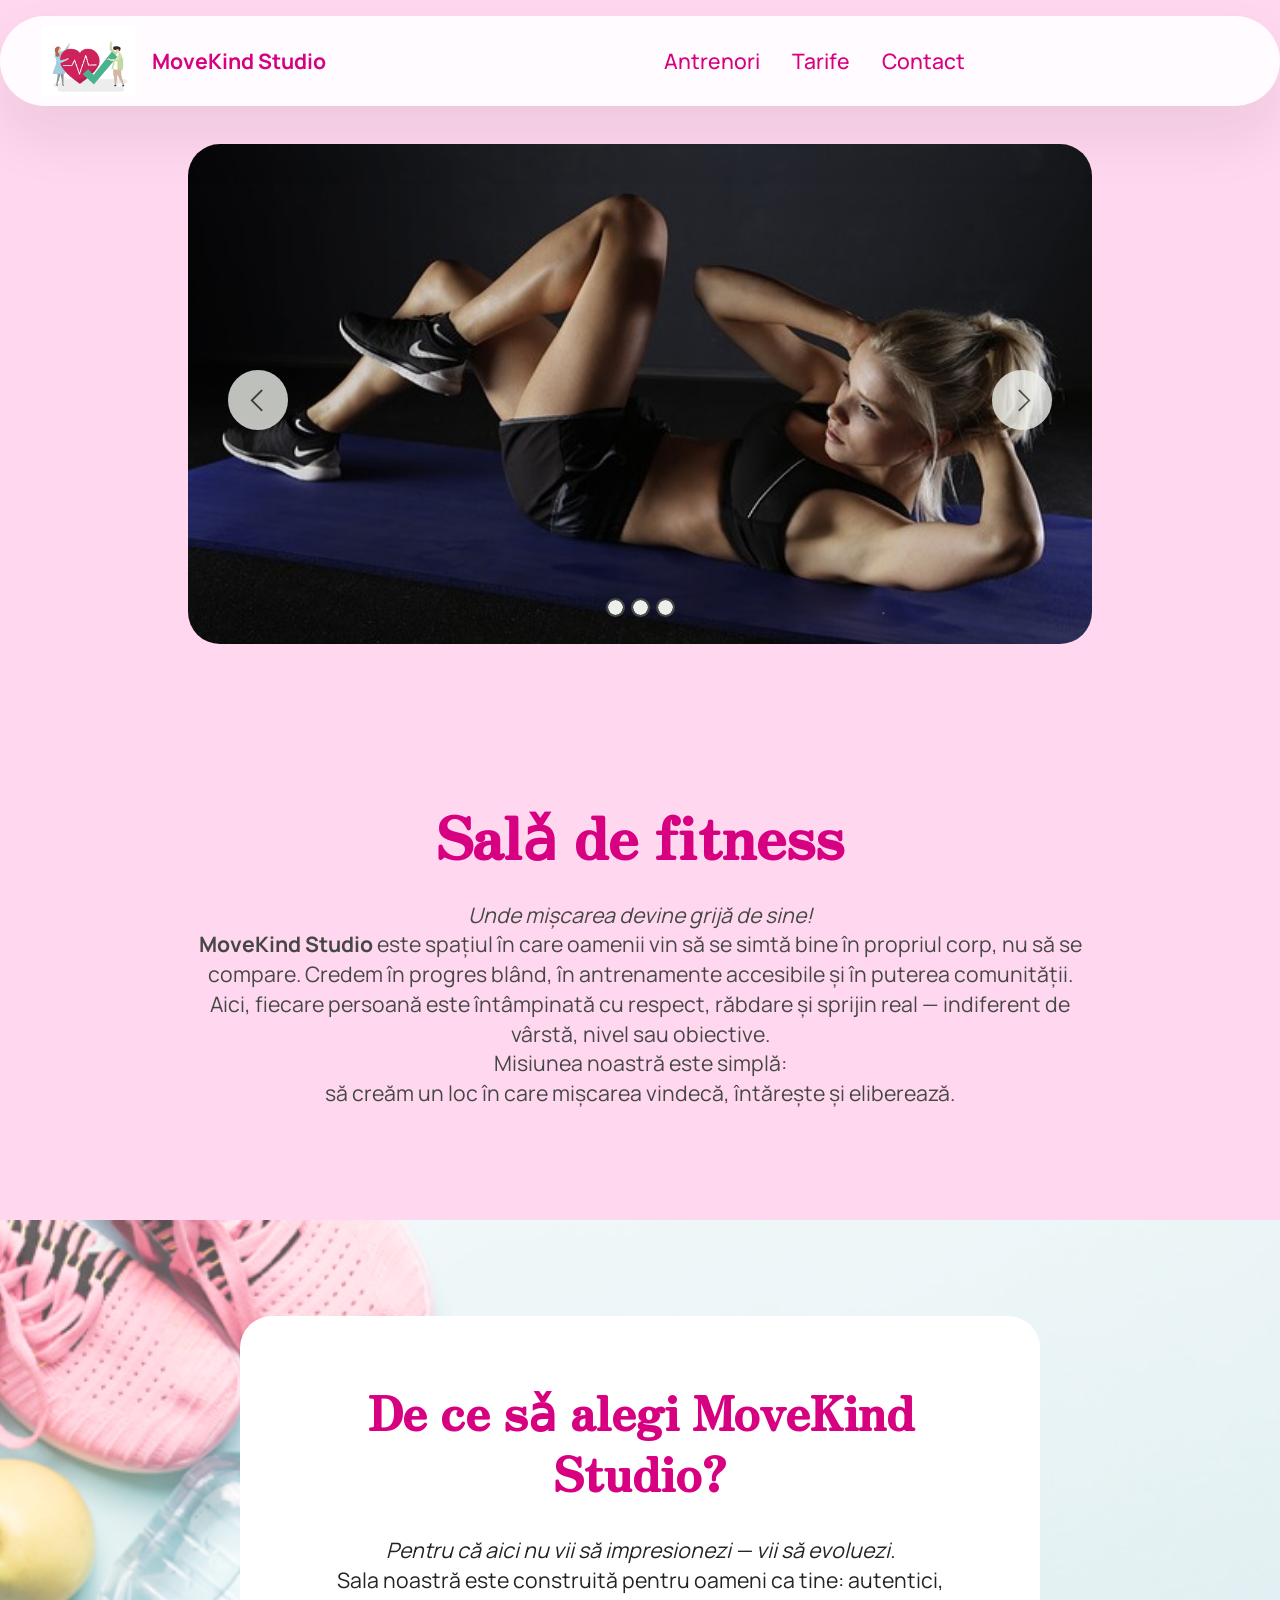
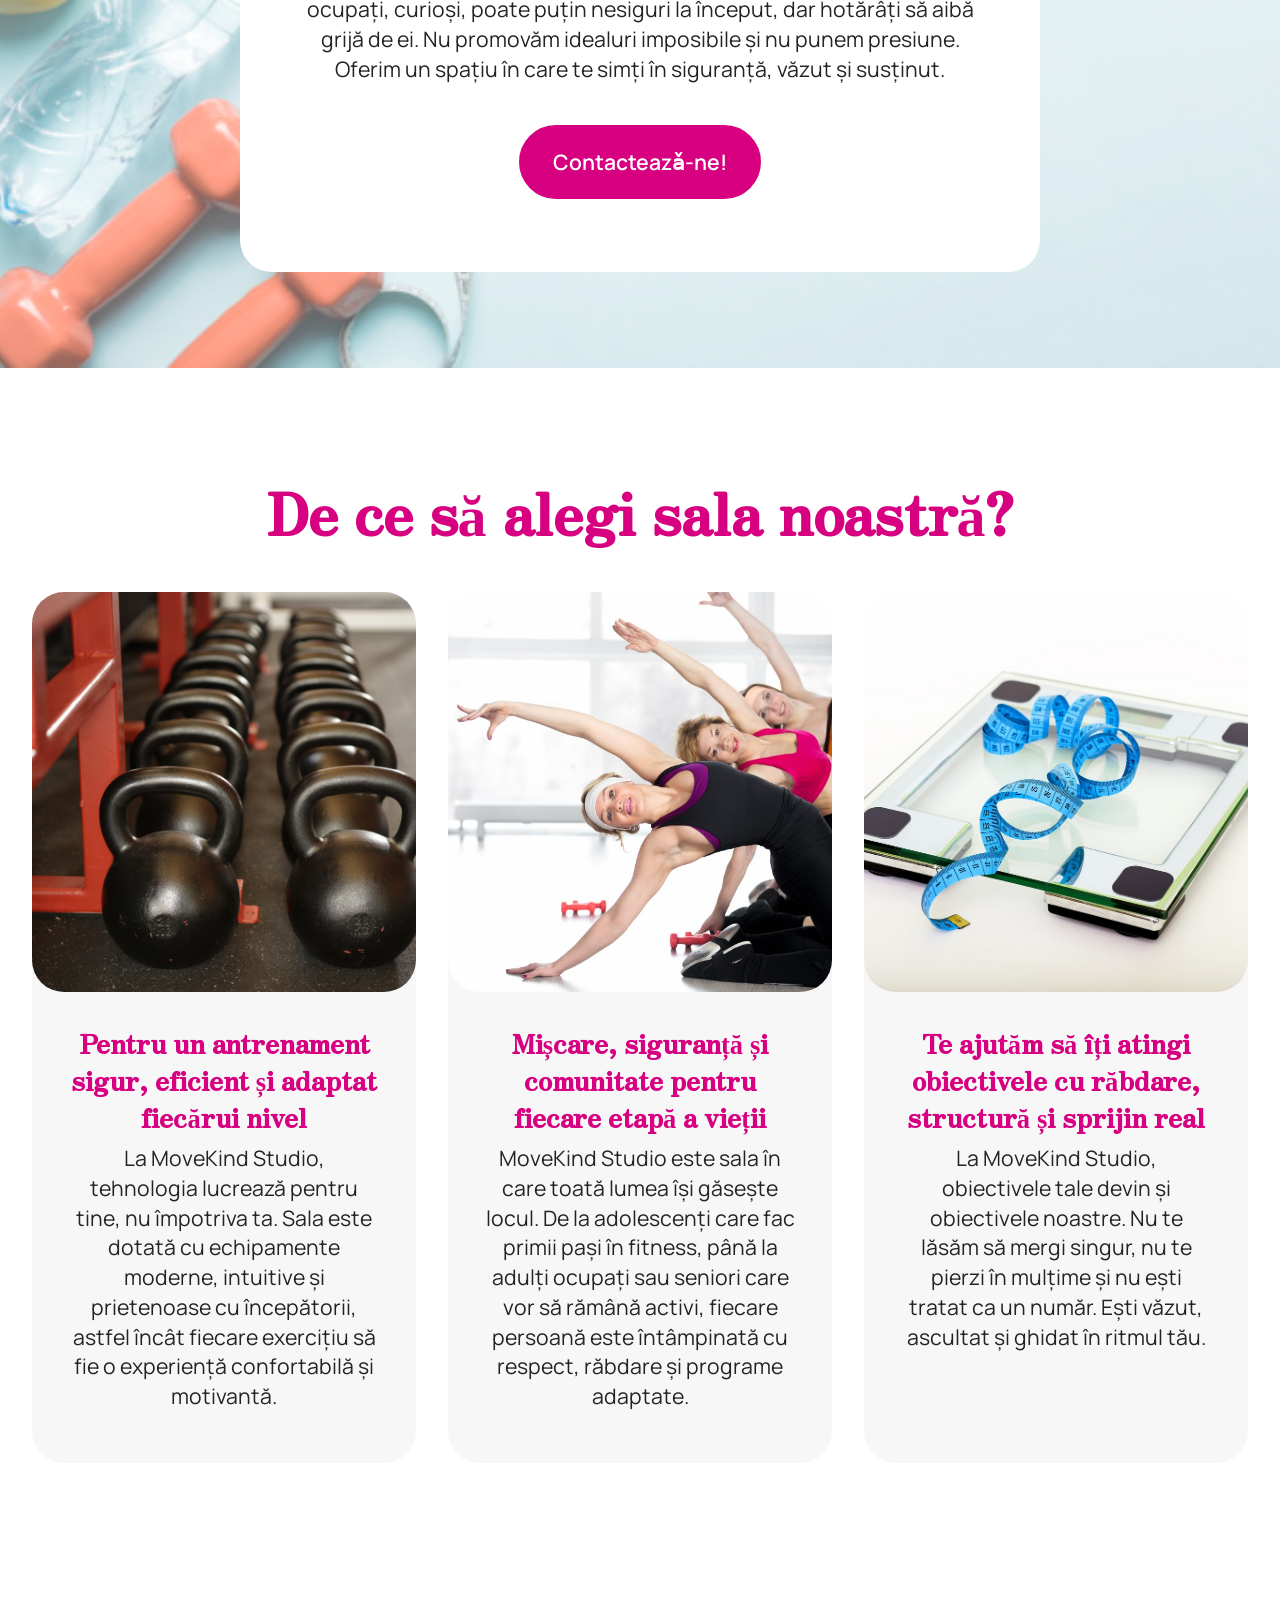
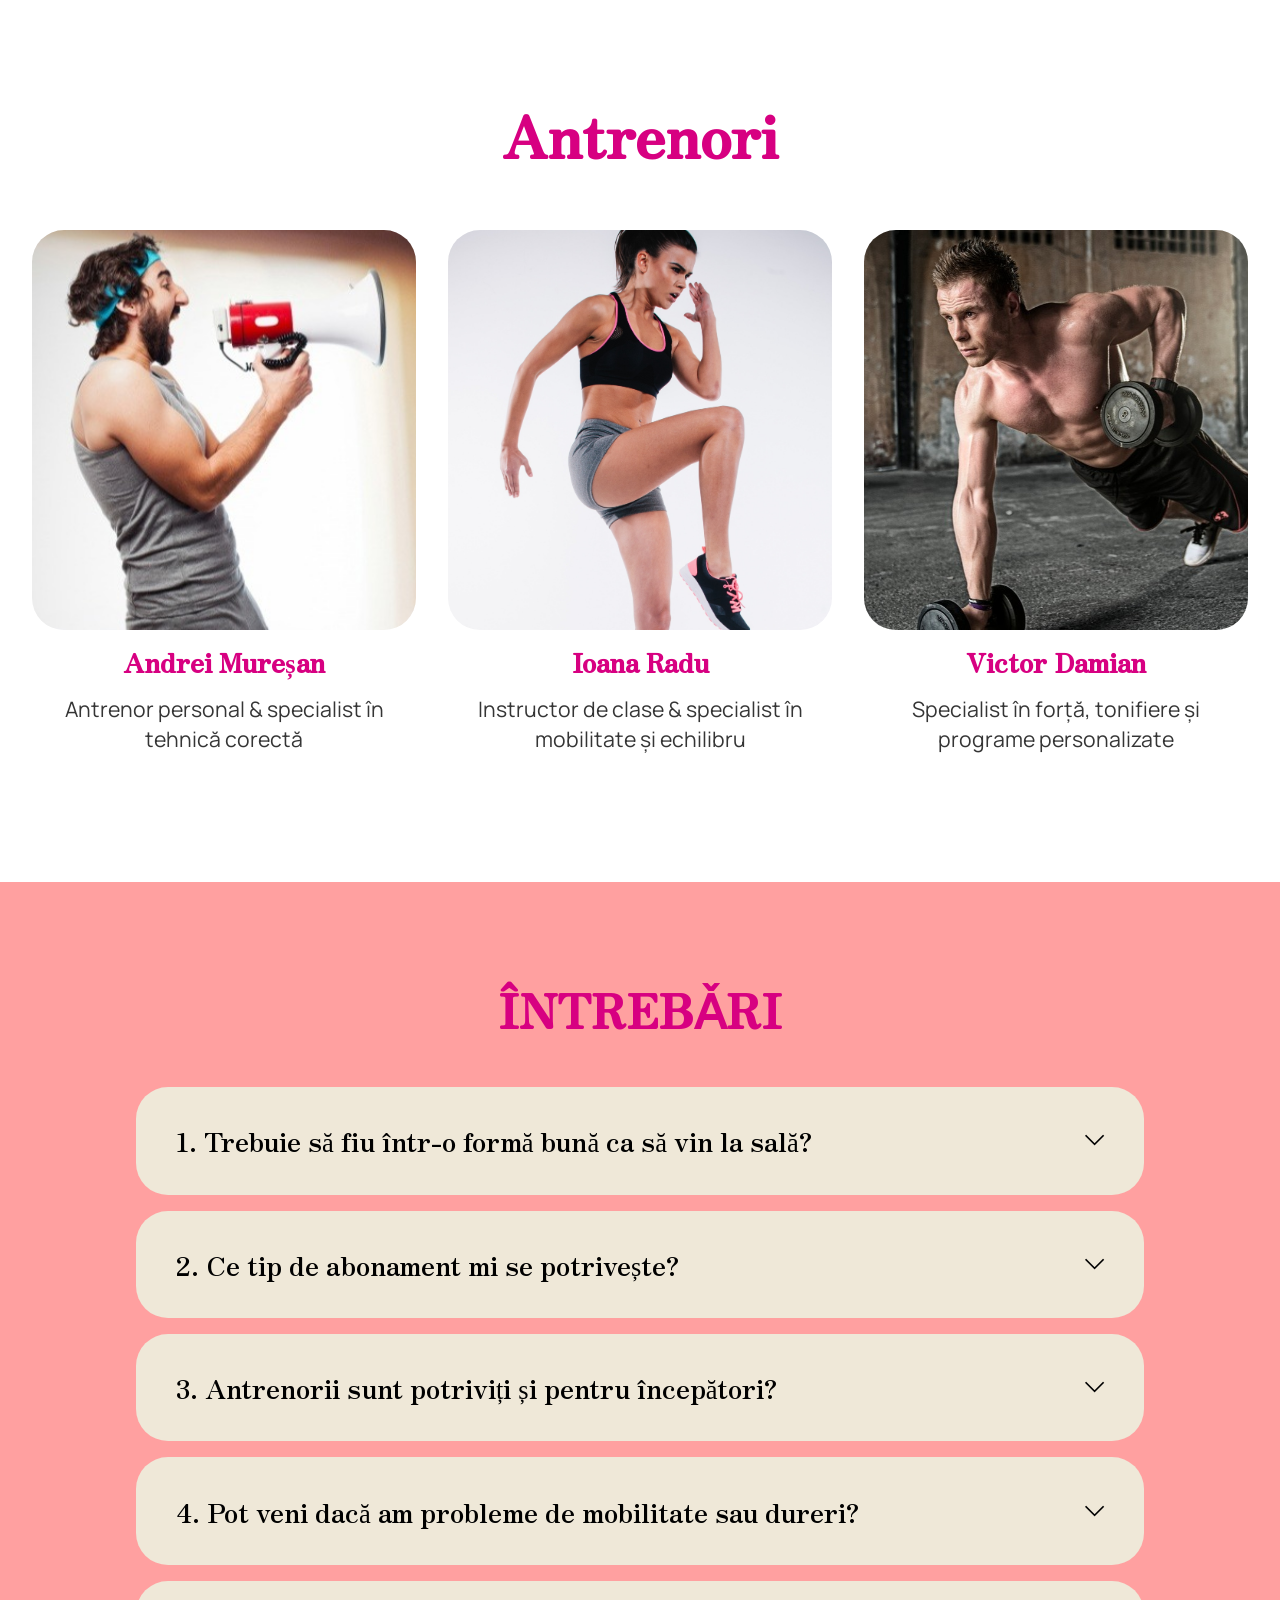
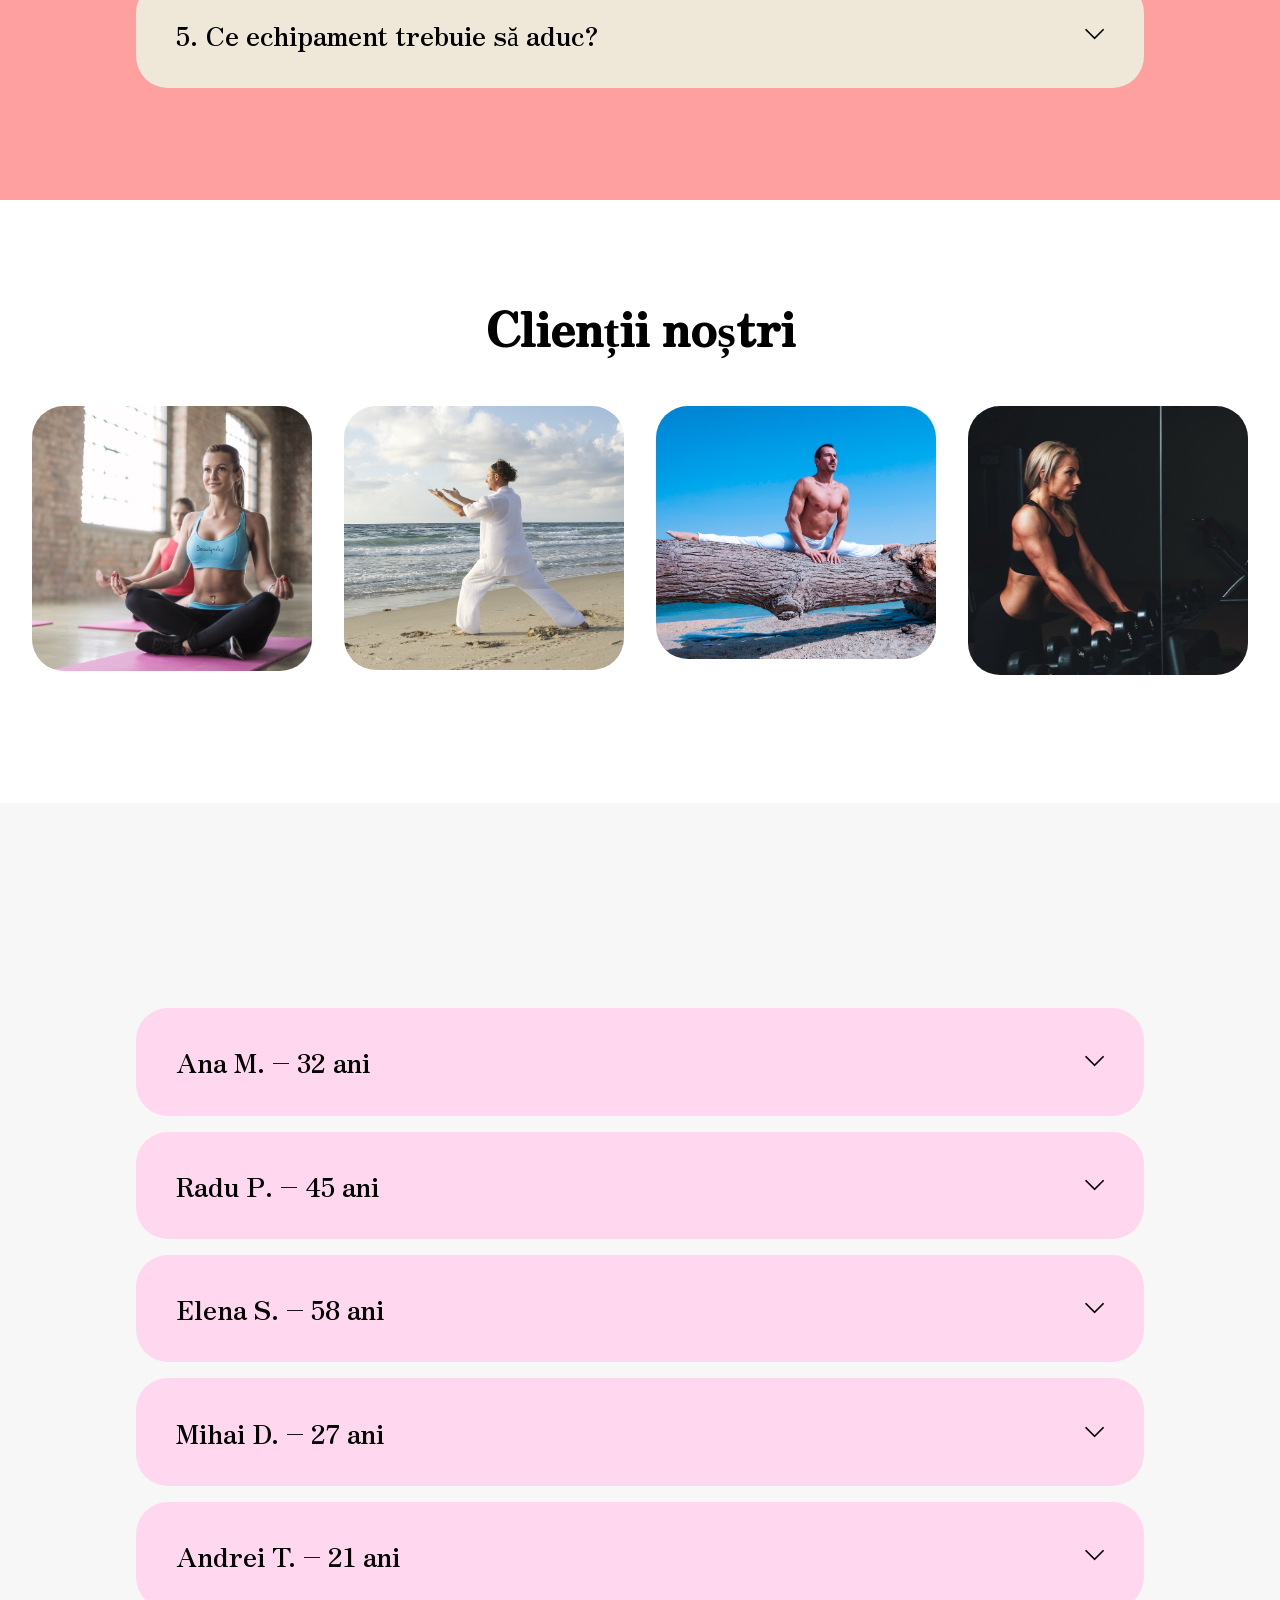
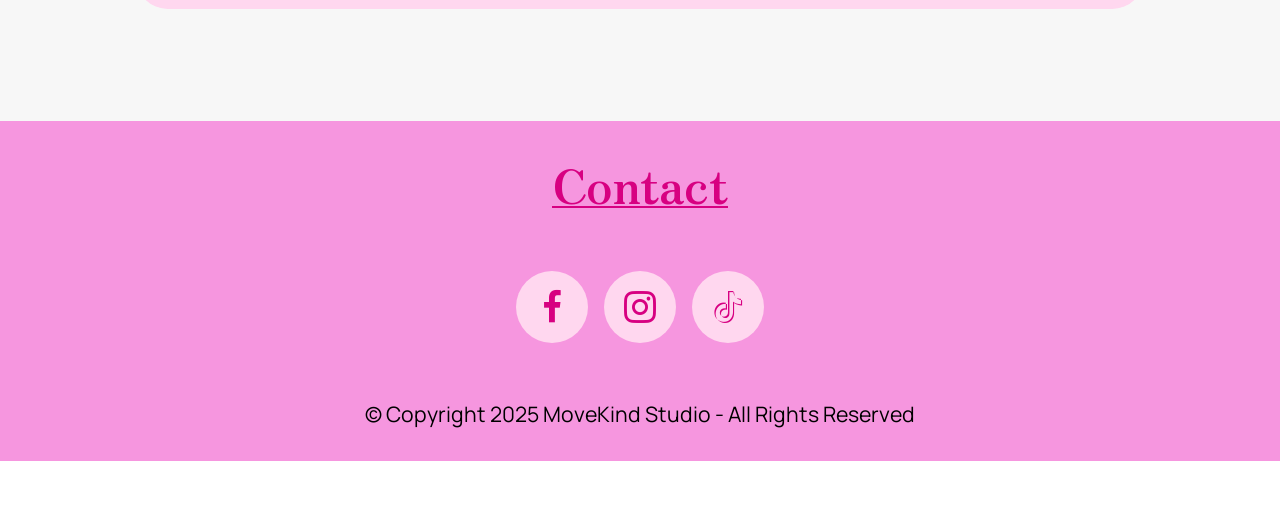
<file: index.html>
<!DOCTYPE html>
<html lang="ro">
<head>
  <!-- Site made with Mobirise Website Builder v6.1.12, https://mobirise.com -->
  <meta charset="UTF-8">
  <meta http-equiv="X-UA-Compatible" content="IE=edge">
  <meta name="generator" content="Mobirise v6.1.12, mobirise.com">
  <meta name="viewport" content="width=device-width, initial-scale=1, minimum-scale=1">
  <link rel="shortcut icon" href="assets/images/people-with-a-healthy-heart.jpg" type="image/x-icon">
  <meta name="description" content="">
  
  
  <title>MoveKind Studio</title>
  <link rel="stylesheet" href="assets/web/assets/mobirise-icons2/mobirise2.css">
  <link rel="stylesheet" href="assets/bootstrap/css/bootstrap.min.css">
  <link rel="stylesheet" href="assets/animatecss/animate.css">
  <link rel="stylesheet" href="assets/dropdown/css/style.css">
  <link rel="stylesheet" href="assets/socicon/css/styles.css">
  <link rel="stylesheet" href="assets/theme/css/style.css">
  <link rel="preload" href="https://fonts.googleapis.com/css?family=Zen+Antique:400&display=swap" as="style" onload="this.onload=null;this.rel='stylesheet'">
  <noscript><link rel="stylesheet" href="https://fonts.googleapis.com/css?family=Zen+Antique:400&display=swap"></noscript>
  <link rel="preload" href="https://fonts.googleapis.com/css?family=Manrope:200,300,400,500,600,700,800&display=swap" as="style" onload="this.onload=null;this.rel='stylesheet'">
  <noscript><link rel="stylesheet" href="https://fonts.googleapis.com/css?family=Manrope:200,300,400,500,600,700,800&display=swap"></noscript>
  <link rel="preload" as="style" href="assets/mobirise/css/mbr-additional.css?v=BJw6Pe"><link rel="stylesheet" href="assets/mobirise/css/mbr-additional.css?v=BJw6Pe" type="text/css">

  
  
  
</head>
<body>
  
  <section data-bs-version="5.1" class="menu menu1 cid-tJGsCG1vVL" once="menu" id="menu01-1">
	

	<nav class="navbar navbar-dropdown navbar-fixed-top navbar-expand-lg">
		<div class="container">
			<div class="navbar-brand">
				<span class="navbar-logo">
					
						<a href="index.html"><img src="assets/images/people-with-a-healthy-heart.jpg" alt="You Are Enough GYM Logo" style="height: 4.4rem;"></a>
					
				</span>
				<span class="navbar-caption-wrap"><a class="navbar-caption text-success text-primary display-4" href="index.html">MoveKind Studio</a></span>
			</div>
			<button class="navbar-toggler" type="button" data-toggle="collapse" data-bs-toggle="collapse" data-target="#navbarSupportedContent" data-bs-target="#navbarSupportedContent" aria-controls="navbarNavAltMarkup" aria-expanded="false" aria-label="Toggle navigation">
				<div class="hamburger">
					<span></span>
					<span></span>
					<span></span>
					<span></span>
				</div>
			</button>
			<div class="collapse navbar-collapse" id="navbarSupportedContent">
				<ul class="navbar-nav nav-dropdown nav-right" data-app-modern-menu="true"><li class="nav-item">
						<a class="nav-link link text-success text-primary display-4" href="antrenori.html">Antrenori</a>
					</li>
					<li class="nav-item">
						<a class="nav-link link text-success text-primary display-4" href="tarife.html" aria-expanded="false">Tarife</a>
					</li>
					<li class="nav-item">
						<a class="nav-link link text-success text-primary display-4" href="contact.html">Contact</a>
					</li></ul>
				
				
			</div>
		</div>
	</nav>
</section>

<section data-bs-version="5.1" class="slider05 cid-v8oovchElE" id="slider05-1x">
    

    <div class="container">
        <div class="row justify-content-center">
            <div class="col-12 col-md-9">
                <div class="carousel slide" id="v8sxFxotVS" data-ride="carousel" data-bs-ride="carousel" data-interval="4000" data-bs-interval="4000">
                    <ol class="carousel-indicators">
                        <li data-slide-to="0" data-bs-slide-to="0" class="active" data-target="#v8sxFxotVS" data-bs-target="#v8sxFxotVS"></li><li data-slide-to="1" data-bs-slide-to="1" class="" data-target="#v8sxFxotVS" data-bs-target="#v8sxFxotVS"></li><li data-slide-to="2" data-bs-slide-to="2" class="" data-target="#v8sxFxotVS" data-bs-target="#v8sxFxotVS"></li>
                        
                        
                    </ol>
                    <div class="carousel-inner">
                        <div class="carousel-item slider-image item active">
                            <div class="item-wrapper">
                                
                                <img class="d-block w-100" src="assets/images/sport-2250970.jpeg" alt="Femeie care face sport." data-slide-to="0" data-bs-slide-to="0">
                            </div>
                        </div>
                        <div class="carousel-item slider-image item">
                            <div class="item-wrapper">
                                
                                <img class="d-block w-100" src="assets/images/dance-3134828.jpeg" alt="Femeie care face sport." data-slide-to="1" data-bs-slide-to="1">
                            </div>
                        </div>
                        <div class="carousel-item slider-image item">
                            <div class="item-wrapper">
                                
                                <img class="d-block w-100" src="assets/images/cat-814952.jpeg" alt="Pisicǎ care se întinde, fǎcând sport." data-slide-to="3" data-bs-slide-to="3">
                            </div>
                        </div>
                    </div>
                    <a class="carousel-control carousel-control-prev" role="button" data-slide="prev" data-bs-slide="prev" href="#v8sxFxotVS">
                        <span class="mobi-mbri mobi-mbri-arrow-prev" aria-hidden="true"></span>
                        <span class="sr-only visually-hidden">Previous</span>
                    </a>
                    <a class="carousel-control carousel-control-next" role="button" data-slide="next" data-bs-slide="next" href="#v8sxFxotVS">
                        <span class="mobi-mbri mobi-mbri-arrow-next" aria-hidden="true"></span>
                        <span class="sr-only visually-hidden">Next</span>
                    </a>
                </div>
            </div>
        </div>
    </div>
</section>

<section data-bs-version="5.1" class="header16 cid-tJGs7X2OSn" id="header16-0">
  

  
  

  <div class="text-center container">
    
    <div class="row justify-content-center">
      <div class="col-md-12 col-lg-9">
        <h1 class="mbr-section-title mbr-fonts-style mt-4 display-1"><strong>Salǎ de fitness</strong></h1>
        <p class="mbr-text mbr-fonts-style mt-4 display-7"><em>Unde mișcarea devine grijă de sine!</em><br><strong>MoveKind Studio</strong> este spațiul în care oamenii vin să se simtă bine în propriul corp, nu să se compare. Credem în progres blând, în antrenamente accesibile și în puterea comunității.<br>Aici, fiecare persoană este întâmpinată cu respect, răbdare și sprijin real — indiferent de vârstă, nivel sau obiective.<br>Misiunea noastră este simplă:<br>să creăm un loc în care mișcarea vindecă, întărește și eliberează.</p>
        
      </div>
    </div>
  </div>
</section>

<section data-bs-version="5.1" class="header14 cid-tJGD1DIY2H" id="header14-2">
	

	
	<div class="mbr-overlay" style="opacity: 0.3; background-color: rgb(255, 255, 255);"></div>
	<div class="container">
		<div class="row justify-content-center">
			<div class="card col-12 col-md-12 col-lg-8">
				<div class="card-wrapper">
					<div class="card-box align-center">
						<h1 class="card-title mbr-fonts-style mb-4 display-2"><strong>De ce sǎ alegi MoveKind Studio?</strong></h1>
						<p class="mbr-text mbr-fonts-style mb-4 display-7"><em>Pentru că aici nu vii să impresionezi — vii să evoluezi.</em><br>Sala noastră este construită pentru oameni ca tine: autentici, ocupați, curioși, poate puțin nesiguri la început, dar hotărâți să aibă grijă de ei. Nu promovăm idealuri imposibile și nu punem presiune. Oferim un spațiu în care te simți în siguranță, văzut și susținut.<br></p>
						<div class="mbr-section-btn mt-4"><a class="btn btn-success display-7" href="contact.html">Contacteazǎ-ne!</a></div>
					</div>
				</div>
			</div>
		</div>
	</div>
</section>

<section data-bs-version="5.1" class="features4 cid-tJGEoKGifq" id="features04-3">
	
	
	<div class="container">
		<div class="mbr-section-head mb-5">
			<h1 class="mbr-section-title mbr-fonts-style align-left mb-3 display-1"><strong>De ce să alegi sala noastră?</strong></h1>
			
			
		</div>
		<div class="row">
			<div class="item features-image col-12 col-md-6 col-lg-4">
				<div class="item-wrapper">
					<div class="item-img">
						<img src="assets/images/athlete-barbell.jpg" alt="Echipament fitness.">
					</div>
					<div class="item-content">
						<h2 class="item-title mbr-fonts-style display-5"><strong>Pentru un antrenament sigur, eficient și adaptat fiecărui nivel</strong></h2>
						
						<p class="mbr-text mbr-fonts-style display-7">La MoveKind Studio, tehnologia lucrează pentru tine, nu împotriva ta. Sala este dotată cu echipamente moderne, intuitive și prietenoase cu începătorii, astfel încât fiecare exercițiu să fie o experiență confortabilă și motivantă.<br></p>
						
					</div>

				</div>
			</div>
			<div class="item features-image col-12 col-md-6 col-lg-4">
				<div class="item-wrapper">
					<div class="item-img">
						<img src="assets/images/group-of-women-doing-fitness.jpg" alt="Trei femei care fac sport.">
					</div>
					<div class="item-content">
						<h2 class="item-title mbr-fonts-style display-5"><strong>Mișcare, siguranță și comunitate pentru fiecare etapă a vieții</strong></h2>
						
						<p class="mbr-text mbr-fonts-style display-7">MoveKind Studio este sala în care toată lumea își găsește locul. De la adolescenți care fac primii pași în fitness, până la adulți ocupați sau seniori care vor să rămână activi, fiecare persoană este întâmpinată cu respect, răbdare și programe adaptate.</p>
						
					</div>
				</div>
			</div>
			<div class="item features-image col-12 col-md-6 col-lg-4">
				<div class="item-wrapper">
					<div class="item-img">
						<img src="assets/images/scale-403585.jpg" alt="Pozǎ cu un cântar şi panglicǎ de mǎsurat.">
					</div>
					<div class="item-content">
						<h2 class="item-title mbr-fonts-style display-5"><strong>Te ajutăm să îți atingi obiectivele c</strong><strong style="font-size: calc(1.28rem + 0.52 * ((100vw - 62rem) / 25));">u răbdare, structură și sprijin real</strong></h2>
						
						<p class="mbr-text mbr-fonts-style display-7">La MoveKind Studio, obiectivele tale devin și obiectivele noastre. Nu te lăsăm să mergi singur, nu te pierzi în mulțime și nu ești tratat ca un număr. Ești văzut, ascultat și ghidat în ritmul tău.<br>
						</p>
						
					</div>
				</div>
			</div>
			
			
			
		</div>
	</div>
</section>

<section data-bs-version="5.1" class="people3 cid-tJGQCkAyg1" id="people03-7">
	
	
	<div class="container">
		<div class="mbr-section-head mb-4">
			<h1 class="mbr-section-title mbr-fonts-style align-center mb-3 display-1"><strong>Antrenori</strong></h1>
			
		</div>
		<div class="row">
			<div class="item features-image col-12 col-md-6 col-lg-4">
				<div class="item-wrapper">
					<div class="item-img mb-3">
						<img src="assets/images/instructor-1.jpeg" alt="Antrenor de fitness." title="">
					</div>
					<div class="item-content align-left">
						
						<h2 class="item-subtitle mbr-fonts-style mb-3 display-5"><strong>Andrei Mureșan</strong></h2>
						<p class="mbr-text mbr-fonts-style mt-3 display-7">Antrenor personal &amp; specialist în tehnică corectă</p>
					</div>
					
				</div>
			</div>
			<div class="item features-image col-12 col-md-6 col-lg-4">
				<div class="item-wrapper">
					<div class="item-img mb-3">
						<img src="assets/images/jumping-1.jpeg" alt="Antrenoare de fitness." title="">
					</div>
					<div class="item-content align-left">
						
						<h2 class="item-subtitle mbr-fonts-style mb-3 display-5"><strong>Ioana Radu</strong></h2>
						<p class="mbr-text mbr-fonts-style mt-3 display-7">Instructor de clase &amp; specialist în mobilitate și echilibru</p>
					</div>
					
				</div>
			</div>
			<div class="item features-image col-12 col-md-6 col-lg-4">
				<div class="item-wrapper">
					<div class="item-img mb-3">
						<img src="assets/images/people-2604150.jpeg" alt="Antrenor de fitness." title="">
					</div>
					<div class="item-content align-left">
						
						<h2 class="item-subtitle mbr-fonts-style mb-3 display-5"><strong>Victor Damian</strong></h2>
						<p class="mbr-text mbr-fonts-style mt-3 display-7">Specialist în forță, tonifiere și programe personalizate<br>
						</p>
					</div>
					
				</div>
			</div>
		</div>
	</div>
</section>

<section data-bs-version="5.1" class="list1 cid-tJGRlgYbKj" id="list01-8">
	
	
	<div class="container">
		<div class="row justify-content-center">
			<div class="col-12 col-md-12 col-lg-10 m-auto">
				<div class="content">
					<div class="mbr-section-head align-left mb-5">
						
						<h1 class="mbr-section-title mb-2 mbr-fonts-style display-2"><strong>ÎNTREBǍRI</strong></h1>
					</div>
					<div id="bootstrap-accordion_6" class="panel-group accordionStyles accordion" role="tablist" aria-multiselectable="true">
						<div class="card mb-3">
							<div class="card-header" role="tab" id="headingOne">
								<a role="button" class="panel-title collapsed" data-toggle="collapse" data-bs-toggle="collapse" data-core="" href="#collapse1_6" aria-expanded="false" aria-controls="collapse1">
									<h2 class="panel-title-edit mbr-semibold mbr-fonts-style mb-0 display-5">1. Trebuie să fiu într-o formă bună ca să vin la sală?</h2>
									<span class="sign mbr-iconfont mobi-mbri-arrow-down"></span>
								</a>
							</div>
							<div id="collapse1_6" class="panel-collapse noScroll collapse" role="tabpanel" aria-labelledby="headingOne" data-parent="#accordion" data-bs-parent="#bootstrap-accordion_6">
								<div class="panel-body">
									<p class="mbr-fonts-style panel-text display-7">Nu. Sala noastră este creată special pentru oameni care sunt la început de drum sau revin după o pauză.<br>Nu există „prea puțin pregătit”. Există doar primul pas, iar noi suntem aici să te susținem.</p>
								</div>
							</div>
						</div>
						<div class="card mb-3">
							<div class="card-header" role="tab" id="headingOne">
								<a role="button" class="panel-title collapsed" data-toggle="collapse" data-bs-toggle="collapse" data-core="" href="#collapse2_6" aria-expanded="false" aria-controls="collapse2">
									<h2 class="panel-title-edit mbr-semibold mbr-fonts-style mb-0 display-5">2. Ce tip de abonament mi se potrivește?</h2>
									<span class="sign mbr-iconfont mobi-mbri-arrow-down"></span>
								</a>
							</div>
							<div id="collapse2_6" class="panel-collapse noScroll collapse" role="tabpanel" aria-labelledby="headingOne" data-parent="#accordion" data-bs-parent="#bootstrap-accordion_6">
								<div class="panel-body">
									<p class="mbr-fonts-style panel-text display-7">Depinde de obiectivele tale și de cât timp ai la dispoziție.<br>Dacă ești la început, un abonament Standard sau câteva ședințe 1:1 cu un antrenor te vor ajuta să înțelegi ce ți se potrivește cel mai bine.</p>
								</div>
							</div>
						</div>
						<div class="card mb-3">
							<div class="card-header" role="tab" id="headingOne">
								<a role="button" class="panel-title collapsed" data-toggle="collapse" data-bs-toggle="collapse" data-core="" href="#collapse3_6" aria-expanded="false" aria-controls="collapse3">
									<h2 class="panel-title-edit mbr-semibold mbr-fonts-style mb-0 display-5">3. Antrenorii sunt potriviți și pentru începători?</h2>
									<span class="sign mbr-iconfont mobi-mbri-arrow-down"></span>
								</a>
							</div>
							<div id="collapse3_6" class="panel-collapse noScroll collapse" role="tabpanel" aria-labelledby="headingOne" data-parent="#accordion" data-bs-parent="#bootstrap-accordion_6">
								<div class="panel-body">
									<p class="mbr-fonts-style panel-text display-7">Da. Echipa noastră este formată din oameni empatici, răbdători și specializați în lucrul cu persoane care nu au experiență în fitness.<br>Îți explicăm totul pas cu pas, fără presiune.</p>
								</div>
							</div>
						</div>
						<div class="card mb-3">
							<div class="card-header" role="tab" id="headingOne">
								<a role="button" class="panel-title collapsed" data-toggle="collapse" data-bs-toggle="collapse" data-core="" href="#collapse4_6" aria-expanded="false" aria-controls="collapse4">
									<h2 class="panel-title-edit mbr-semibold mbr-fonts-style mb-0 display-5">4. Pot veni dacă am probleme de mobilitate sau dureri?</h2>
									<span class="sign mbr-iconfont mobi-mbri-arrow-down"></span>
								</a>
							</div>
							<div id="collapse4_6" class="panel-collapse noScroll collapse" role="tabpanel" aria-labelledby="headingOne" data-parent="#accordion" data-bs-parent="#bootstrap-accordion_6">
								<div class="panel-body">
									<p class="mbr-fonts-style panel-text display-7">Da, în limitele siguranței.<br>Antrenorii noștri pot adapta exercițiile pentru mobilitate redusă, dureri de spate, genunchi sau alte sensibilități.<br>Dacă ai o afecțiune medicală, recomandăm să consulți și un specialist înainte de a începe.</p>
								</div>
							</div>
						</div>
						<div class="card mb-3">
							<div class="card-header" role="tab" id="headingOne">
								<a role="button" class="panel-title collapsed" data-toggle="collapse" data-bs-toggle="collapse" data-core="" href="#collapse5_6" aria-expanded="false" aria-controls="collapse5">
									<h2 class="panel-title-edit mbr-semibold mbr-fonts-style mb-0 display-5">5. Ce echipament trebuie să aduc?</h2>
									<span class="sign mbr-iconfont mobi-mbri-arrow-down"></span>
								</a>
							</div>
							<div id="collapse5_6" class="panel-collapse noScroll collapse" role="tabpanel" aria-labelledby="headingOne" data-parent="#accordion" data-bs-parent="#bootstrap-accordion_6">
								<div class="panel-body">
									<p class="mbr-fonts-style panel-text display-7">Doar haine comode, încălțăminte sport și o sticlă de apă.<br>Restul găsești la noi: echipamente moderne, spații curate și tot ce ai nevoie pentru un antrenament confortabil.</p>
								</div>
							</div>
						</div>
						
					</div>
				</div>
			</div>
		</div>
	</div>
</section>

<section data-bs-version="5.1" class="gallery3 cid-v8ot8uprQI" id="gallery03-20">
    
    
    <div class="container-fluid">
      <div class="row justify-content-center">
        <div class="col-12 content-head">
          <div class="mbr-section-head mb-5">
            <h1 class="mbr-section-title mbr-fonts-style align-center mb-0 display-2"><strong>Clienții noștri</strong></h1>
            
          </div>
        </div>
      </div>
      <div class="row">
        <div class="item features-image col-12 col-md-6 col-lg-3">
          <div class="item-wrapper">
            <div class="item-img">
              <img src="assets/images/class4.jpeg" alt="Femeie care face sport." title="" data-slide-to="0" data-bs-slide-to="0">
            </div>
            
          </div>
        </div>
        <div class="item features-image col-12 col-md-6 col-lg-3">
          <div class="item-wrapper">
            <div class="item-img">
              <img src="assets/images/tai-qi-1583805.jpeg" alt="Bǎrbat care face yoga pe plajǎ." title="" data-slide-to="1" data-bs-slide-to="1">
            </div>
            
          </div>
        </div>
        <div class="item features-image col-12 col-md-6 col-lg-3">
          <div class="item-wrapper">
            <div class="item-img">
              <img src="assets/images/acro-pose-acro-yoga-acro-yoga-pose-1346163.jpeg" alt="Bǎrbat care face yoga pe plajǎ." title="" data-slide-to="2" data-bs-slide-to="2">
            </div>
            
          </div>
        </div>
        <div class="item features-image col-12 col-md-6 col-lg-3">
          <div class="item-wrapper">
            <div class="item-img">
              <img src="assets/images/training-828726.jpeg" alt="Femeie care face sport cu gantere." title="" data-slide-to="3" data-bs-slide-to="3">
            </div>
            
          </div>
        </div>
      </div>
    </div>
  </section>

<section data-bs-version="5.1" class="list1 cid-v8ny3Zacqn" id="list01-1c">
	
	
	<div class="container">
		<div class="row justify-content-center">
			<div class="col-12 col-md-12 col-lg-10 m-auto">
				<div class="content">
					<div class="mbr-section-head align-left mb-5">
						
						<h1 class="mbr-section-title mb-2 mbr-fonts-style display-2"><strong>Review-uri</strong></h1>
					</div>
					<div id="bootstrap-accordion_8" class="panel-group accordionStyles accordion" role="tablist" aria-multiselectable="true">
						<div class="card mb-3">
							<div class="card-header" role="tab" id="headingOne">
								<a role="button" class="panel-title collapsed" data-toggle="collapse" data-bs-toggle="collapse" data-core="" href="#collapse1_8" aria-expanded="false" aria-controls="collapse1">
									<h2 class="panel-title-edit mbr-semibold mbr-fonts-style mb-0 display-5">Ana M. – 32 ani</h2>
									<span class="sign mbr-iconfont mobi-mbri-arrow-down"></span>
								</a>
							</div>
							<div id="collapse1_8" class="panel-collapse noScroll collapse" role="tabpanel" aria-labelledby="headingOne" data-parent="#accordion" data-bs-parent="#bootstrap-accordion_8">
								<div class="panel-body">
									<p class="mbr-fonts-style panel-text display-7">„Este prima sală în care nu m-am simțit judecată. Antrenorii sunt incredibil de răbdători, iar atmosfera este atât de prietenoasă încât abia aștept fiecare antrenament. Am câștigat nu doar forță, ci și încredere.”<br></p>
								</div>
							</div>
						</div>
						<div class="card mb-3">
							<div class="card-header" role="tab" id="headingOne">
								<a role="button" class="panel-title collapsed" data-toggle="collapse" data-bs-toggle="collapse" data-core="" href="#collapse2_8" aria-expanded="false" aria-controls="collapse2">
									<h2 class="panel-title-edit mbr-semibold mbr-fonts-style mb-0 display-5">Radu P. – 45 ani</h2>
									<span class="sign mbr-iconfont mobi-mbri-arrow-down"></span>
								</a>
							</div>
							<div id="collapse2_8" class="panel-collapse noScroll collapse" role="tabpanel" aria-labelledby="headingOne" data-parent="#accordion" data-bs-parent="#bootstrap-accordion_8">
								<div class="panel-body">
									<p class="mbr-fonts-style panel-text display-7">„Am revenit la sport după o pauză lungă și eram foarte nesigur. Aici am găsit exact ce aveam nevoie: exerciții adaptate, explicații clare și oameni care chiar te ascultă. Progresul meu este vizibil și mă simt mai bine ca niciodată.”</p>
								</div>
							</div>
						</div>
						<div class="card mb-3">
							<div class="card-header" role="tab" id="headingOne">
								<a role="button" class="panel-title collapsed" data-toggle="collapse" data-bs-toggle="collapse" data-core="" href="#collapse3_8" aria-expanded="false" aria-controls="collapse3">
									<h2 class="panel-title-edit mbr-semibold mbr-fonts-style mb-0 display-5">Elena S. – 58 ani</h2>
									<span class="sign mbr-iconfont mobi-mbri-arrow-down"></span>
								</a>
							</div>
							<div id="collapse3_8" class="panel-collapse noScroll collapse" role="tabpanel" aria-labelledby="headingOne" data-parent="#accordion" data-bs-parent="#bootstrap-accordion_8">
								<div class="panel-body">
									<p class="mbr-fonts-style panel-text display-7">„Mi-a fost teamă că nu voi ține pasul, dar antrenorii au adaptat totul pentru mine. Mă simt în siguranță, mobilitatea mi s-a îmbunătățit și vin cu drag de fiecare dată. Este o sală pentru toate vârstele, cu adevărat.”</p>
								</div>
							</div>
						</div>
						<div class="card mb-3">
							<div class="card-header" role="tab" id="headingOne">
								<a role="button" class="panel-title collapsed" data-toggle="collapse" data-bs-toggle="collapse" data-core="" href="#collapse4_8" aria-expanded="false" aria-controls="collapse4">
									<h2 class="panel-title-edit mbr-semibold mbr-fonts-style mb-0 display-5">Mihai D. – 27 ani</h2>
									<span class="sign mbr-iconfont mobi-mbri-arrow-down"></span>
								</a>
							</div>
							<div id="collapse4_8" class="panel-collapse noScroll collapse" role="tabpanel" aria-labelledby="headingOne" data-parent="#accordion" data-bs-parent="#bootstrap-accordion_8">
								<div class="panel-body">
									<p class="mbr-fonts-style panel-text display-7">„Echipamente moderne, spațiu curat și antrenori profesioniști. Dar ce m-a surprins cel mai mult este atmosfera: caldă, fără presiune, fără aroganță. Aici chiar simți că faci parte dintr-o comunitate.”</p>
								</div>
							</div>
						</div>
						<div class="card mb-3">
							<div class="card-header" role="tab" id="headingOne">
								<a role="button" class="panel-title collapsed" data-toggle="collapse" data-bs-toggle="collapse" data-core="" href="#collapse5_8" aria-expanded="false" aria-controls="collapse5">
									<h2 class="panel-title-edit mbr-semibold mbr-fonts-style mb-0 display-5">Andrei T. – 21 ani</h2>
									<span class="sign mbr-iconfont mobi-mbri-arrow-down"></span>
								</a>
							</div>
							<div id="collapse5_8" class="panel-collapse noScroll collapse" role="tabpanel" aria-labelledby="headingOne" data-parent="#accordion" data-bs-parent="#bootstrap-accordion_8">
								<div class="panel-body">
									<p class="mbr-fonts-style panel-text display-7">„Am început ca începător total și nu știam nimic despre exerciții. Aici am învățat tehnica corectă, fără rușine și fără stres. Mă simt mult mai puternic și mai sigur pe mine.”<br></p>
								</div>
							</div>
						</div>
						
					</div>
				</div>
			</div>
		</div>
	</div>
</section>

<section data-bs-version="5.1" class="footer3 programm5 cid-tL7oDZlVRK" once="footers" id="footer03-3">

        

    

    <div class="container">
        <div class="row">

            <div class="row-links mb-4">
                <ul class="header-menu">
                  
                  
                  
                  
                <li class="header-menu-item mbr-fonts-style display-2"><a href="contact.html" class="text-primary">Contact</a></li></ul>
              </div>

            <div class="col-12">
                <div class="social-row">
                    <div class="soc-item">
                        <a href="https://www.facebook.com" target="_blank">
                            <span class="mbr-iconfont display-7 socicon-facebook socicon"></span>
                        </a>
                    </div>
                    <div class="soc-item">
                        <a href="https://www.instagram.com" target="_blank">
                            <span class="mbr-iconfont socicon-instagram socicon"></span>
                        </a>
                    </div>
                    <div class="soc-item">
                        <a href="https://www.tiktok.com" target="_blank">
                            <span class="mbr-iconfont socicon-tiktok socicon"></span>
                        </a>
                    </div>
                    
                    
                </div>
            </div>
            <div class="col-12 mt-5">
                <p class="mbr-fonts-style copyright display-7">
                    © Copyright 2025 MoveKind Studio - All Rights Reserved
                </p>
            </div>
        </div>
    </div>
</section><section class="display-7" style="padding: 0;align-items: center;justify-content: center;flex-wrap: wrap;    align-content: center;display: flex;position: relative;height: 4rem;"><a href="https://mobiri.se/4422469" style="flex: 1 1;height: 4rem;position: absolute;width: 100%;z-index: 1;"><img alt="" style="height: 4rem;" src="[data-uri]"></a><p style="margin: 0;text-align: center;" class="display-7">&#8204;</p><a style="z-index:1" href="https://mobirise.com/builder/ai-website-maker.html">Best AI Website Maker</a></section><script src="assets/bootstrap/js/bootstrap.bundle.min.js"></script>  <script src="assets/smoothscroll/smooth-scroll.js"></script>  <script src="assets/ytplayer/index.js"></script>  <script src="assets/dropdown/js/navbar-dropdown.js"></script>  <script src="assets/mbr-switch-arrow/mbr-switch-arrow.js"></script>  <script src="assets/theme/js/script.js"></script>  
  
  
  <input name="animation" type="hidden">
  </body>
</html>
</file>
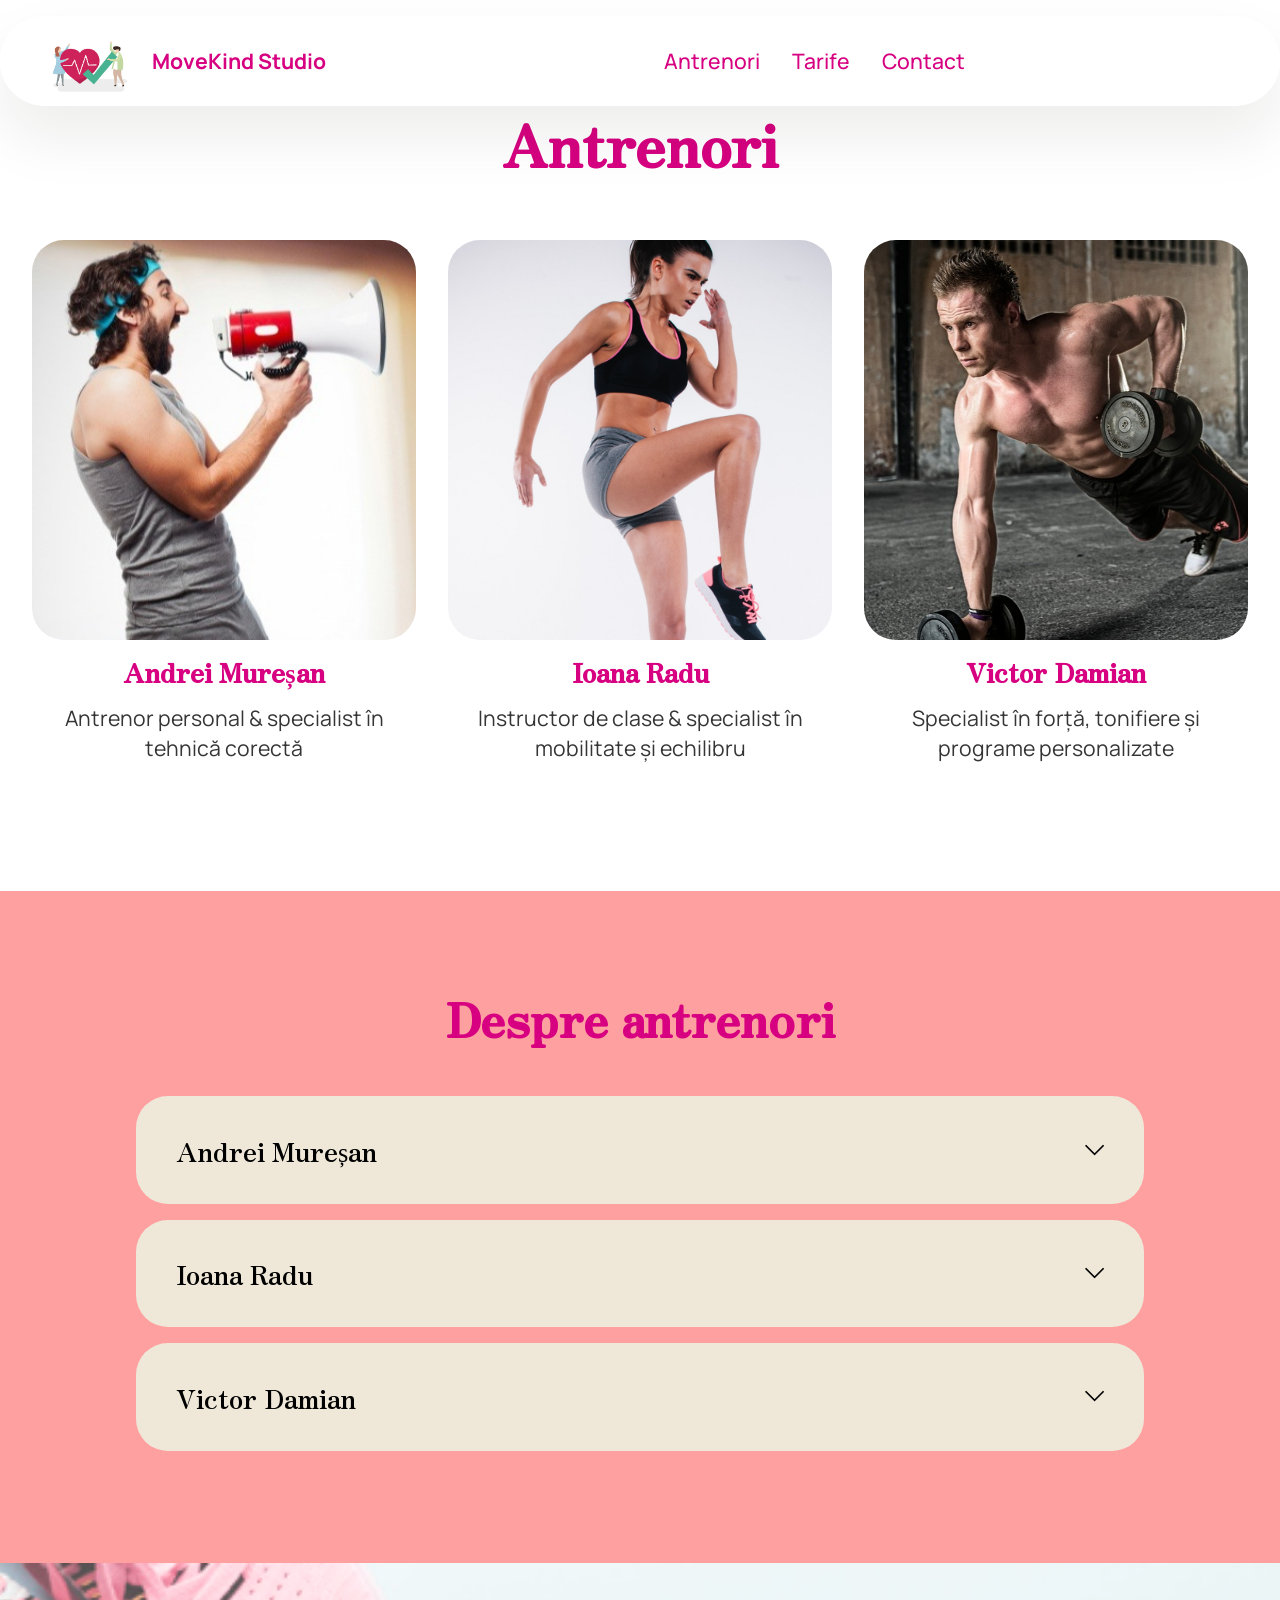
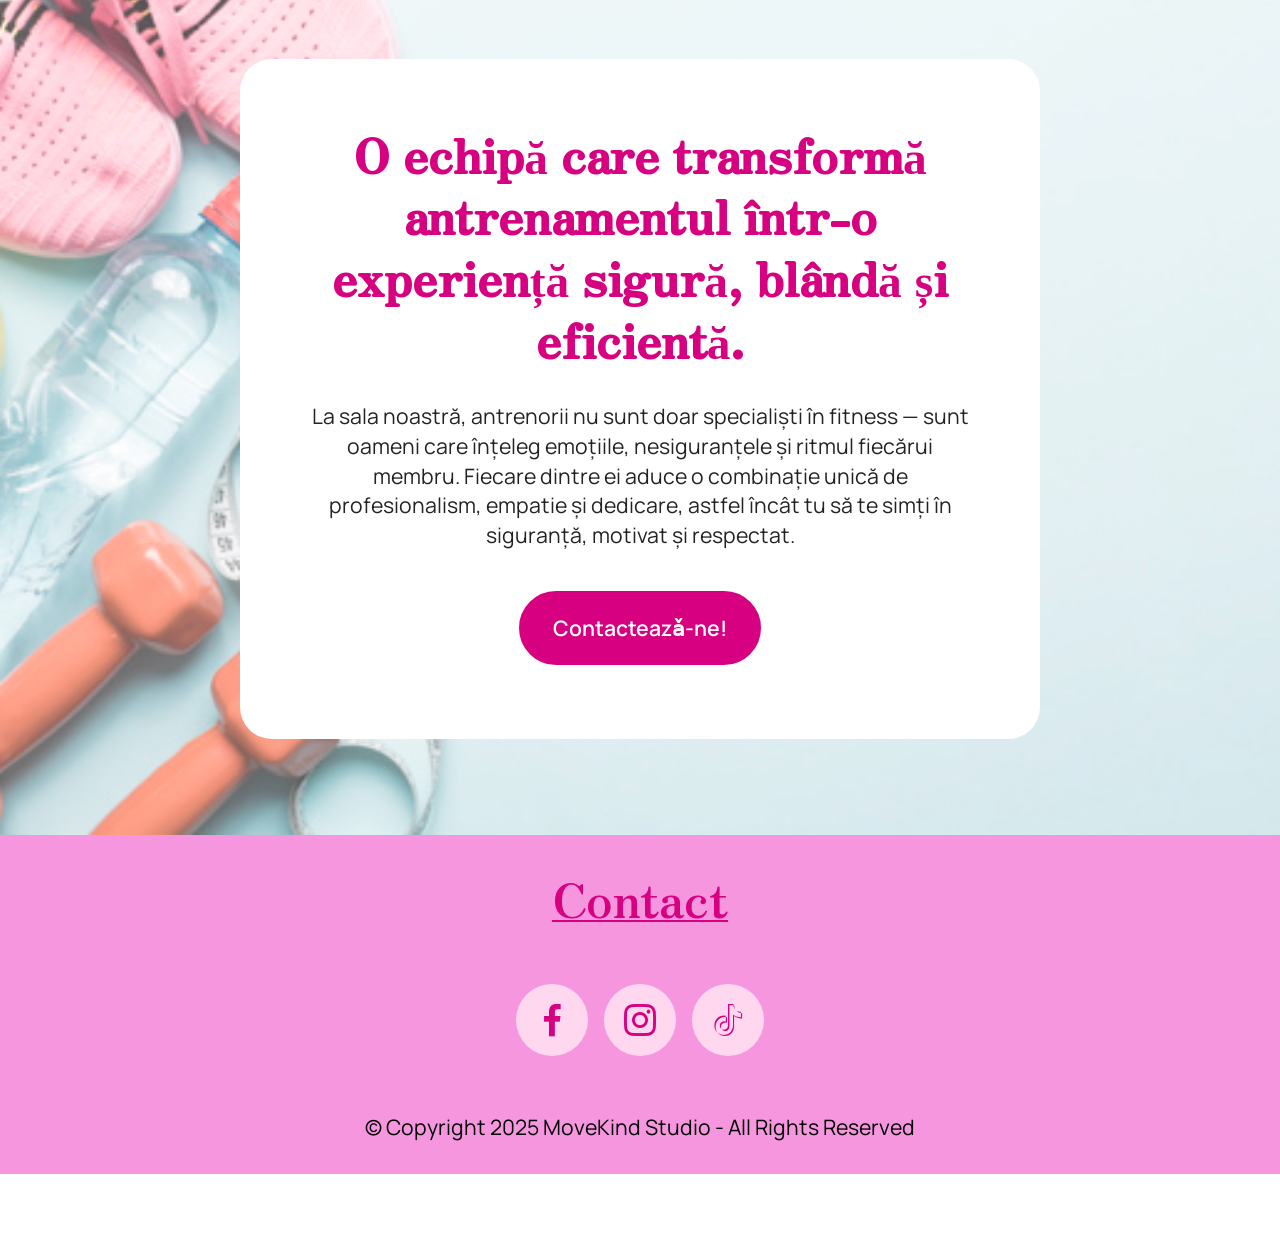
<file: antrenori.html>
<!DOCTYPE html>
<html lang="ro">
<head>
  <!-- Site made with Mobirise Website Builder v6.1.12, https://mobirise.com -->
  <meta charset="UTF-8">
  <meta http-equiv="X-UA-Compatible" content="IE=edge">
  <meta name="generator" content="Mobirise v6.1.12, mobirise.com">
  <meta name="viewport" content="width=device-width, initial-scale=1, minimum-scale=1">
  <link rel="shortcut icon" href="assets/images/people-with-a-healthy-heart.jpg" type="image/x-icon">
  <meta name="description" content="">
  
  
  <title>Antrenori</title>
  <link rel="stylesheet" href="assets/web/assets/mobirise-icons2/mobirise2.css">
  <link rel="stylesheet" href="assets/bootstrap/css/bootstrap.min.css">
  <link rel="stylesheet" href="assets/animatecss/animate.css">
  <link rel="stylesheet" href="assets/dropdown/css/style.css">
  <link rel="stylesheet" href="assets/socicon/css/styles.css">
  <link rel="stylesheet" href="assets/theme/css/style.css">
  <link rel="preload" href="https://fonts.googleapis.com/css?family=Zen+Antique:400&display=swap" as="style" onload="this.onload=null;this.rel='stylesheet'">
  <noscript><link rel="stylesheet" href="https://fonts.googleapis.com/css?family=Zen+Antique:400&display=swap"></noscript>
  <link rel="preload" href="https://fonts.googleapis.com/css?family=Manrope:200,300,400,500,600,700,800&display=swap" as="style" onload="this.onload=null;this.rel='stylesheet'">
  <noscript><link rel="stylesheet" href="https://fonts.googleapis.com/css?family=Manrope:200,300,400,500,600,700,800&display=swap"></noscript>
  <link rel="preload" as="style" href="assets/mobirise/css/mbr-additional.css?v=lE97c4"><link rel="stylesheet" href="assets/mobirise/css/mbr-additional.css?v=lE97c4" type="text/css">

  
  
  
</head>
<body>
  
  <section data-bs-version="5.1" class="menu menu1 cid-v8jRonCNwP" once="menu" id="menu01-n">
	

	<nav class="navbar navbar-dropdown navbar-fixed-top navbar-expand-lg">
		<div class="container">
			<div class="navbar-brand">
				<span class="navbar-logo">
					
						<a href="index.html"><img src="assets/images/people-with-a-healthy-heart.jpg" alt="You Are Enough GYM Logo" style="height: 4.4rem;"></a>
					
				</span>
				<span class="navbar-caption-wrap"><a class="navbar-caption text-success text-primary display-4" href="index.html">MoveKind Studio</a></span>
			</div>
			<button class="navbar-toggler" type="button" data-toggle="collapse" data-bs-toggle="collapse" data-target="#navbarSupportedContent" data-bs-target="#navbarSupportedContent" aria-controls="navbarNavAltMarkup" aria-expanded="false" aria-label="Toggle navigation">
				<div class="hamburger">
					<span></span>
					<span></span>
					<span></span>
					<span></span>
				</div>
			</button>
			<div class="collapse navbar-collapse" id="navbarSupportedContent">
				<ul class="navbar-nav nav-dropdown nav-right" data-app-modern-menu="true"><li class="nav-item">
						<a class="nav-link link text-success text-primary display-4" href="antrenori.html">Antrenori</a>
					</li>
					<li class="nav-item">
						<a class="nav-link link text-success text-primary display-4" href="tarife.html" aria-expanded="false">Tarife</a>
					</li>
					<li class="nav-item">
						<a class="nav-link link text-success text-primary display-4" href="contact.html">Contact</a>
					</li></ul>
				
				
			</div>
		</div>
	</nav>
</section>

<section data-bs-version="5.1" class="people3 cid-v8jRooYUCH" id="people03-r">
	
	
	<div class="container">
		<div class="mbr-section-head mb-4">
			<h1 class="mbr-section-title mbr-fonts-style align-center mb-3 display-1"><strong>Antrenori</strong></h1>
			
		</div>
		<div class="row">
			<div class="item features-image col-12 col-md-6 col-lg-4">
				<div class="item-wrapper">
					<div class="item-img mb-3">
						<img src="assets/images/instructor-1.jpeg" alt="Antrenor de fitness." title="">
					</div>
					<div class="item-content align-left">
						
						<h2 class="item-subtitle mbr-fonts-style mb-3 display-5"><strong>Andrei Mureșan</strong></h2>
						<p class="mbr-text mbr-fonts-style mt-3 display-7">Antrenor personal &amp; specialist în tehnică corectă</p>
					</div>
					
				</div>
			</div>
			<div class="item features-image col-12 col-md-6 col-lg-4">
				<div class="item-wrapper">
					<div class="item-img mb-3">
						<img src="assets/images/jumping-2.jpeg" alt="Antrenoare de fitness." title="">
					</div>
					<div class="item-content align-left">
						
						<h2 class="item-subtitle mbr-fonts-style mb-3 display-5"><strong>Ioana Radu</strong></h2>
						<p class="mbr-text mbr-fonts-style mt-3 display-7">Instructor de clase &amp; specialist în mobilitate și echilibru</p>
					</div>
					
				</div>
			</div>
			<div class="item features-image col-12 col-md-6 col-lg-4">
				<div class="item-wrapper">
					<div class="item-img mb-3">
						<img src="assets/images/people-2604150.jpeg" alt="Antrenor de fitness." title="">
					</div>
					<div class="item-content align-left">
						
						<h2 class="item-subtitle mbr-fonts-style mb-3 display-5"><strong>Victor Damian</strong></h2>
						<p class="mbr-text mbr-fonts-style mt-3 display-7">Specialist în forță, tonifiere și programe personalizate<br>
						</p>
					</div>
					
				</div>
			</div>
		</div>
	</div>
</section>

<section data-bs-version="5.1" class="list1 cid-v8jRop9jdG" id="list01-s">
	
	
	<div class="container">
		<div class="row justify-content-center">
			<div class="col-12 col-md-12 col-lg-10 m-auto">
				<div class="content">
					<div class="mbr-section-head align-left mb-5">
						
						<h1 class="mbr-section-title mb-2 mbr-fonts-style display-2"><strong>Despre antrenori</strong></h1>
					</div>
					<div id="bootstrap-accordion_12" class="panel-group accordionStyles accordion" role="tablist" aria-multiselectable="true">
						<div class="card mb-3">
							<div class="card-header" role="tab" id="headingOne">
								<a role="button" class="panel-title collapsed" data-toggle="collapse" data-bs-toggle="collapse" data-core="" href="#collapse1_12" aria-expanded="false" aria-controls="collapse1">
									<h2 class="panel-title-edit mbr-semibold mbr-fonts-style mb-0 display-5">Andrei Mureșan</h2>
									<span class="sign mbr-iconfont mobi-mbri-arrow-down"></span>
								</a>
							</div>
							<div id="collapse1_12" class="panel-collapse noScroll collapse" role="tabpanel" aria-labelledby="headingOne" data-parent="#accordion" data-bs-parent="#bootstrap-accordion_12">
								<div class="panel-body">
									<p class="mbr-fonts-style panel-text display-7">Andrei este genul de antrenor care îți schimbă complet percepția despre fitness. Cu peste 8 ani de experiență în lucrul cu începători, el crede că fiecare corp are propria poveste și propriul ritm. Este calm, atent și extrem de răbdător, iar stilul lui de lucru pune accent pe siguranță și încredere.<br>Andrei îți explică fiecare exercițiu pe înțelesul tău, îți corectează postura cu blândețe și îți arată cum să îți folosești corpul fără durere sau teamă. Pentru el, progresul nu înseamnă doar kilograme ridicate, ci modul în care te simți în corpul tău.<br>Este antrenorul ideal dacă vrei să începi fără presiune și să înveți tehnica „așa cum trebuie”.</p>
								</div>
							</div>
						</div>
						<div class="card mb-3">
							<div class="card-header" role="tab" id="headingOne">
								<a role="button" class="panel-title collapsed" data-toggle="collapse" data-bs-toggle="collapse" data-core="" href="#collapse2_12" aria-expanded="false" aria-controls="collapse2">
									<h2 class="panel-title-edit mbr-semibold mbr-fonts-style mb-0 display-5">Ioana Radu</h2>
									<span class="sign mbr-iconfont mobi-mbri-arrow-down"></span>
								</a>
							</div>
							<div id="collapse2_12" class="panel-collapse noScroll collapse" role="tabpanel" aria-labelledby="headingOne" data-parent="#accordion" data-bs-parent="#bootstrap-accordion_12">
								<div class="panel-body">
									<p class="mbr-fonts-style panel-text display-7">Ioana este energia caldă a sălii. Zâmbetul ei te face să te simți în siguranță din primul minut, iar stilul ei de predare este o combinație perfectă între profesionalism și empatie.<br>Cu o formare solidă în yoga, pilates și antrenamente funcționale, Ioana știe să adapteze fiecare mișcare astfel încât să fie accesibilă oricui — de la adolescenți la seniori.<br>Clasele ei sunt despre respirație, fluiditate și reconectare cu propriul corp.<br>Dacă ai avut vreodată impresia că „nu ești suficient de flexibil” sau „nu ești făcut pentru clase”, Ioana îți va demonstra contrariul. Ea creează un spațiu în care te simți văzut, respectat și încurajat să îți asculți corpul.</p>
								</div>
							</div>
						</div>
						<div class="card mb-3">
							<div class="card-header" role="tab" id="headingOne">
								<a role="button" class="panel-title collapsed" data-toggle="collapse" data-bs-toggle="collapse" data-core="" href="#collapse3_12" aria-expanded="false" aria-controls="collapse3">
									<h2 class="panel-title-edit mbr-semibold mbr-fonts-style mb-0 display-5">Victor Damian</h2>
									<span class="sign mbr-iconfont mobi-mbri-arrow-down"></span>
								</a>
							</div>
							<div id="collapse3_12" class="panel-collapse noScroll collapse" role="tabpanel" aria-labelledby="headingOne" data-parent="#accordion" data-bs-parent="#bootstrap-accordion_12">
								<div class="panel-body">
									<p class="mbr-fonts-style panel-text display-7">Victor este antrenorul care îți dă încredere în propriile puteri. Are o abordare calmă, logică și orientată spre rezultate reale, nu extreme.<br>Cu o experiență vastă în antrenamente de forță și reabilitare ușoară, el știe să construiască programe adaptate fiecărui nivel — de la primele exerciții cu greutăți până la planuri avansate.<br>Victor pune accent pe progresul sănătos, pe tehnică și pe înțelegerea corpului.<br>Nu te va grăbi niciodată, dar te va ajuta să îți depășești limitele în mod sigur și controlat. Este antrenorul perfect dacă vrei să devii mai puternic, să îți tonifiezi corpul sau să îți îmbunătățești postura.</p>
								</div>
							</div>
						</div>
						
						
						
					</div>
				</div>
			</div>
		</div>
	</div>
</section>

<section data-bs-version="5.1" class="header14 cid-v8jRooA765" id="header14-p">
	

	
	<div class="mbr-overlay" style="opacity: 0.3; background-color: rgb(255, 255, 255);"></div>
	<div class="container">
		<div class="row justify-content-center">
			<div class="card col-12 col-md-12 col-lg-8">
				<div class="card-wrapper">
					<div class="card-box align-center">
						<h1 class="card-title mbr-fonts-style mb-4 display-2"><strong>O echipă care transformă antrenamentul într-o experiență sigură, blândă și eficientă.</strong></h1>
						<p class="mbr-text mbr-fonts-style mb-4 display-7">La sala noastră, antrenorii nu sunt doar specialiști în fitness — sunt oameni care înțeleg emoțiile, nesiguranțele și ritmul fiecărui membru. Fiecare dintre ei aduce o combinație unică de profesionalism, empatie și dedicare, astfel încât tu să te simți în siguranță, motivat și respectat.</p>
						<div class="mbr-section-btn mt-4"><a class="btn btn-success display-7" href="contact.html">Contacteazǎ-ne!</a></div>
					</div>
				</div>
			</div>
		</div>
	</div>
</section>

<section data-bs-version="5.1" class="footer3 programm5 cid-v8jRopBi96" once="footers" id="footer03-u">

        

    

    <div class="container">
        <div class="row">

            <div class="row-links mb-4">
                <ul class="header-menu">
                  
                  
                  
                  
                <li class="header-menu-item mbr-fonts-style display-2"><a href="contact.html" class="text-primary">Contact</a></li></ul>
              </div>

            <div class="col-12">
                <div class="social-row">
                    <div class="soc-item">
                        <a href="https://www.facebook.com" target="_blank">
                            <span class="mbr-iconfont display-7 socicon-facebook socicon"></span>
                        </a>
                    </div>
                    <div class="soc-item">
                        <a href="https://www.instagram.com" target="_blank">
                            <span class="mbr-iconfont socicon-instagram socicon"></span>
                        </a>
                    </div>
                    <div class="soc-item">
                        <a href="https://www.tiktok.com" target="_blank">
                            <span class="mbr-iconfont socicon-tiktok socicon"></span>
                        </a>
                    </div>
                    
                    
                </div>
            </div>
            <div class="col-12 mt-5">
                <p class="mbr-fonts-style copyright display-7">
                    © Copyright 2025 MoveKind Studio - All Rights Reserved
                </p>
            </div>
        </div>
    </div>
</section><section class="display-7" style="padding: 0;align-items: center;justify-content: center;flex-wrap: wrap;    align-content: center;display: flex;position: relative;height: 4rem;"><a href="https://mobiri.se/4422469" style="flex: 1 1;height: 4rem;position: absolute;width: 100%;z-index: 1;"><img alt="" style="height: 4rem;" src="[data-uri]"></a><p style="margin: 0;text-align: center;" class="display-7">&#8204;</p><a style="z-index:1" href="https://mobirise.com/builder/ai-website-maker.html">Best AI Website Maker</a></section><script src="assets/bootstrap/js/bootstrap.bundle.min.js"></script>  <script src="assets/smoothscroll/smooth-scroll.js"></script>  <script src="assets/ytplayer/index.js"></script>  <script src="assets/dropdown/js/navbar-dropdown.js"></script>  <script src="assets/mbr-switch-arrow/mbr-switch-arrow.js"></script>  <script src="assets/theme/js/script.js"></script>  
  
  
  <input name="animation" type="hidden">
  </body>
</html>
</file>
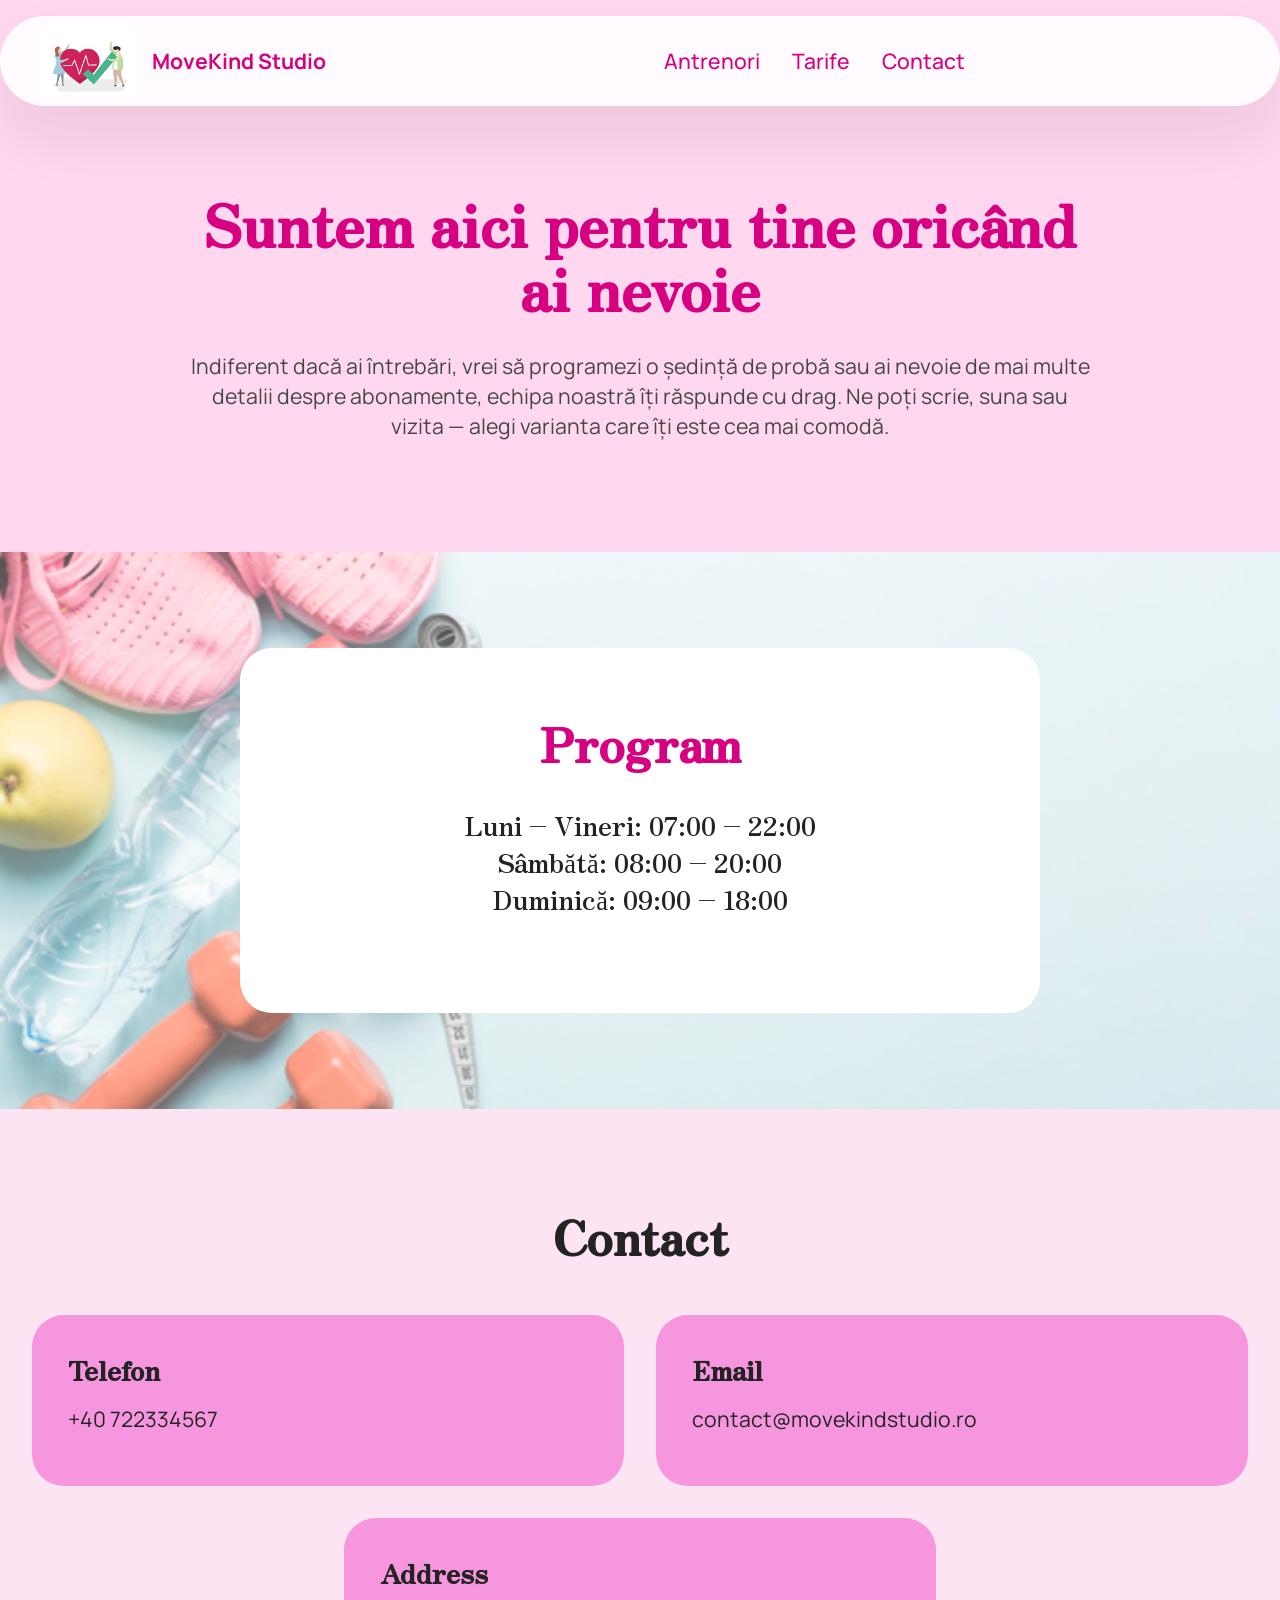
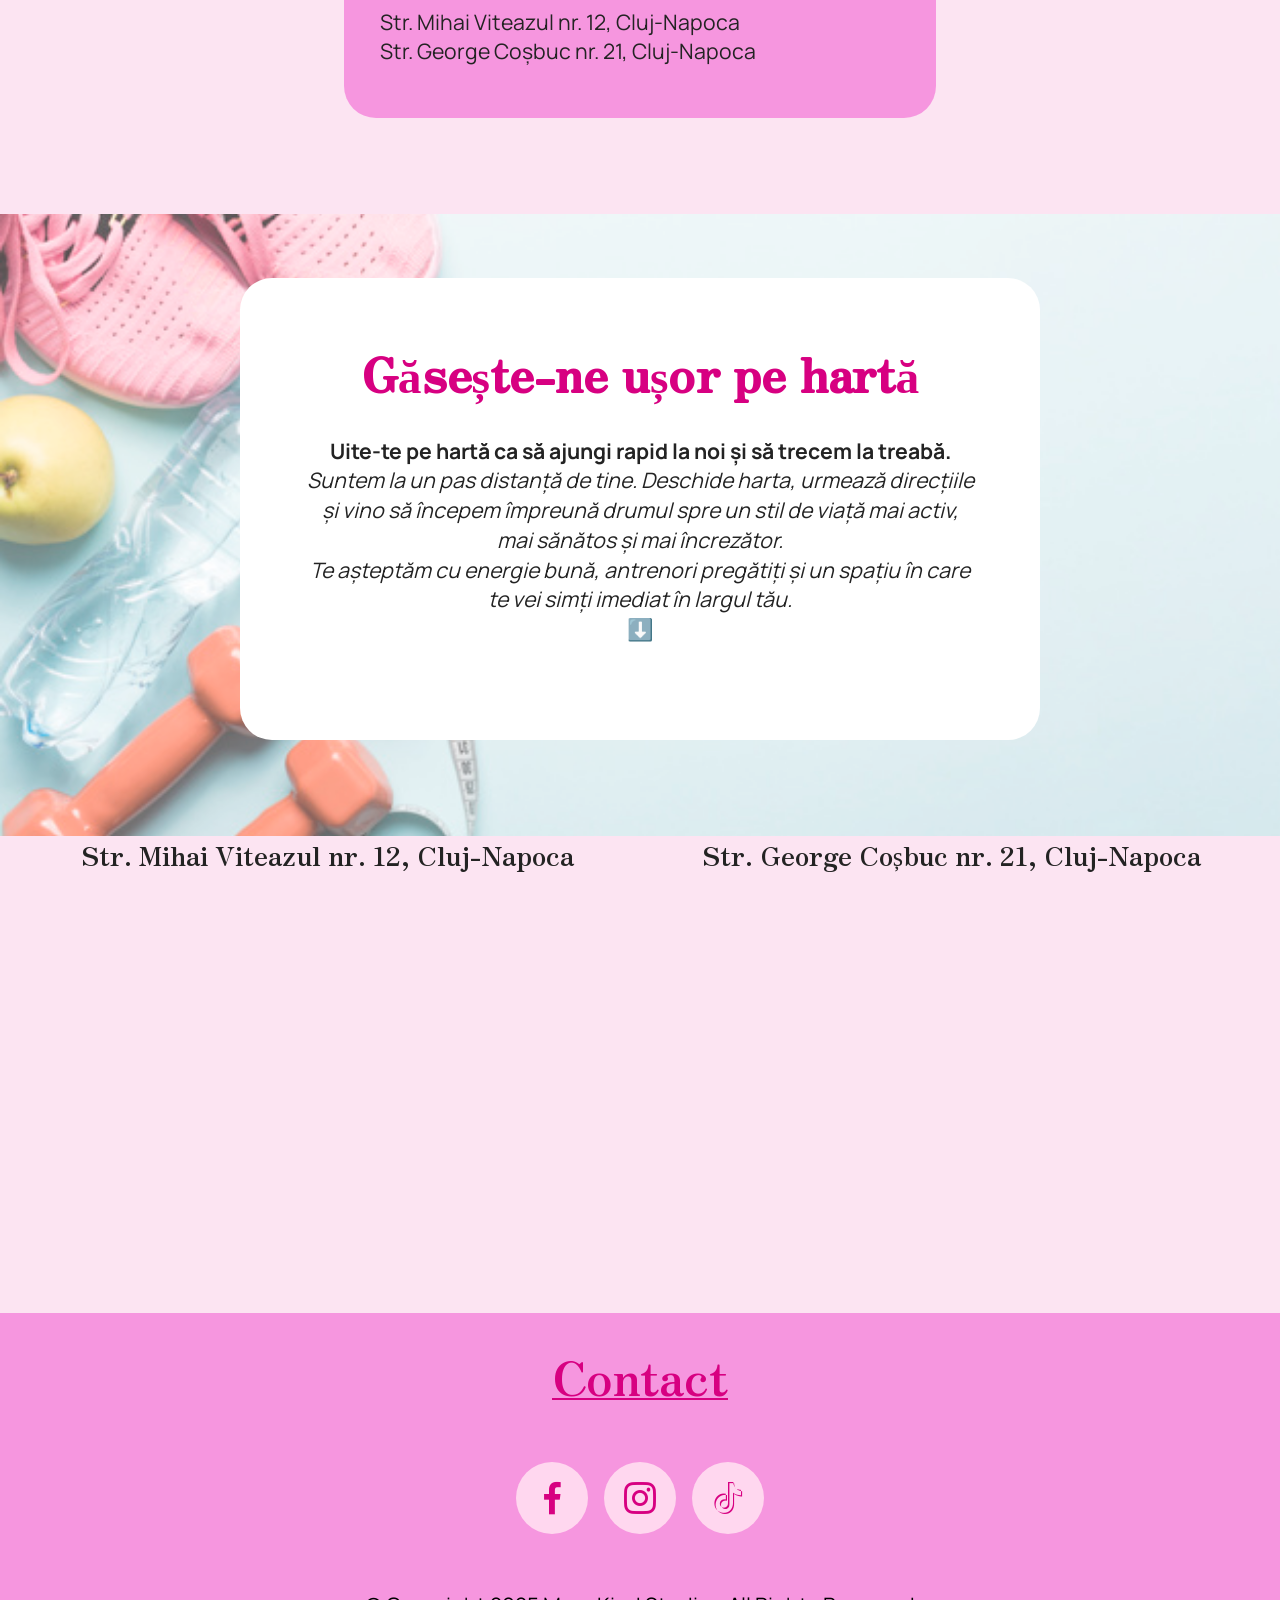
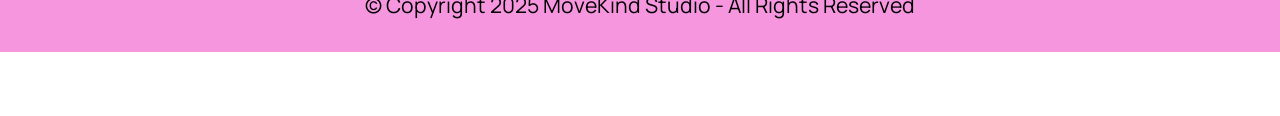
<file: contact.html>
<!DOCTYPE html>
<html lang="ro">
<head>
  <!-- Site made with Mobirise Website Builder v6.1.12, https://mobirise.com -->
  <meta charset="UTF-8">
  <meta http-equiv="X-UA-Compatible" content="IE=edge">
  <meta name="generator" content="Mobirise v6.1.12, mobirise.com">
  <meta name="viewport" content="width=device-width, initial-scale=1, minimum-scale=1">
  <link rel="shortcut icon" href="assets/images/people-with-a-healthy-heart.jpg" type="image/x-icon">
  <meta name="description" content="">
  
  
  <title>Contact</title>
  <link rel="stylesheet" href="assets/web/assets/mobirise-icons2/mobirise2.css">
  <link rel="stylesheet" href="assets/bootstrap/css/bootstrap.min.css">
  <link rel="stylesheet" href="assets/animatecss/animate.css">
  <link rel="stylesheet" href="assets/dropdown/css/style.css">
  <link rel="stylesheet" href="assets/socicon/css/styles.css">
  <link rel="stylesheet" href="assets/theme/css/style.css">
  <link rel="preload" href="https://fonts.googleapis.com/css?family=Zen+Antique:400&display=swap" as="style" onload="this.onload=null;this.rel='stylesheet'">
  <noscript><link rel="stylesheet" href="https://fonts.googleapis.com/css?family=Zen+Antique:400&display=swap"></noscript>
  <link rel="preload" href="https://fonts.googleapis.com/css?family=Manrope:200,300,400,500,600,700,800&display=swap" as="style" onload="this.onload=null;this.rel='stylesheet'">
  <noscript><link rel="stylesheet" href="https://fonts.googleapis.com/css?family=Manrope:200,300,400,500,600,700,800&display=swap"></noscript>
  <link rel="preload" as="style" href="assets/mobirise/css/mbr-additional.css?v=6dWvmG"><link rel="stylesheet" href="assets/mobirise/css/mbr-additional.css?v=6dWvmG" type="text/css">

  
</head>
<body>
  
  <section data-bs-version="5.1" class="menu menu1 cid-v8nHR46My1" once="menu" id="menu01-1m">
	

	<nav class="navbar navbar-dropdown navbar-fixed-top navbar-expand-lg">
		<div class="container">
			<div class="navbar-brand">
				<span class="navbar-logo">
					
						<a href="index.html"><img src="assets/images/people-with-a-healthy-heart.jpg" alt="You Are Enough GYM Logo" style="height: 4.4rem;"></a>
					
				</span>
				<span class="navbar-caption-wrap"><a class="navbar-caption text-success text-primary display-4" href="index.html">MoveKind Studio</a></span>
			</div>
			<button class="navbar-toggler" type="button" data-toggle="collapse" data-bs-toggle="collapse" data-target="#navbarSupportedContent" data-bs-target="#navbarSupportedContent" aria-controls="navbarNavAltMarkup" aria-expanded="false" aria-label="Toggle navigation">
				<div class="hamburger">
					<span></span>
					<span></span>
					<span></span>
					<span></span>
				</div>
			</button>
			<div class="collapse navbar-collapse" id="navbarSupportedContent">
				<ul class="navbar-nav nav-dropdown nav-right" data-app-modern-menu="true"><li class="nav-item">
						<a class="nav-link link text-success text-primary display-4" href="antrenori.html">Antrenori</a>
					</li>
					<li class="nav-item">
						<a class="nav-link link text-success text-primary display-4" href="tarife.html" aria-expanded="false">Tarife</a>
					</li>
					<li class="nav-item">
						<a class="nav-link link text-success text-primary display-4" href="contact.html">Contact</a>
					</li></ul>
				
				
			</div>
		</div>
	</nav>
</section>

<section data-bs-version="5.1" class="header16 cid-v8nHR4HcVD" id="header16-1n">
  

  
  

  <div class="text-center container">
    
    <div class="row justify-content-center">
      <div class="col-md-12 col-lg-9">
        <h1 class="mbr-section-title mbr-fonts-style mt-4 display-1"><strong>Suntem aici pentru tine oricând ai nevoie</strong></h1>
        <p class="mbr-text mbr-fonts-style mt-4 display-7">Indiferent dacă ai întrebări, vrei să programezi o ședință de probă sau ai nevoie de mai multe detalii despre abonamente, echipa noastră îți răspunde cu drag. Ne poți scrie, suna sau vizita — alegi varianta care îți este cea mai comodă.</p>
        
      </div>
    </div>
  </div>
</section>

<section data-bs-version="5.1" class="header14 cid-v8nHR5brzb" id="header14-1p">
	

	
	<div class="mbr-overlay" style="opacity: 0.3; background-color: rgb(255, 255, 255);"></div>
	<div class="container">
		<div class="row justify-content-center">
			<div class="card col-12 col-md-12 col-lg-8">
				<div class="card-wrapper">
					<div class="card-box align-center">
						<h1 class="card-title mbr-fonts-style mb-4 display-2"><strong>Program</strong></h1>
						<p class="mbr-text mbr-fonts-style mb-4 display-5">Luni – Vineri: 07:00 – 22:00<br>Sâmbătă: 08:00 – 20:00<br>Duminică: 09:00 – 18:00</p>
						
					</div>
				</div>
			</div>
		</div>
	</div>
</section>

<section data-bs-version="5.1" class="contacts01 cid-v8nIYZwSQH" id="contacts01-1t">
    

    
    
    <div class="container">
        <div class="row justify-content-center">
            <div class="col-12 content-head">
                <div class="mbr-section-head mb-5">
                    <h1 class="mbr-section-title mbr-fonts-style align-center mb-0 display-2">
                        <strong>Contact</strong></h1>
                    
                </div>
            </div>
        </div>
        <div class="row">
            <div class="item features-without-image col-12 col-md-6 active">
                <div class="item-wrapper">
                    <div class="text-wrapper">
                        <h2 class="card-title mbr-fonts-style mb-3 display-5"><strong>Telefon</strong></h2>
                        <p class="mbr-text mbr-fonts-style display-7">+40 722334567</p>
                    </div>
                </div>
            </div>
            <div class="item features-without-image col-12 col-md-6">
                <div class="item-wrapper">
                    <div class="text-wrapper">
                        <h2 class="card-title mbr-fonts-style mb-3 display-5">
                            <strong>Email</strong> </h2>
                        <p class="mbr-text mbr-fonts-style display-7">contact@movekindstudio.ro</p>
                    </div>
                </div>
            </div>
            <div class="item features-without-image col-12 col-md-6">
                <div class="item-wrapper">
                    <div class="text-wrapper">
                        <h2 class="card-title mbr-fonts-style mb-3 display-5">
                            <strong>Address</strong>
                        </h2>
                        <p class="mbr-text mbr-fonts-style display-7">Str. Mihai Viteazul nr. 12, Cluj-Napoca<br>Str. George Coșbuc nr. 21, Cluj-Napoca<br></p>
                    </div>
                </div>
            </div>
            
        </div>
    </div>
</section>

<section data-bs-version="5.1" class="header14 cid-v8nMFBNMpb" id="header14-1w">
	

	
	<div class="mbr-overlay" style="opacity: 0.3; background-color: rgb(255, 255, 255);"></div>
	<div class="container">
		<div class="row justify-content-center">
			<div class="card col-12 col-md-12 col-lg-8">
				<div class="card-wrapper">
					<div class="card-box align-center">
						<h1 class="card-title mbr-fonts-style mb-4 display-2"><strong>Găsește-ne ușor pe hartă</strong></h1>
						<p class="mbr-text mbr-fonts-style mb-4 display-7"><strong>Uite-te pe hartă ca să ajungi rapid la noi și să trecem la treabă.</strong><br><em>Suntem la un pas distanță de tine. Deschide harta, urmează direcțiile și vino să începem împreună drumul spre un stil de viață mai activ, mai sănătos și mai încrezător.<br>Te așteptăm cu energie bună, antrenori pregătiți și un spațiu în care te vei simți imediat în largul tău.</em><br>⬇️<br></p>
						
					</div>
				</div>
			</div>
		</div>
	</div>
</section>

<section data-bs-version="5.1" class="contacts2 map1 cid-v8nJ1UgLd5" id="map02-1u">
	

	
	<div class="container">
		<div class="row justify-content-center">
			<div class="col-12 content-head">
				
			</div>
		</div>
		<div class="row justify-content-center">
			<div class="map-wrapper col-12 col-md-6">
				<h2 class="mbr-section-subtitle mb-3 align-center mbr-fonts-style display-5">Str. Mihai Viteazul nr. 12, Cluj-Napoca</h2>
				<div class="google-map"></div>
			</div>
			<div class="map-wrapper col-12 col-md-6">
				<h2 class="mbr-section-subtitle mb-3 align-center mbr-fonts-style display-5">Str. George Coșbuc nr. 21, Cluj-Napoca</h2>
				<div class="google-map"></div>
			</div>
		</div>
	</div>
</section>

<section data-bs-version="5.1" class="footer3 programm5 cid-v8nHR5BvIL" once="footers" id="footer03-1s">

        

    

    <div class="container">
        <div class="row">

            <div class="row-links mb-4">
                <ul class="header-menu">
                  
                  
                  
                  
                <li class="header-menu-item mbr-fonts-style display-2"><a href="contact.html" class="text-primary">Contact</a></li></ul>
              </div>

            <div class="col-12">
                <div class="social-row">
                    <div class="soc-item">
                        <a href="https://www.facebook.com" target="_blank">
                            <span class="mbr-iconfont display-7 socicon-facebook socicon"></span>
                        </a>
                    </div>
                    <div class="soc-item">
                        <a href="https://www.instagram.com" target="_blank">
                            <span class="mbr-iconfont socicon-instagram socicon"></span>
                        </a>
                    </div>
                    <div class="soc-item">
                        <a href="https://www.tiktok.com" target="_blank">
                            <span class="mbr-iconfont socicon-tiktok socicon"></span>
                        </a>
                    </div>
                    
                    
                </div>
            </div>
            <div class="col-12 mt-5">
                <p class="mbr-fonts-style copyright display-7">
                    © Copyright 2025 MoveKind Studio - All Rights Reserved
                </p>
            </div>
        </div>
    </div>
</section><section class="display-7" style="padding: 0;align-items: center;justify-content: center;flex-wrap: wrap;    align-content: center;display: flex;position: relative;height: 4rem;"><a href="https://mobiri.se/4422469" style="flex: 1 1;height: 4rem;position: absolute;width: 100%;z-index: 1;"><img alt="" style="height: 4rem;" src="[data-uri]"></a><p style="margin: 0;text-align: center;" class="display-7">&#8204;</p><a style="z-index:1" href="https://mobirise.com/builder/ai-website-maker.html">AI Website Maker</a></section><script src="assets/bootstrap/js/bootstrap.bundle.min.js"></script>  <script src="assets/smoothscroll/smooth-scroll.js"></script>  <script src="assets/ytplayer/index.js"></script>  <script src="assets/dropdown/js/navbar-dropdown.js"></script>  <script src="assets/theme/js/script.js"></script>  
  
  
  <input name="animation" type="hidden">
  </body>
</html>
</file>
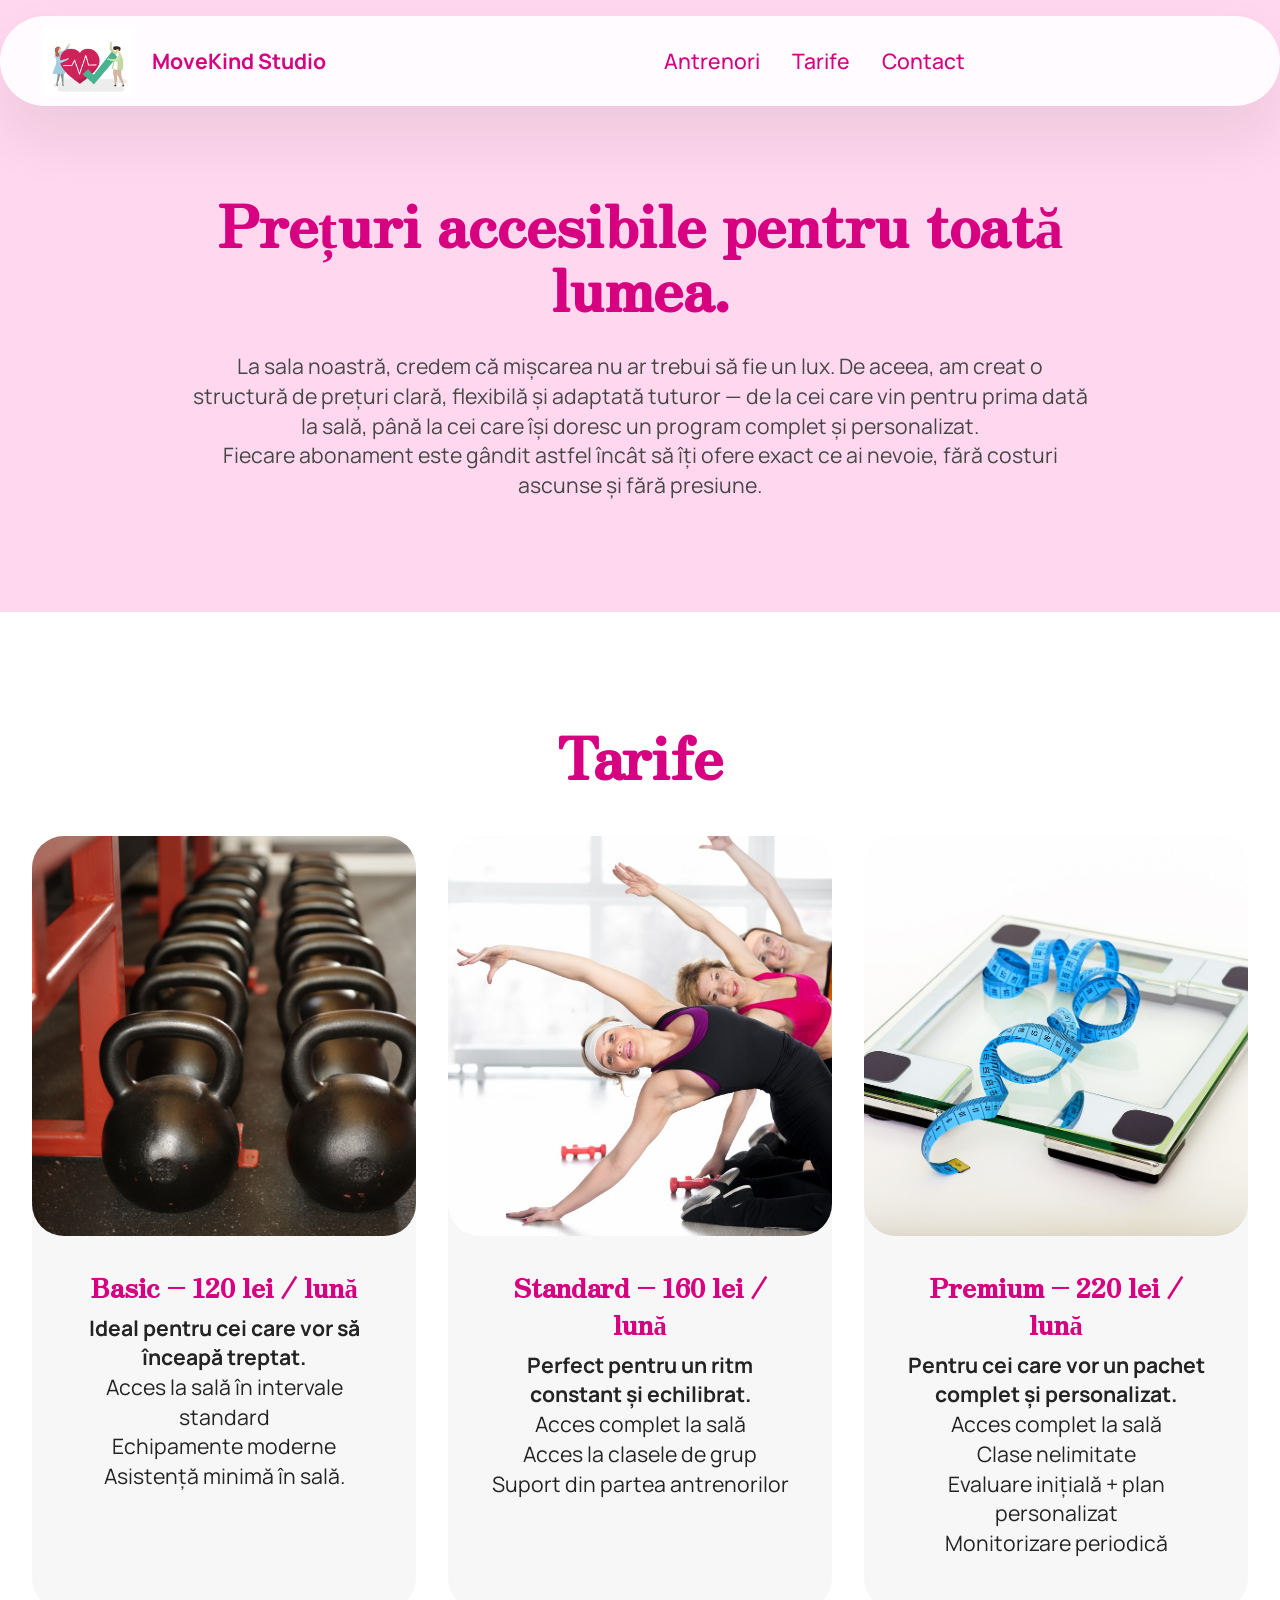
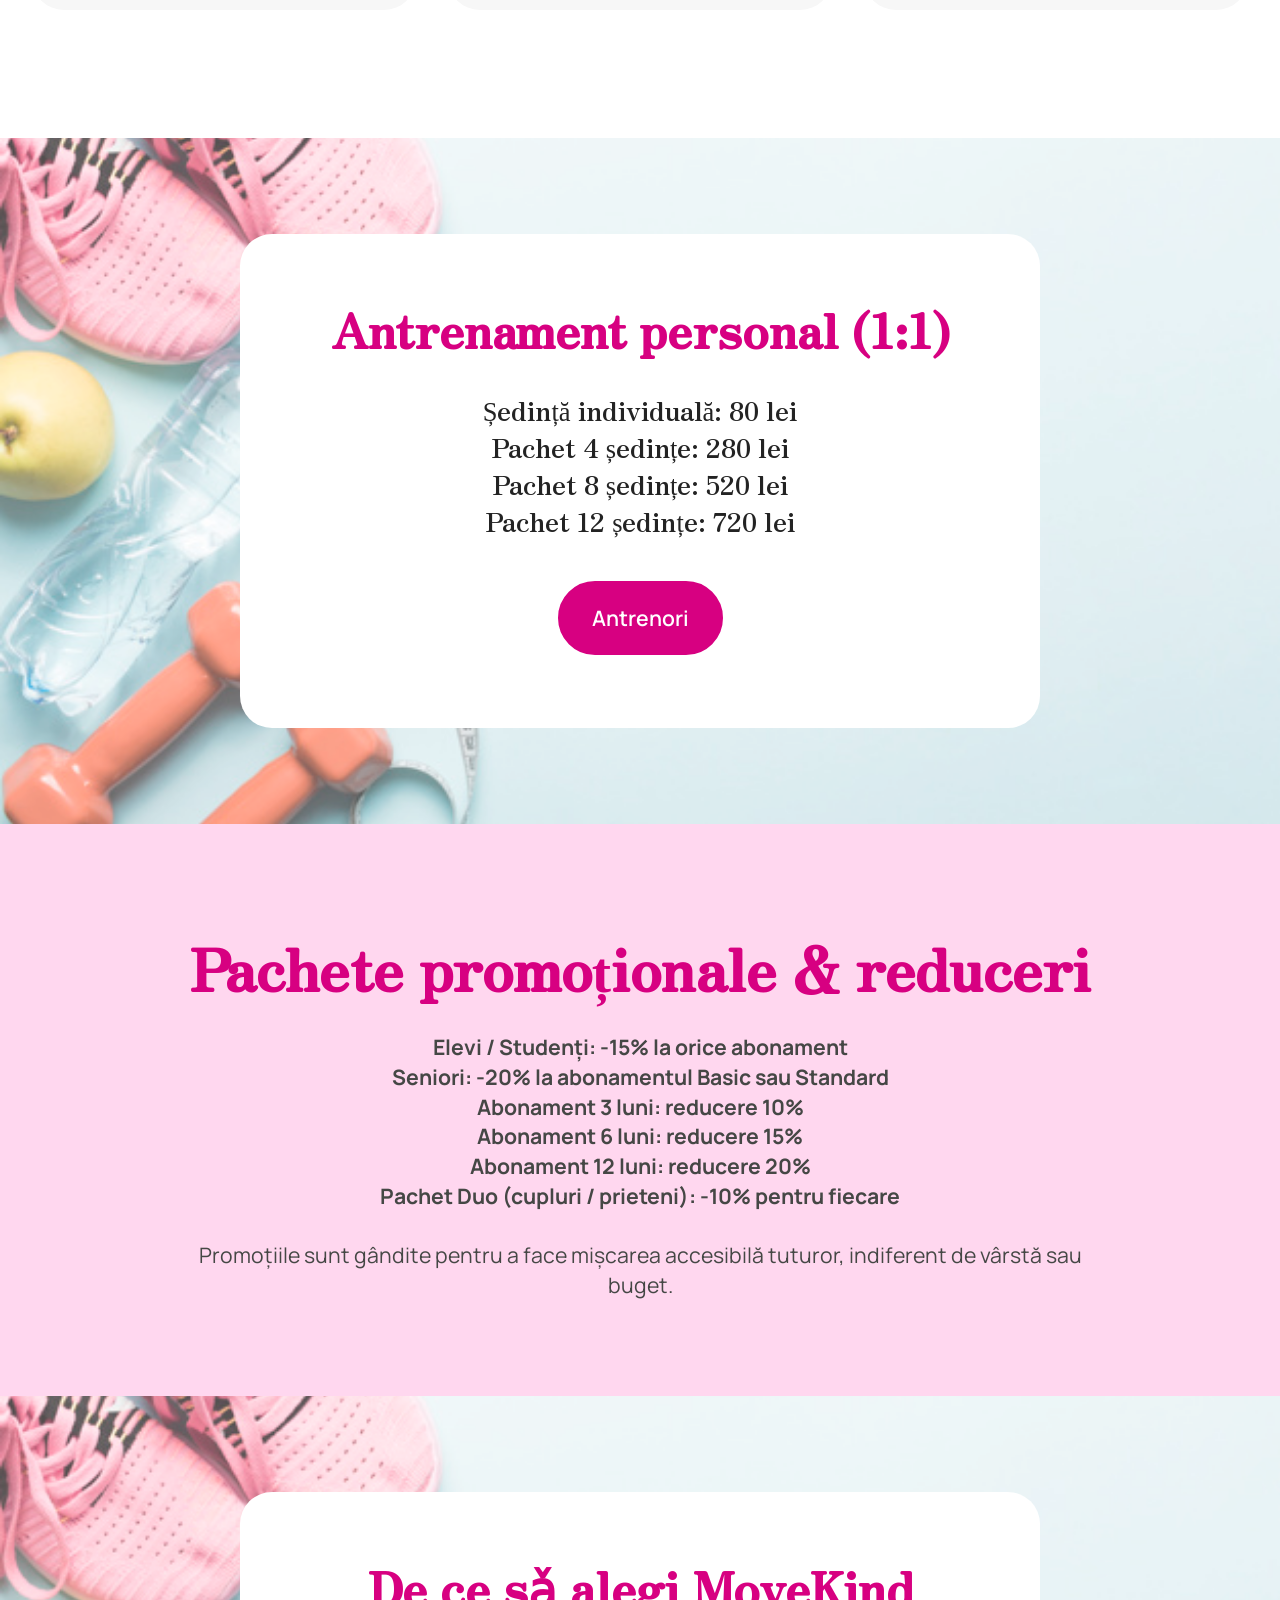
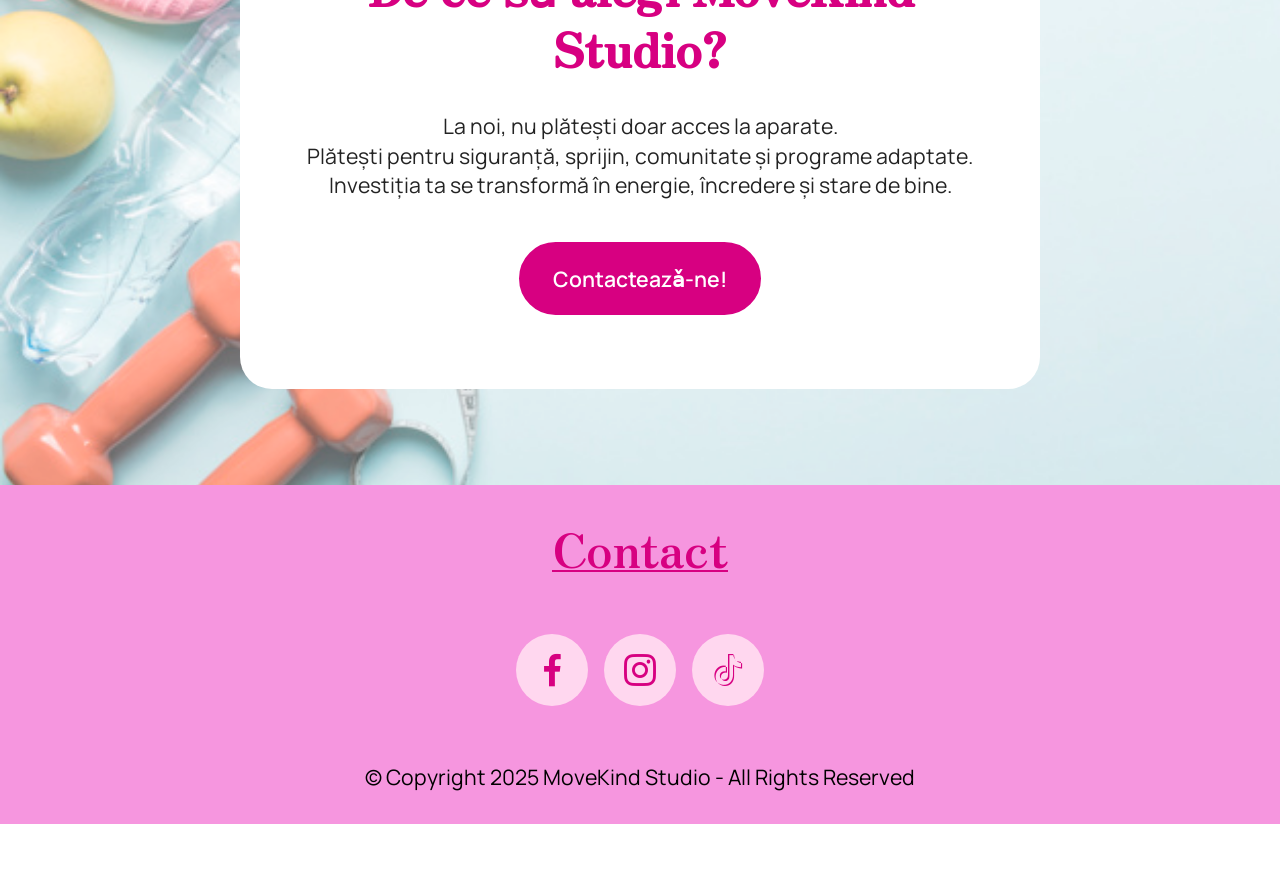
<file: tarife.html>
<!DOCTYPE html>
<html lang="ro">
<head>
  <!-- Site made with Mobirise Website Builder v6.1.12, https://mobirise.com -->
  <meta charset="UTF-8">
  <meta http-equiv="X-UA-Compatible" content="IE=edge">
  <meta name="generator" content="Mobirise v6.1.12, mobirise.com">
  <meta name="viewport" content="width=device-width, initial-scale=1, minimum-scale=1">
  <link rel="shortcut icon" href="assets/images/people-with-a-healthy-heart.jpg" type="image/x-icon">
  <meta name="description" content="">
  
  
  <title>Tarife</title>
  <link rel="stylesheet" href="assets/web/assets/mobirise-icons2/mobirise2.css">
  <link rel="stylesheet" href="assets/bootstrap/css/bootstrap.min.css">
  <link rel="stylesheet" href="assets/animatecss/animate.css">
  <link rel="stylesheet" href="assets/dropdown/css/style.css">
  <link rel="stylesheet" href="assets/socicon/css/styles.css">
  <link rel="stylesheet" href="assets/theme/css/style.css">
  <link rel="preload" href="https://fonts.googleapis.com/css?family=Zen+Antique:400&display=swap" as="style" onload="this.onload=null;this.rel='stylesheet'">
  <noscript><link rel="stylesheet" href="https://fonts.googleapis.com/css?family=Zen+Antique:400&display=swap"></noscript>
  <link rel="preload" href="https://fonts.googleapis.com/css?family=Manrope:200,300,400,500,600,700,800&display=swap" as="style" onload="this.onload=null;this.rel='stylesheet'">
  <noscript><link rel="stylesheet" href="https://fonts.googleapis.com/css?family=Manrope:200,300,400,500,600,700,800&display=swap"></noscript>
  <link rel="preload" as="style" href="assets/mobirise/css/mbr-additional.css?v=u88GqB"><link rel="stylesheet" href="assets/mobirise/css/mbr-additional.css?v=u88GqB" type="text/css">

  
  
  
</head>
<body>
  
  <section data-bs-version="5.1" class="menu menu1 cid-v8jRtNVWMR" once="menu" id="menu01-v">
	

	<nav class="navbar navbar-dropdown navbar-fixed-top navbar-expand-lg">
		<div class="container">
			<div class="navbar-brand">
				<span class="navbar-logo">
					
						<a href="index.html"><img src="assets/images/people-with-a-healthy-heart.jpg" alt="You Are Enough GYM Logo" style="height: 4.4rem;"></a>
					
				</span>
				<span class="navbar-caption-wrap"><a class="navbar-caption text-success text-primary display-4" href="index.html">MoveKind Studio</a></span>
			</div>
			<button class="navbar-toggler" type="button" data-toggle="collapse" data-bs-toggle="collapse" data-target="#navbarSupportedContent" data-bs-target="#navbarSupportedContent" aria-controls="navbarNavAltMarkup" aria-expanded="false" aria-label="Toggle navigation">
				<div class="hamburger">
					<span></span>
					<span></span>
					<span></span>
					<span></span>
				</div>
			</button>
			<div class="collapse navbar-collapse" id="navbarSupportedContent">
				<ul class="navbar-nav nav-dropdown nav-right" data-app-modern-menu="true"><li class="nav-item">
						<a class="nav-link link text-success text-primary display-4" href="antrenori.html">Antrenori</a>
					</li>
					<li class="nav-item">
						<a class="nav-link link text-success text-primary display-4" href="tarife.html" aria-expanded="false">Tarife</a>
					</li>
					<li class="nav-item">
						<a class="nav-link link text-success text-primary display-4" href="contact.html">Contact</a>
					</li></ul>
				
				
			</div>
		</div>
	</nav>
</section>

<section data-bs-version="5.1" class="header16 cid-v8jRtOBQi9" id="header16-w">
  

  
  

  <div class="text-center container">
    
    <div class="row justify-content-center">
      <div class="col-md-12 col-lg-9">
        <h1 class="mbr-section-title mbr-fonts-style mt-4 display-1"><strong>Prețuri accesibile pentru toată lumea.</strong></h1>
        <p class="mbr-text mbr-fonts-style mt-4 display-7">La sala noastră, credem că mișcarea nu ar trebui să fie un lux. De aceea, am creat o structură de prețuri clară, flexibilă și adaptată tuturor — de la cei care vin pentru prima dată la sală, până la cei care își doresc un program complet și personalizat.<br>Fiecare abonament este gândit astfel încât să îți ofere exact ce ai nevoie, fără costuri ascunse și fără presiune.</p>
        
      </div>
    </div>
  </div>
</section>

<section data-bs-version="5.1" class="features4 cid-v8jRtP20w6" id="features04-y">
	
	
	<div class="container">
		<div class="mbr-section-head mb-5">
			<h1 class="mbr-section-title mbr-fonts-style align-left mb-3 display-1"><strong>Tarife</strong></h1>
			
			
		</div>
		<div class="row">
			<div class="item features-image col-12 col-md-6 col-lg-4">
				<div class="item-wrapper">
					<div class="item-img">
						<img src="assets/images/athlete-barbell.jpg" alt="Echipament fitness.">
					</div>
					<div class="item-content">
						<h2 class="item-title mbr-fonts-style display-5"><strong>Basic – 120 lei / lună</strong></h2>
						
						<p class="mbr-text mbr-fonts-style display-7"><strong>Ideal pentru cei care vor să înceapă treptat.</strong><br>Acces la sală în intervale standard<br>Echipamente moderne<br>Asistență minimă în sală.<br></p>
						
					</div>

				</div>
			</div>
			<div class="item features-image col-12 col-md-6 col-lg-4">
				<div class="item-wrapper">
					<div class="item-img">
						<img src="assets/images/group-of-women-doing-fitness.jpg" alt="Trei femei care fac sport.">
					</div>
					<div class="item-content">
						<h2 class="item-title mbr-fonts-style display-5"><strong>Standard – 160 lei / lună</strong></h2>
						
						<p class="mbr-text mbr-fonts-style display-7"><strong>Perfect pentru un ritm constant și echilibrat.</strong><br>Acces complet la sală<br>Acces la clasele de grup<br>Suport din partea antrenorilor</p>
						
					</div>
				</div>
			</div>
			<div class="item features-image col-12 col-md-6 col-lg-4">
				<div class="item-wrapper">
					<div class="item-img">
						<img src="assets/images/scale-403585.jpg" alt="Pozǎ cu un cântar şi panglicǎ de mǎsurat.">
					</div>
					<div class="item-content">
						<h2 class="item-title mbr-fonts-style display-5"><strong>Premium – 220 lei / lună</strong></h2>
						
						<p class="mbr-text mbr-fonts-style display-7"><strong>Pentru cei care vor un pachet complet și personalizat.</strong><br>Acces complet la sală<br>Clase nelimitate<br>Evaluare inițială + plan personalizat<br>Monitorizare periodică<br>
						</p>
						
					</div>
				</div>
			</div>
			
			
			
		</div>
	</div>
</section>

<section data-bs-version="5.1" class="header14 cid-v8nGkrjjfh" id="header14-1e">
	

	
	<div class="mbr-overlay" style="opacity: 0.3; background-color: rgb(255, 255, 255);"></div>
	<div class="container">
		<div class="row justify-content-center">
			<div class="card col-12 col-md-12 col-lg-8">
				<div class="card-wrapper">
					<div class="card-box align-center">
						<h1 class="card-title mbr-fonts-style mb-4 display-2"><strong>Antrenament personal (1:1)</strong></h1>
						<p class="mbr-text mbr-fonts-style mb-4 display-5">Ședință individuală: 80 lei<br>Pachet 4 ședințe: 280 lei<br>Pachet 8 ședințe: 520 lei<br>Pachet 12 ședințe: 720 lei</p>
						<div class="mbr-section-btn mt-4"><a class="btn btn-success display-7" href="antrenori.html">Antrenori</a></div>
					</div>
				</div>
			</div>
		</div>
	</div>
</section>

<section data-bs-version="5.1" class="header16 cid-v8nFCvVcbB" id="header16-1d">
  

  
  

  <div class="text-center container">
    
    <div class="row justify-content-center">
      <div class="col-md-12 col-lg-9">
        <h1 class="mbr-section-title mbr-fonts-style mt-4 display-1"><strong>Pachete promoționale &amp; reduceri</strong></h1>
        <p class="mbr-text mbr-fonts-style mt-4 display-7"><strong>Elevi / Studenți: -15% la orice abonament<br>Seniori: -20% la abonamentul Basic sau Standard<br>Abonament 3 luni: reducere 10%<br>Abonament 6 luni: reducere 15%<br>Abonament 12 luni: reducere 20%<br>Pachet Duo (cupluri / prieteni): -10% pentru fiecare</strong><br><br>Promoțiile sunt gândite pentru a face mișcarea accesibilă tuturor, indiferent de vârstă sau buget.<strong><br></strong></p>
        
      </div>
    </div>
  </div>
</section>

<section data-bs-version="5.1" class="header14 cid-v8jRtORUIq" id="header14-x">
	

	
	<div class="mbr-overlay" style="opacity: 0.3; background-color: rgb(255, 255, 255);"></div>
	<div class="container">
		<div class="row justify-content-center">
			<div class="card col-12 col-md-12 col-lg-8">
				<div class="card-wrapper">
					<div class="card-box align-center">
						<h1 class="card-title mbr-fonts-style mb-4 display-2"><strong>De ce sǎ alegi MoveKind Studio?</strong></h1>
						<p class="mbr-text mbr-fonts-style mb-4 display-7">La noi, nu plătești doar acces la aparate.<br>Plătești pentru siguranță, sprijin, comunitate și programe adaptate.<br>Investiția ta se transformă în energie, încredere și stare de bine.</p>
						<div class="mbr-section-btn mt-4"><a class="btn btn-success display-7" href="contact.html">Contacteazǎ-ne!</a></div>
					</div>
				</div>
			</div>
		</div>
	</div>
</section>

<section data-bs-version="5.1" class="footer3 programm5 cid-v8jRtPUGfb" once="footers" id="footer03-12">

        

    

    <div class="container">
        <div class="row">

            <div class="row-links mb-4">
                <ul class="header-menu">
                  
                  
                  
                  
                <li class="header-menu-item mbr-fonts-style display-2"><a href="contact.html" class="text-primary">Contact</a></li></ul>
              </div>

            <div class="col-12">
                <div class="social-row">
                    <div class="soc-item">
                        <a href="https://www.facebook.com" target="_blank">
                            <span class="mbr-iconfont display-7 socicon-facebook socicon"></span>
                        </a>
                    </div>
                    <div class="soc-item">
                        <a href="https://www.instagram.com" target="_blank">
                            <span class="mbr-iconfont socicon-instagram socicon"></span>
                        </a>
                    </div>
                    <div class="soc-item">
                        <a href="https://www.tiktok.com" target="_blank">
                            <span class="mbr-iconfont socicon-tiktok socicon"></span>
                        </a>
                    </div>
                    
                    
                </div>
            </div>
            <div class="col-12 mt-5">
                <p class="mbr-fonts-style copyright display-7">
                    © Copyright 2025 MoveKind Studio - All Rights Reserved
                </p>
            </div>
        </div>
    </div>
</section><section class="display-7" style="padding: 0;align-items: center;justify-content: center;flex-wrap: wrap;    align-content: center;display: flex;position: relative;height: 4rem;"><a href="https://mobiri.se/4422469" style="flex: 1 1;height: 4rem;position: absolute;width: 100%;z-index: 1;"><img alt="" style="height: 4rem;" src="[data-uri]"></a><p style="margin: 0;text-align: center;" class="display-7">&#8204;</p><a style="z-index:1" href="https://mobirise.com/builder/ai-website-builder.html">Free AI Website Builder</a></section><script src="assets/bootstrap/js/bootstrap.bundle.min.js"></script>  <script src="assets/smoothscroll/smooth-scroll.js"></script>  <script src="assets/ytplayer/index.js"></script>  <script src="assets/dropdown/js/navbar-dropdown.js"></script>  <script src="assets/theme/js/script.js"></script>  
  
  
  <input name="animation" type="hidden">
  </body>
</html>
</file>
<file: assets/web/assets/mobirise-icons2/mobirise2.css>
@font-face {
  font-family: 'Moririse2';
  font-display: swap;
  src:  url('mobirise2.eot?f2bix4');
  src:  url('mobirise2.eot?f2bix4#iefix') format('embedded-opentype'),
    url('mobirise2.woff2?f2bix4') format('woff2'),
    url('mobirise2.woff?f2bix4') format('woff'),
    url('mobirise2.ttf?f2bix4') format('truetype'),
    url('mobirise2.svg?f2bix4#mobirise2') format('svg');
  font-weight: normal;
  font-style: normal;
}

[class^="mobi-"], [class*=" mobi-"] {
  /* use !important to prevent issues with browser extensions that change fonts */
  font-family: 'Moririse2' !important;
  speak: none;
  font-style: normal;
  font-weight: normal;
  font-variant: normal;
  text-transform: none;
  line-height: 1;

  /* Better Font Rendering =========== */
  -webkit-font-smoothing: antialiased;
  -moz-osx-font-smoothing: grayscale;
}

.mobi-mbri-add-submenu:before {
  content: "\e900";
}
.mobi-mbri-alert:before {
  content: "\e901";
}
.mobi-mbri-align-center:before {
  content: "\e902";
}
.mobi-mbri-align-justify:before {
  content: "\e903";
}
.mobi-mbri-align-left:before {
  content: "\e904";
}
.mobi-mbri-align-right:before {
  content: "\e905";
}
.mobi-mbri-android:before {
  content: "\e906";
}
.mobi-mbri-apple:before {
  content: "\e907";
}
.mobi-mbri-arrow-down:before {
  content: "\e908";
}
.mobi-mbri-arrow-next:before {
  content: "\e909";
}
.mobi-mbri-arrow-prev:before {
  content: "\e90a";
}
.mobi-mbri-arrow-up:before {
  content: "\e90b";
}
.mobi-mbri-bold:before {
  content: "\e90c";
}
.mobi-mbri-bookmark:before {
  content: "\e90d";
}
.mobi-mbri-bootstrap:before {
  content: "\e90e";
}
.mobi-mbri-briefcase:before {
  content: "\e90f";
}
.mobi-mbri-browse:before {
  content: "\e910";
}
.mobi-mbri-bulleted-list:before {
  content: "\e911";
}
.mobi-mbri-calendar:before {
  content: "\e912";
}
.mobi-mbri-camera:before {
  content: "\e913";
}
.mobi-mbri-cart-add:before {
  content: "\e914";
}
.mobi-mbri-cart-full:before {
  content: "\e915";
}
.mobi-mbri-cash:before {
  content: "\e916";
}
.mobi-mbri-change-style:before {
  content: "\e917";
}
.mobi-mbri-chat:before {
  content: "\e918";
}
.mobi-mbri-clock:before {
  content: "\e919";
}
.mobi-mbri-close:before {
  content: "\e91a";
}
.mobi-mbri-cloud:before {
  content: "\e91b";
}
.mobi-mbri-code:before {
  content: "\e91c";
}
.mobi-mbri-contact-form:before {
  content: "\e91d";
}
.mobi-mbri-credit-card:before {
  content: "\e91e";
}
.mobi-mbri-cursor-click:before {
  content: "\e91f";
}
.mobi-mbri-cust-feedback:before {
  content: "\e920";
}
.mobi-mbri-database:before {
  content: "\e921";
}
.mobi-mbri-delivery:before {
  content: "\e922";
}
.mobi-mbri-desktop:before {
  content: "\e923";
}
.mobi-mbri-devices:before {
  content: "\e924";
}
.mobi-mbri-down:before {
  content: "\e925";
}
.mobi-mbri-download-2:before {
  content: "\e926";
}
.mobi-mbri-download:before {
  content: "\e927";
}
.mobi-mbri-drag-n-drop-2:before {
  content: "\e928";
}
.mobi-mbri-drag-n-drop:before {
  content: "\e929";
}
.mobi-mbri-edit-2:before {
  content: "\e92a";
}
.mobi-mbri-edit:before {
  content: "\e92b";
}
.mobi-mbri-error:before {
  content: "\e92c";
}
.mobi-mbri-extension:before {
  content: "\e92d";
}
.mobi-mbri-features:before {
  content: "\e92e";
}
.mobi-mbri-file:before {
  content: "\e92f";
}
.mobi-mbri-flag:before {
  content: "\e930";
}
.mobi-mbri-folder:before {
  content: "\e931";
}
.mobi-mbri-gift:before {
  content: "\e932";
}
.mobi-mbri-github:before {
  content: "\e933";
}
.mobi-mbri-globe-2:before {
  content: "\e934";
}
.mobi-mbri-globe:before {
  content: "\e935";
}
.mobi-mbri-growing-chart:before {
  content: "\e936";
}
.mobi-mbri-hearth:before {
  content: "\e937";
}
.mobi-mbri-help:before {
  content: "\e938";
}
.mobi-mbri-home:before {
  content: "\e939";
}
.mobi-mbri-hot-cup:before {
  content: "\e93a";
}
.mobi-mbri-idea:before {
  content: "\e93b";
}
.mobi-mbri-image-gallery:before {
  content: "\e93c";
}
.mobi-mbri-image-slider:before {
  content: "\e93d";
}
.mobi-mbri-info:before {
  content: "\e93e";
}
.mobi-mbri-italic:before {
  content: "\e93f";
}
.mobi-mbri-key:before {
  content: "\e940";
}
.mobi-mbri-laptop:before {
  content: "\e941";
}
.mobi-mbri-layers:before {
  content: "\e942";
}
.mobi-mbri-left-right:before {
  content: "\e943";
}
.mobi-mbri-left:before {
  content: "\e944";
}
.mobi-mbri-letter:before {
  content: "\e945";
}
.mobi-mbri-like:before {
  content: "\e946";
}
.mobi-mbri-link:before {
  content: "\e947";
}
.mobi-mbri-lock:before {
  content: "\e948";
}
.mobi-mbri-login:before {
  content: "\e949";
}
.mobi-mbri-logout:before {
  content: "\e94a";
}
.mobi-mbri-magic-stick:before {
  content: "\e94b";
}
.mobi-mbri-map-pin:before {
  content: "\e94c";
}
.mobi-mbri-menu:before {
  content: "\e94d";
}
.mobi-mbri-mobile-2:before {
  content: "\e94e";
}
.mobi-mbri-mobile-horizontal:before {
  content: "\e94f";
}
.mobi-mbri-mobile:before {
  content: "\e950";
}
.mobi-mbri-mobirise:before {
  content: "\e951";
}
.mobi-mbri-more-horizontal:before {
  content: "\e952";
}
.mobi-mbri-more-vertical:before {
  content: "\e953";
}
.mobi-mbri-music:before {
  content: "\e954";
}
.mobi-mbri-new-file:before {
  content: "\e955";
}
.mobi-mbri-numbered-list:before {
  content: "\e956";
}
.mobi-mbri-opened-folder:before {
  content: "\e957";
}
.mobi-mbri-pages:before {
  content: "\e958";
}
.mobi-mbri-paper-plane:before {
  content: "\e959";
}
.mobi-mbri-paperclip:before {
  content: "\e95a";
}
.mobi-mbri-phone:before {
  content: "\e95b";
}
.mobi-mbri-photo:before {
  content: "\e95c";
}
.mobi-mbri-photos:before {
  content: "\e95d";
}
.mobi-mbri-pin:before {
  content: "\e95e";
}
.mobi-mbri-play:before {
  content: "\e95f";
}
.mobi-mbri-plus:before {
  content: "\e960";
}
.mobi-mbri-preview:before {
  content: "\e961";
}
.mobi-mbri-print:before {
  content: "\e962";
}
.mobi-mbri-protect:before {
  content: "\e963";
}
.mobi-mbri-question:before {
  content: "\e964";
}
.mobi-mbri-quote-left:before {
  content: "\e965";
}
.mobi-mbri-quote-right:before {
  content: "\e966";
}
.mobi-mbri-redo:before {
  content: "\e967";
}
.mobi-mbri-refresh:before {
  content: "\e968";
}
.mobi-mbri-responsive-2:before {
  content: "\e969";
}
.mobi-mbri-responsive:before {
  content: "\e96a";
}
.mobi-mbri-right:before {
  content: "\e96b";
}
.mobi-mbri-rocket:before {
  content: "\e96c";
}
.mobi-mbri-sad-face:before {
  content: "\e96d";
}
.mobi-mbri-sale:before {
  content: "\e96e";
}
.mobi-mbri-save:before {
  content: "\e96f";
}
.mobi-mbri-search:before {
  content: "\e970";
}
.mobi-mbri-setting-2:before {
  content: "\e971";
}
.mobi-mbri-setting-3:before {
  content: "\e972";
}
.mobi-mbri-setting:before {
  content: "\e973";
}
.mobi-mbri-share:before {
  content: "\e974";
}
.mobi-mbri-shopping-bag:before {
  content: "\e975";
}
.mobi-mbri-shopping-basket:before {
  content: "\e976";
}
.mobi-mbri-shopping-cart:before {
  content: "\e977";
}
.mobi-mbri-sites:before {
  content: "\e978";
}
.mobi-mbri-smile-face:before {
  content: "\e979";
}
.mobi-mbri-speed:before {
  content: "\e97a";
}
.mobi-mbri-star:before {
  content: "\e97b";
}
.mobi-mbri-success:before {
  content: "\e97c";
}
.mobi-mbri-sun:before {
  content: "\e97d";
}
.mobi-mbri-sun2:before {
  content: "\e97e";
}
.mobi-mbri-tablet-vertical:before {
  content: "\e97f";
}
.mobi-mbri-tablet:before {
  content: "\e980";
}
.mobi-mbri-target:before {
  content: "\e981";
}
.mobi-mbri-timer:before {
  content: "\e982";
}
.mobi-mbri-to-ftp:before {
  content: "\e983";
}
.mobi-mbri-to-local-drive:before {
  content: "\e984";
}
.mobi-mbri-touch-swipe:before {
  content: "\e985";
}
.mobi-mbri-touch:before {
  content: "\e986";
}
.mobi-mbri-trash:before {
  content: "\e987";
}
.mobi-mbri-underline:before {
  content: "\e988";
}
.mobi-mbri-undo:before {
  content: "\e989";
}
.mobi-mbri-unlink:before {
  content: "\e98a";
}
.mobi-mbri-unlock:before {
  content: "\e98b";
}
.mobi-mbri-up-down:before {
  content: "\e98c";
}
.mobi-mbri-up:before {
  content: "\e98d";
}
.mobi-mbri-update:before {
  content: "\e98e";
}
.mobi-mbri-upload-2:before {
  content: "\e98f";
}
.mobi-mbri-upload:before {
  content: "\e990";
}
.mobi-mbri-user-2:before {
  content: "\e991";
}
.mobi-mbri-user:before {
  content: "\e992";
}
.mobi-mbri-users:before {
  content: "\e993";
}
.mobi-mbri-video-play:before {
  content: "\e994";
}
.mobi-mbri-video:before {
  content: "\e995";
}
.mobi-mbri-watch:before {
  content: "\e996";
}
.mobi-mbri-website-theme-2:before {
  content: "\e997";
}
.mobi-mbri-website-theme:before {
  content: "\e998";
}
.mobi-mbri-wifi:before {
  content: "\e999";
}
.mobi-mbri-windows:before {
  content: "\e99a";
}
.mobi-mbri-zoom-in:before {
  content: "\e99b";
}
.mobi-mbri-zoom-out:before {
  content: "\e99c";
}
</file>
<file: assets/dropdown/css/style.css>
.navbar-dropdown {
  left: 0;
  padding: 0;
  position: absolute;
  right: 0;
  top: 0;
  transition: all 0.45s ease;
  z-index: 1030;
  background: #282828; }
  .navbar-dropdown .navbar-logo {
    margin-right: 0.8rem;
    transition: margin 0.3s ease-in-out;
    vertical-align: middle; }
    .navbar-dropdown .navbar-logo img {
      height: 3.125rem;
      transition: all 0.3s ease-in-out; }
    .navbar-dropdown .navbar-logo.mbr-iconfont {
      font-size: 3.125rem;
      line-height: 3.125rem; }
  .navbar-dropdown .navbar-caption {
    font-weight: 700;
    white-space: normal;
    vertical-align: -4px;
    line-height: 3.125rem !important; }
    .navbar-dropdown .navbar-caption, .navbar-dropdown .navbar-caption:hover {
      color: inherit;
      text-decoration: none; }
  .navbar-dropdown .mbr-iconfont + .navbar-caption {
    vertical-align: -1px; }
  .navbar-dropdown.navbar-fixed-top {
    position: fixed; }
  .navbar-dropdown .navbar-brand span {
    vertical-align: -4px; }
  .navbar-dropdown.bg-color.transparent {
    background: none; }
  .navbar-dropdown.navbar-short .navbar-brand {
    padding: 0.625rem 0; }
    .navbar-dropdown.navbar-short .navbar-brand span {
      vertical-align: -1px; }
  .navbar-dropdown.navbar-short .navbar-caption {
    line-height: 2.375rem !important;
    vertical-align: -2px; }
  .navbar-dropdown.navbar-short .navbar-logo {
    margin-right: 0.5rem; }
    .navbar-dropdown.navbar-short .navbar-logo img {
      height: 2.375rem; }
    .navbar-dropdown.navbar-short .navbar-logo.mbr-iconfont {
      font-size: 2.375rem;
      line-height: 2.375rem; }
  .navbar-dropdown.navbar-short .mbr-table-cell {
    height: 3.625rem; }
  .navbar-dropdown .navbar-close {
    left: 0.6875rem;
    position: fixed;
    top: 0.75rem;
    z-index: 1000; }
  .navbar-dropdown .hamburger-icon {
    content: "";
    display: inline-block;
    vertical-align: middle;
    width: 16px;
    -webkit-box-shadow: 0 -6px 0 1px #282828,0 0 0 1px #282828,0 6px 0 1px #282828;
    -moz-box-shadow: 0 -6px 0 1px #282828,0 0 0 1px #282828,0 6px 0 1px #282828;
    box-shadow: 0 -6px 0 1px #282828,0 0 0 1px #282828,0 6px 0 1px #282828; }

.dropdown-menu .dropdown-toggle[data-toggle="dropdown-submenu"]::after {
  border-bottom: 0.35em solid transparent;
  border-left: 0.35em solid;
  border-right: 0;
  border-top: 0.35em solid transparent;
  margin-left: 0.3rem; }

.dropdown-menu .dropdown-item:focus {
  outline: 0; }

.nav-dropdown {
  font-size: 0.75rem;
  font-weight: 500;
  height: auto !important; }
  .nav-dropdown .nav-btn {
    padding-left: 1rem; }
  .nav-dropdown .link {
    margin: .667em 1.667em;
    font-weight: 500;
    padding: 0;
    transition: color .2s ease-in-out; }
    .nav-dropdown .link.dropdown-toggle {
      margin-right: 2.583em; }
      .nav-dropdown .link.dropdown-toggle::after {
        margin-left: .25rem;
        border-top: 0.35em solid;
        border-right: 0.35em solid transparent;
        border-left: 0.35em solid transparent;
        border-bottom: 0; }
      .nav-dropdown .link.dropdown-toggle[aria-expanded="true"] {
        margin: 0;
        padding: 0.667em 3.263em  0.667em 1.667em; }
  .nav-dropdown .link::after,
  .nav-dropdown .dropdown-item::after {
    color: inherit; }
  .nav-dropdown .btn {
    font-size: 0.75rem;
    font-weight: 700;
    letter-spacing: 0;
    margin-bottom: 0;
    padding-left: 1.25rem;
    padding-right: 1.25rem; }
  .nav-dropdown .dropdown-menu {
    border-radius: 0;
    border: 0;
    left: 0;
    margin: 0;
    padding-bottom: 1.25rem;
    padding-top: 1.25rem;
    position: relative; }
  .nav-dropdown .dropdown-submenu {
    margin-left: 0.125rem;
    top: 0; }
  .nav-dropdown .dropdown-item {
    font-weight: 500;
    line-height: 2;
    padding: 0.3846em 4.615em 0.3846em 1.5385em;
    position: relative;
    transition: color .2s ease-in-out, background-color .2s ease-in-out; }
    .nav-dropdown .dropdown-item::after {
      margin-top: -0.3077em;
      position: absolute;
      right: 1.1538em;
      top: 50%; }
    .nav-dropdown .dropdown-item:focus, .nav-dropdown .dropdown-item:hover {
      background: none; }

@media (max-width: 767px) {
  .nav-dropdown.navbar-toggleable-sm {
    bottom: 0;
    display: none;
    left: 0;
    overflow-x: hidden;
    position: fixed;
    top: 0;
    transform: translateX(-100%);
    -ms-transform: translateX(-100%);
    -webkit-transform: translateX(-100%);
    width: 18.75rem;
    z-index: 999; } }
.nav-dropdown.navbar-toggleable-xl {
  bottom: 0;
  display: none;
  left: 0;
  overflow-x: hidden;
  position: fixed;
  top: 0;
  transform: translateX(-100%);
  -ms-transform: translateX(-100%);
  -webkit-transform: translateX(-100%);
  width: 18.75rem;
  z-index: 999; }

.nav-dropdown-sm {
  display: block !important;
  overflow-x: hidden;
  overflow: auto;
  padding-top: 3.875rem; }
  .nav-dropdown-sm::after {
    content: "";
    display: block;
    height: 3rem;
    width: 100%; }
  .nav-dropdown-sm.collapse.in ~ .navbar-close {
    display: block !important; }
  .nav-dropdown-sm.collapsing, .nav-dropdown-sm.collapse.in {
    transform: translateX(0);
    -ms-transform: translateX(0);
    -webkit-transform: translateX(0);
    transition: all 0.25s ease-out;
    -webkit-transition: all 0.25s ease-out;
    background: #282828; }
  .nav-dropdown-sm.collapsing[aria-expanded="false"] {
    transform: translateX(-100%);
    -ms-transform: translateX(-100%);
    -webkit-transform: translateX(-100%); }
  .nav-dropdown-sm .nav-item {
    display: block;
    margin-left: 0 !important;
    padding-left: 0; }
  .nav-dropdown-sm .link,
  .nav-dropdown-sm .dropdown-item {
    border-top: 1px dotted rgba(255, 255, 255, 0.1);
    font-size: 0.8125rem;
    line-height: 1.6;
    margin: 0 !important;
    padding: 0.875rem 2.4rem 0.875rem 1.5625rem !important;
    position: relative;
    white-space: normal; }
    .nav-dropdown-sm .link:focus, .nav-dropdown-sm .link:hover,
    .nav-dropdown-sm .dropdown-item:focus,
    .nav-dropdown-sm .dropdown-item:hover {
      background: rgba(0, 0, 0, 0.2) !important;
      color: #c0a375; }
  .nav-dropdown-sm .nav-btn {
    position: relative;
    padding: 1.5625rem 1.5625rem 0 1.5625rem; }
    .nav-dropdown-sm .nav-btn::before {
      border-top: 1px dotted rgba(255, 255, 255, 0.1);
      content: "";
      left: 0;
      position: absolute;
      top: 0;
      width: 100%; }
    .nav-dropdown-sm .nav-btn + .nav-btn {
      padding-top: 0.625rem; }
      .nav-dropdown-sm .nav-btn + .nav-btn::before {
        display: none; }
  .nav-dropdown-sm .btn {
    padding: 0.625rem 0; }
  .nav-dropdown-sm .dropdown-toggle[data-toggle="dropdown-submenu"]::after {
    margin-left: .25rem;
    border-top: 0.35em solid;
    border-right: 0.35em solid transparent;
    border-left: 0.35em solid transparent;
    border-bottom: 0; }
  .nav-dropdown-sm .dropdown-toggle[data-toggle="dropdown-submenu"][aria-expanded="true"]::after {
    border-top: 0;
    border-right: 0.35em solid transparent;
    border-left: 0.35em solid transparent;
    border-bottom: 0.35em solid; }
  .nav-dropdown-sm .dropdown-menu {
    margin: 0;
    padding: 0;
    position: relative;
    top: 0;
    left: 0;
    width: 100%;
    border: 0;
    float: none;
    border-radius: 0;
    background: none; }
  .nav-dropdown-sm .dropdown-submenu {
    left: 100%;
    margin-left: 0.125rem;
    margin-top: -1.25rem;
    top: 0; }

.navbar-toggleable-sm .nav-dropdown .dropdown-menu {
  position: absolute; }

.navbar-toggleable-sm .nav-dropdown .dropdown-submenu {
  left: 100%;
  margin-left: 0.125rem;
  margin-top: -1.25rem;
  top: 0; }

.navbar-toggleable-sm.opened .nav-dropdown .dropdown-menu {
  position: relative; }

.navbar-toggleable-sm.opened .nav-dropdown .dropdown-submenu {
  left: 0;
  margin-left: 00rem;
  margin-top: 0rem;
  top: 0; }

.is-builder .nav-dropdown.collapsing {
  transition: none !important; }
</file>
<file: assets/socicon/css/styles.css>
@charset "UTF-8";

@font-face {
  font-family: 'Socicon';
  src:  url('../fonts/socicon.eot');
  src:  url('../fonts/socicon.eot?#iefix') format('embedded-opentype'),
    url('../fonts/socicon.woff2') format('woff2'),
    url('../fonts/socicon.ttf') format('truetype'),
    url('../fonts/socicon.woff') format('woff'),
    url('../fonts/socicon.svg#socicon') format('svg');
  font-weight: normal;
  font-style: normal;
  font-display: swap;
}

[data-icon]:before {
  font-family: "socicon" !important;
  content: attr(data-icon);
  font-style: normal !important;
  font-weight: normal !important;
  font-variant: normal !important;
  text-transform: none !important;
  speak: none;
  line-height: 1;
  -webkit-font-smoothing: antialiased;
  -moz-osx-font-smoothing: grayscale;
}

[class^="socicon-"], [class*=" socicon-"] {
  /* use !important to prevent issues with browser extensions that change fonts */
  font-family: 'Socicon' !important;
  speak: none;
  font-style: normal;
  font-weight: normal;
  font-variant: normal;
  text-transform: none;
  line-height: 1;

  /* Better Font Rendering =========== */
  -webkit-font-smoothing: antialiased;
  -moz-osx-font-smoothing: grayscale;
}

.socicon-500px:before {
  content: "\e000";
}
.socicon-8tracks:before {
  content: "\e001";
}
.socicon-airbnb:before {
  content: "\e002";
}
.socicon-alliance:before {
  content: "\e003";
}
.socicon-amazon:before {
  content: "\e004";
}
.socicon-amplement:before {
  content: "\e005";
}
.socicon-android:before {
  content: "\e006";
}
.socicon-angellist:before {
  content: "\e007";
}
.socicon-apple:before {
  content: "\e008";
}
.socicon-appnet:before {
  content: "\e009";
}
.socicon-baidu:before {
  content: "\e00a";
}
.socicon-bandcamp:before {
  content: "\e00b";
}
.socicon-battlenet:before {
  content: "\e00c";
}
.socicon-mixer:before {
  content: "\e00d";
}
.socicon-bebee:before {
  content: "\e00e";
}
.socicon-bebo:before {
  content: "\e00f";
}
.socicon-behance:before {
  content: "\e010";
}
.socicon-blizzard:before {
  content: "\e011";
}
.socicon-blogger:before {
  content: "\e012";
}
.socicon-buffer:before {
  content: "\e013";
}
.socicon-chrome:before {
  content: "\e014";
}
.socicon-coderwall:before {
  content: "\e015";
}
.socicon-curse:before {
  content: "\e016";
}
.socicon-dailymotion:before {
  content: "\e017";
}
.socicon-deezer:before {
  content: "\e018";
}
.socicon-delicious:before {
  content: "\e019";
}
.socicon-deviantart:before {
  content: "\e01a";
}
.socicon-diablo:before {
  content: "\e01b";
}
.socicon-digg:before {
  content: "\e01c";
}
.socicon-discord:before {
  content: "\e01d";
}
.socicon-disqus:before {
  content: "\e01e";
}
.socicon-douban:before {
  content: "\e01f";
}
.socicon-draugiem:before {
  content: "\e020";
}
.socicon-dribbble:before {
  content: "\e021";
}
.socicon-drupal:before {
  content: "\e022";
}
.socicon-ebay:before {
  content: "\e023";
}
.socicon-ello:before {
  content: "\e024";
}
.socicon-endomodo:before {
  content: "\e025";
}
.socicon-envato:before {
  content: "\e026";
}
.socicon-etsy:before {
  content: "\e027";
}
.socicon-facebook:before {
  content: "\e028";
}
.socicon-feedburner:before {
  content: "\e029";
}
.socicon-filmweb:before {
  content: "\e02a";
}
.socicon-firefox:before {
  content: "\e02b";
}
.socicon-flattr:before {
  content: "\e02c";
}
.socicon-flickr:before {
  content: "\e02d";
}
.socicon-formulr:before {
  content: "\e02e";
}
.socicon-forrst:before {
  content: "\e02f";
}
.socicon-foursquare:before {
  content: "\e030";
}
.socicon-friendfeed:before {
  content: "\e031";
}
.socicon-github:before {
  content: "\e032";
}
.socicon-goodreads:before {
  content: "\e033";
}
.socicon-google:before {
  content: "\e034";
}
.socicon-googlescholar:before {
  content: "\e035";
}
.socicon-googlegroups:before {
  content: "\e036";
}
.socicon-googlephotos:before {
  content: "\e037";
}
.socicon-googleplus:before {
  content: "\e038";
}
.socicon-grooveshark:before {
  content: "\e039";
}
.socicon-hackerrank:before {
  content: "\e03a";
}
.socicon-hearthstone:before {
  content: "\e03b";
}
.socicon-hellocoton:before {
  content: "\e03c";
}
.socicon-heroes:before {
  content: "\e03d";
}
.socicon-smashcast:before {
  content: "\e03e";
}
.socicon-horde:before {
  content: "\e03f";
}
.socicon-houzz:before {
  content: "\e040";
}
.socicon-icq:before {
  content: "\e041";
}
.socicon-identica:before {
  content: "\e042";
}
.socicon-imdb:before {
  content: "\e043";
}
.socicon-instagram:before {
  content: "\e044";
}
.socicon-issuu:before {
  content: "\e045";
}
.socicon-istock:before {
  content: "\e046";
}
.socicon-itunes:before {
  content: "\e047";
}
.socicon-keybase:before {
  content: "\e048";
}
.socicon-lanyrd:before {
  content: "\e049";
}
.socicon-lastfm:before {
  content: "\e04a";
}
.socicon-line:before {
  content: "\e04b";
}
.socicon-linkedin:before {
  content: "\e04c";
}
.socicon-livejournal:before {
  content: "\e04d";
}
.socicon-lyft:before {
  content: "\e04e";
}
.socicon-macos:before {
  content: "\e04f";
}
.socicon-mail:before {
  content: "\e050";
}
.socicon-medium:before {
  content: "\e051";
}
.socicon-meetup:before {
  content: "\e052";
}
.socicon-mixcloud:before {
  content: "\e053";
}
.socicon-modelmayhem:before {
  content: "\e054";
}
.socicon-mumble:before {
  content: "\e055";
}
.socicon-myspace:before {
  content: "\e056";
}
.socicon-newsvine:before {
  content: "\e057";
}
.socicon-nintendo:before {
  content: "\e058";
}
.socicon-npm:before {
  content: "\e059";
}
.socicon-odnoklassniki:before {
  content: "\e05a";
}
.socicon-openid:before {
  content: "\e05b";
}
.socicon-opera:before {
  content: "\e05c";
}
.socicon-outlook:before {
  content: "\e05d";
}
.socicon-overwatch:before {
  content: "\e05e";
}
.socicon-patreon:before {
  content: "\e05f";
}
.socicon-paypal:before {
  content: "\e060";
}
.socicon-periscope:before {
  content: "\e061";
}
.socicon-persona:before {
  content: "\e062";
}
.socicon-pinterest:before {
  content: "\e063";
}
.socicon-play:before {
  content: "\e064";
}
.socicon-player:before {
  content: "\e065";
}
.socicon-playstation:before {
  content: "\e066";
}
.socicon-pocket:before {
  content: "\e067";
}
.socicon-qq:before {
  content: "\e068";
}
.socicon-quora:before {
  content: "\e069";
}
.socicon-raidcall:before {
  content: "\e06a";
}
.socicon-ravelry:before {
  content: "\e06b";
}
.socicon-reddit:before {
  content: "\e06c";
}
.socicon-renren:before {
  content: "\e06d";
}
.socicon-researchgate:before {
  content: "\e06e";
}
.socicon-residentadvisor:before {
  content: "\e06f";
}
.socicon-reverbnation:before {
  content: "\e070";
}
.socicon-rss:before {
  content: "\e071";
}
.socicon-sharethis:before {
  content: "\e072";
}
.socicon-skype:before {
  content: "\e073";
}
.socicon-slideshare:before {
  content: "\e074";
}
.socicon-smugmug:before {
  content: "\e075";
}
.socicon-snapchat:before {
  content: "\e076";
}
.socicon-songkick:before {
  content: "\e077";
}
.socicon-soundcloud:before {
  content: "\e078";
}
.socicon-spotify:before {
  content: "\e079";
}
.socicon-stackexchange:before {
  content: "\e07a";
}
.socicon-stackoverflow:before {
  content: "\e07b";
}
.socicon-starcraft:before {
  content: "\e07c";
}
.socicon-stayfriends:before {
  content: "\e07d";
}
.socicon-steam:before {
  content: "\e07e";
}
.socicon-storehouse:before {
  content: "\e07f";
}
.socicon-strava:before {
  content: "\e080";
}
.socicon-streamjar:before {
  content: "\e081";
}
.socicon-stumbleupon:before {
  content: "\e082";
}
.socicon-swarm:before {
  content: "\e083";
}
.socicon-teamspeak:before {
  content: "\e084";
}
.socicon-teamviewer:before {
  content: "\e085";
}
.socicon-technorati:before {
  content: "\e086";
}
.socicon-telegram:before {
  content: "\e087";
}
.socicon-tripadvisor:before {
  content: "\e088";
}
.socicon-tripit:before {
  content: "\e089";
}
.socicon-triplej:before {
  content: "\e08a";
}
.socicon-tumblr:before {
  content: "\e08b";
}
.socicon-twitch:before {
  content: "\e08c";
}
.socicon-twitter:before {
  content: "\e08d";
}
.socicon-uber:before {
  content: "\e08e";
}
.socicon-ventrilo:before {
  content: "\e08f";
}
.socicon-viadeo:before {
  content: "\e090";
}
.socicon-viber:before {
  content: "\e091";
}
.socicon-viewbug:before {
  content: "\e092";
}
.socicon-vimeo:before {
  content: "\e093";
}
.socicon-vine:before {
  content: "\e094";
}
.socicon-vkontakte:before {
  content: "\e095";
}
.socicon-warcraft:before {
  content: "\e096";
}
.socicon-wechat:before {
  content: "\e097";
}
.socicon-weibo:before {
  content: "\e098";
}
.socicon-whatsapp:before {
  content: "\e099";
}
.socicon-wikipedia:before {
  content: "\e09a";
}
.socicon-windows:before {
  content: "\e09b";
}
.socicon-wordpress:before {
  content: "\e09c";
}
.socicon-wykop:before {
  content: "\e09d";
}
.socicon-xbox:before {
  content: "\e09e";
}
.socicon-xing:before {
  content: "\e09f";
}
.socicon-yahoo:before {
  content: "\e0a0";
}
.socicon-yammer:before {
  content: "\e0a1";
}
.socicon-yandex:before {
  content: "\e0a2";
}
.socicon-yelp:before {
  content: "\e0a3";
}
.socicon-younow:before {
  content: "\e0a4";
}
.socicon-youtube:before {
  content: "\e0a5";
}
.socicon-zapier:before {
  content: "\e0a6";
}
.socicon-zerply:before {
  content: "\e0a7";
}
.socicon-zomato:before {
  content: "\e0a8";
}
.socicon-zynga:before {
  content: "\e0a9";
}
.socicon-bluesky:before {
  content: "\e0aa";
}
.socicon-threads:before {
  content: "\e0ab";
}
.socicon-spreadshirt:before {
  content: "\e901";
}
.socicon-gamejolt:before {
  content: "\e902";
}
.socicon-trello:before {
  content: "\e903";
}
.socicon-tunein:before {
  content: "\e904";
}
.socicon-bloglovin:before {
  content: "\e905";
}
.socicon-gamewisp:before {
  content: "\e906";
}
.socicon-messenger:before {
  content: "\e907";
}
.socicon-pandora:before {
  content: "\e908";
}
.socicon-augment:before {
  content: "\e909";
}
.socicon-bitbucket:before {
  content: "\e90a";
}
.socicon-fyuse:before {
  content: "\e90b";
}
.socicon-yt-gaming:before {
  content: "\e90c";
}
.socicon-sketchfab:before {
  content: "\e90d";
}
.socicon-mobcrush:before {
  content: "\e90e";
}
.socicon-microsoft:before {
  content: "\e90f";
}
.socicon-realtor:before {
  content: "\e910";
}
.socicon-tidal:before {
  content: "\e911";
}
.socicon-qobuz:before {
  content: "\e912";
}
.socicon-natgeo:before {
  content: "\e913";
}
.socicon-mastodon:before {
  content: "\e914";
}
.socicon-unsplash:before {
  content: "\e915";
}
.socicon-homeadvisor:before {
  content: "\e916";
}
.socicon-angieslist:before {
  content: "\e917";
}
.socicon-codepen:before {
  content: "\e918";
}
.socicon-slack:before {
  content: "\e919";
}
.socicon-openaigym:before {
  content: "\e91a";
}
.socicon-logmein:before {
  content: "\e91b";
}
.socicon-fiverr:before {
  content: "\e91c";
}
.socicon-gotomeeting:before {
  content: "\e91d";
}
.socicon-aliexpress:before {
  content: "\e91e";
}
.socicon-guru:before {
  content: "\e91f";
}
.socicon-appstore:before {
  content: "\e920";
}
.socicon-homes:before {
  content: "\e921";
}
.socicon-zoom:before {
  content: "\e922";
}
.socicon-alibaba:before {
  content: "\e923";
}
.socicon-craigslist:before {
  content: "\e924";
}
.socicon-wix:before {
  content: "\e925";
}
.socicon-redfin:before {
  content: "\e926";
}
.socicon-googlecalendar:before {
  content: "\e927";
}
.socicon-shopify:before {
  content: "\e928";
}
.socicon-freelancer:before {
  content: "\e929";
}
.socicon-seedrs:before {
  content: "\e92a";
}
.socicon-bing:before {
  content: "\e92b";
}
.socicon-doodle:before {
  content: "\e92c";
}
.socicon-bonanza:before {
  content: "\e92d";
}
.socicon-squarespace:before {
  content: "\e92e";
}
.socicon-toptal:before {
  content: "\e92f";
}
.socicon-gust:before {
  content: "\e930";
}
.socicon-ask:before {
  content: "\e931";
}
.socicon-trulia:before {
  content: "\e932";
}
.socicon-loomly:before {
  content: "\e933";
}
.socicon-ghost:before {
  content: "\e934";
}
.socicon-upwork:before {
  content: "\e935";
}
.socicon-fundable:before {
  content: "\e936";
}
.socicon-booking:before {
  content: "\e937";
}
.socicon-googlemaps:before {
  content: "\e938";
}
.socicon-zillow:before {
  content: "\e939";
}
.socicon-niconico:before {
  content: "\e93a";
}
.socicon-toneden:before {
  content: "\e93b";
}
.socicon-crunchbase:before {
  content: "\e93c";
}
.socicon-homefy:before {
  content: "\e93d";
}
.socicon-calendly:before {
  content: "\e93e";
}
.socicon-livemaster:before {
  content: "\e93f";
}
.socicon-udemy:before {
  content: "\e940";
}
.socicon-codered:before {
  content: "\e941";
}
.socicon-origin:before {
  content: "\e942";
}
.socicon-nextdoor:before {
  content: "\e943";
}
.socicon-portfolio:before {
  content: "\e944";
}
.socicon-instructables:before {
  content: "\e945";
}
.socicon-gitlab:before {
  content: "\e946";
}
.socicon-hackernews:before {
  content: "\e947";
}
.socicon-smashwords:before {
  content: "\e948";
}
.socicon-kobo:before {
  content: "\e949";
}
.socicon-bookbub:before {
  content: "\e94a";
}
.socicon-mailru:before {
  content: "\e94b";
}
.socicon-moddb:before {
  content: "\e94c";
}
.socicon-indiedb:before {
  content: "\e94d";
}
.socicon-traxsource:before {
  content: "\e94e";
}
.socicon-gamefor:before {
  content: "\e94f";
}
.socicon-pixiv:before {
  content: "\e950";
}
.socicon-myanimelist:before {
  content: "\e951";
}
.socicon-blackberry:before {
  content: "\e952";
}
.socicon-wickr:before {
  content: "\e953";
}
.socicon-spip:before {
  content: "\e954";
}
.socicon-napster:before {
  content: "\e955";
}
.socicon-beatport:before {
  content: "\e956";
}
.socicon-hackerone:before {
  content: "\e957";
}
.socicon-internet:before {
  content: "\e958";
}
.socicon-ubuntu:before {
  content: "\e959";
}
.socicon-artstation:before {
  content: "\e95a";
}
.socicon-invision:before {
  content: "\e95b";
}
.socicon-torial:before {
  content: "\e95c";
}
.socicon-collectorz:before {
  content: "\e95d";
}
.socicon-seenthis:before {
  content: "\e95e";
}
.socicon-googleplaymusic:before {
  content: "\e95f";
}
.socicon-debian:before {
  content: "\e960";
}
.socicon-filmfreeway:before {
  content: "\e961";
}
.socicon-gnome:before {
  content: "\e962";
}
.socicon-itchio:before {
  content: "\e963";
}
.socicon-jamendo:before {
  content: "\e964";
}
.socicon-mix:before {
  content: "\e965";
}
.socicon-sharepoint:before {
  content: "\e966";
}
.socicon-tinder:before {
  content: "\e967";
}
.socicon-windguru:before {
  content: "\e968";
}
.socicon-cdbaby:before {
  content: "\e969";
}
.socicon-elementaryos:before {
  content: "\e96a";
}
.socicon-stage32:before {
  content: "\e96b";
}
.socicon-tiktok:before {
  content: "\e96c";
}
.socicon-gitter:before {
  content: "\e96d";
}
.socicon-letterboxd:before {
  content: "\e96e";
}
.socicon-threema:before {
  content: "\e96f";
}
.socicon-splice:before {
  content: "\e970";
}
.socicon-metapop:before {
  content: "\e971";
}
.socicon-naver:before {
  content: "\e972";
}
.socicon-remote:before {
  content: "\e973";
}
.socicon-flipboard:before {
  content: "\e974";
}
.socicon-googlehangouts:before {
  content: "\e975";
}
.socicon-dlive:before {
  content: "\e976";
}
.socicon-vsco:before {
  content: "\e977";
}
.socicon-stitcher:before {
  content: "\e978";
}
.socicon-avvo:before {
  content: "\e979";
}
.socicon-redbubble:before {
  content: "\e97a";
}
.socicon-society6:before {
  content: "\e97b";
}
.socicon-zazzle:before {
  content: "\e97c";
}
.socicon-eitaa:before {
  content: "\e97d";
}
.socicon-soroush:before {
  content: "\e97e";
}
.socicon-bale:before {
  content: "\e97f";
}
</file>
<file: assets/theme/css/style.css>
@charset "UTF-8";
section {
  background-color: #ffffff;
}

body {
  font-style: normal;
  line-height: 1.5;
  font-weight: 400;
  color: #232323;
  position: relative;
}

button {
  background-color: transparent;
  border-color: transparent;
}

.embla__button,
.carousel-control {
  background-color: #edefea !important;
  opacity: 0.8 !important;
  color: #464845 !important;
  border-color: #edefea !important;
}

.carousel .close,
.modalWindow .close {
  background-color: #edefea !important;
  color: #464845 !important;
  border-color: #edefea !important;
  opacity: 0.8 !important;
}

.carousel .close:hover,
.modalWindow .close:hover {
  opacity: 1 !important;
}

.carousel-indicators li {
  background-color: #edefea !important;
  border: 2px solid #464845 !important;
}

.carousel-indicators li:hover,
.carousel-indicators li:active {
  opacity: 0.8 !important;
}

.embla__button:hover,
.carousel-control:hover {
  background-color: #edefea !important;
  opacity: 1 !important;
}

.modalWindow-video-container {
  height: 80%;
}

section,
.container,
.container-fluid {
  position: relative;
  word-wrap: break-word;
}

a.mbr-iconfont:hover {
  text-decoration: none;
}

.article .lead p,
.article .lead ul,
.article .lead ol,
.article .lead pre,
.article .lead blockquote {
  margin-bottom: 0;
}

a {
  font-style: normal;
  font-weight: 400;
  cursor: pointer;
}
a, a:hover {
  text-decoration: none;
}

.mbr-section-title {
  font-style: normal;
  line-height: 1.3;
}

.mbr-section-subtitle {
  line-height: 1.3;
}

.mbr-text {
  font-style: normal;
  line-height: 1.7;
}

h1,
h2,
h3,
h4,
h5,
h6,
.display-1,
.display-2,
.display-4,
.display-5,
.display-7,
span,
p,
a {
  line-height: 1;
  word-break: break-word;
  word-wrap: break-word;
  font-weight: 400;
}

b,
strong {
  font-weight: bold;
}

input:-webkit-autofill, input:-webkit-autofill:hover, input:-webkit-autofill:focus, input:-webkit-autofill:active {
  transition-delay: 9999s;
  -webkit-transition-property: background-color, color;
  transition-property: background-color, color;
}

textarea[type=hidden] {
  display: none;
}

section {
  background-position: 50% 50%;
  background-repeat: no-repeat;
  background-size: cover;
}
section .mbr-background-video,
section .mbr-background-video-preview {
  position: absolute;
  bottom: 0;
  left: 0;
  right: 0;
  top: 0;
}

.hidden {
  visibility: hidden;
}

.mbr-z-index20 {
  z-index: 20;
}

/*! Base colors */
.mbr-white {
  color: #ffffff;
}

.mbr-black {
  color: #111111;
}

.mbr-bg-white {
  background-color: #ffffff;
}

.mbr-bg-black {
  background-color: #000000;
}

/*! Text-aligns */
.align-left {
  text-align: left;
}

.align-center {
  text-align: center;
}

.align-right {
  text-align: right;
}

/*! Font-weight  */
.mbr-light {
  font-weight: 300;
}

.mbr-regular {
  font-weight: 400;
}

.mbr-semibold {
  font-weight: 500;
}

.mbr-bold {
  font-weight: 700;
}

/*! Media  */
.media-content {
  flex-basis: 100%;
}

.media-container-row {
  display: flex;
  flex-direction: row;
  flex-wrap: wrap;
  justify-content: center;
  align-content: center;
  align-items: start;
}
.media-container-row .media-size-item {
  width: 400px;
}

.media-container-column {
  display: flex;
  flex-direction: column;
  flex-wrap: wrap;
  justify-content: center;
  align-content: center;
  align-items: stretch;
}
.media-container-column > * {
  width: 100%;
}

@media (min-width: 992px) {
  .media-container-row {
    flex-wrap: nowrap;
  }
}
figure {
  margin-bottom: 0;
  overflow: hidden;
}

figure[mbr-media-size] {
  transition: width 0.1s;
}

img,
iframe {
  display: block;
  width: 100%;
}

.card {
  background-color: transparent;
  border: none;
}

.card-box {
  width: 100%;
}

.card-img {
  text-align: center;
  flex-shrink: 0;
  -webkit-flex-shrink: 0;
}

.media {
  max-width: 100%;
  margin: 0 auto;
}

.mbr-figure {
  align-self: center;
}

.media-container > div {
  max-width: 100%;
}

.mbr-figure img,
.card-img img {
  width: 100%;
}

@media (max-width: 991px) {
  .media-size-item {
    width: auto !important;
  }
  .media {
    width: auto;
  }
  .mbr-figure {
    width: 100% !important;
  }
}
/*! Buttons */
.mbr-section-btn {
  margin-left: -0.6rem;
  margin-right: -0.6rem;
  font-size: 0;
}

.btn {
  font-weight: 600;
  border-width: 1px;
  font-style: normal;
  margin: 0.6rem 0.6rem;
  white-space: normal;
  transition: all 0.2s ease-in-out;
  display: inline-flex;
  align-items: center;
  justify-content: center;
  word-break: break-word;
}

.btn-sm {
  font-weight: 600;
  letter-spacing: 0px;
  transition: all 0.3s ease-in-out;
}

.btn-md {
  font-weight: 600;
  letter-spacing: 0px;
  transition: all 0.3s ease-in-out;
}

.btn-lg {
  font-weight: 600;
  letter-spacing: 0px;
  transition: all 0.3s ease-in-out;
}

.btn-form {
  margin: 0;
}
.btn-form:hover {
  cursor: pointer;
}

nav .mbr-section-btn {
  margin-left: 0rem;
  margin-right: 0rem;
}

/*! Btn icon margin */
.btn .mbr-iconfont,
.btn.btn-sm .mbr-iconfont {
  order: 1;
  cursor: pointer;
  margin-left: 0.5rem;
  vertical-align: sub;
}

.btn.btn-md .mbr-iconfont,
.btn.btn-md .mbr-iconfont {
  margin-left: 0.8rem;
}

.mbr-regular {
  font-weight: 400;
}

.mbr-semibold {
  font-weight: 500;
}

.mbr-bold {
  font-weight: 700;
}

[type=submit] {
  -webkit-appearance: none;
}

/*! Full-screen */
.mbr-fullscreen .mbr-overlay {
  min-height: 100vh;
}

.mbr-fullscreen {
  display: flex;
  display: -moz-flex;
  display: -ms-flex;
  display: -o-flex;
  align-items: center;
  min-height: 100vh;
  padding-top: 3rem;
  padding-bottom: 3rem;
}

/*! Map */
.map {
  height: 25rem;
  position: relative;
}
.map iframe {
  width: 100%;
  height: 100%;
}

/*! Scroll to top arrow */
.mbr-arrow-up {
  bottom: 25px;
  right: 90px;
  position: fixed;
  text-align: right;
  z-index: 5000;
  color: #ffffff;
  font-size: 22px;
}

.mbr-arrow-up a {
  background: rgba(0, 0, 0, 0.2);
  border-radius: 50%;
  color: #fff;
  display: inline-block;
  height: 60px;
  width: 60px;
  border: 2px solid #fff;
  outline-style: none !important;
  position: relative;
  text-decoration: none;
  transition: all 0.3s ease-in-out;
  cursor: pointer;
  text-align: center;
}
.mbr-arrow-up a:hover {
  background-color: rgba(0, 0, 0, 0.4);
}
.mbr-arrow-up a i {
  line-height: 60px;
}

.mbr-arrow-up-icon {
  display: block;
  color: #fff;
}

.mbr-arrow-up-icon::before {
  content: "›";
  display: inline-block;
  font-family: serif;
  font-size: 22px;
  line-height: 1;
  font-style: normal;
  position: relative;
  top: 6px;
  left: -4px;
  transform: rotate(-90deg);
}

/*! Arrow Down */
.mbr-arrow {
  position: absolute;
  bottom: 45px;
  left: 50%;
  width: 60px;
  height: 60px;
  cursor: pointer;
  background-color: rgba(80, 80, 80, 0.5);
  border-radius: 50%;
  transform: translateX(-50%);
}
@media (max-width: 767px) {
  .mbr-arrow {
    display: none;
  }
}
.mbr-arrow > a {
  display: inline-block;
  text-decoration: none;
  outline-style: none;
  animation: arrowdown 1.7s ease-in-out infinite;
  color: #ffffff;
}
.mbr-arrow > a > i {
  position: absolute;
  top: -2px;
  left: 15px;
  font-size: 2rem;
}

#scrollToTop a i::before {
  content: "";
  position: absolute;
  display: block;
  border-bottom: 2.5px solid #fff;
  border-left: 2.5px solid #fff;
  width: 27.8%;
  height: 27.8%;
  left: 50%;
  top: 51%;
  transform: translateY(-30%) translateX(-50%) rotate(135deg);
}

@keyframes arrowdown {
  0% {
    transform: translateY(0px);
  }
  50% {
    transform: translateY(-5px);
  }
  100% {
    transform: translateY(0px);
  }
}
@media (max-width: 500px) {
  .mbr-arrow-up {
    left: 0;
    right: 0;
    text-align: center;
  }
}
/*Gradients animation*/
@keyframes gradient-animation {
  from {
    background-position: 0% 100%;
    animation-timing-function: ease-in-out;
  }
  to {
    background-position: 100% 0%;
    animation-timing-function: ease-in-out;
  }
}
.bg-gradient {
  background-size: 200% 200%;
  animation: gradient-animation 5s infinite alternate;
  -webkit-animation: gradient-animation 5s infinite alternate;
}

.menu .navbar-brand {
  display: -webkit-flex;
}
.menu .navbar-brand span {
  display: flex;
  display: -webkit-flex;
}
.menu .navbar-brand .navbar-caption-wrap {
  display: -webkit-flex;
}
.menu .navbar-brand .navbar-logo img {
  display: -webkit-flex;
  width: auto;
}
@media (min-width: 768px) and (max-width: 991px) {
  .menu .navbar-toggleable-sm .navbar-nav {
    display: -ms-flexbox;
  }
}
@media (max-width: 991px) {
  .menu .navbar-collapse {
    max-height: 93.5vh;
  }
  .menu .navbar-collapse.show {
    overflow: auto;
  }
}
@media (min-width: 992px) {
  .menu .navbar-nav.nav-dropdown {
    display: -webkit-flex;
  }
  .menu .navbar-toggleable-sm .navbar-collapse {
    display: -webkit-flex !important;
  }
  .menu .collapsed .navbar-collapse {
    max-height: 93.5vh;
  }
  .menu .collapsed .navbar-collapse.show {
    overflow: auto;
  }
}
@media (max-width: 767px) {
  .menu .navbar-collapse {
    max-height: 80vh;
  }
}

.nav-link .mbr-iconfont {
  margin-right: 0.5rem;
}

.navbar {
  display: -webkit-flex;
  -webkit-flex-wrap: wrap;
  -webkit-align-items: center;
  -webkit-justify-content: space-between;
}

.navbar-collapse {
  -webkit-flex-basis: 100%;
  -webkit-flex-grow: 1;
  -webkit-align-items: center;
}

.nav-dropdown .link {
  padding: 0.667em 1.667em !important;
  margin: 0 !important;
}

.nav {
  display: -webkit-flex;
  -webkit-flex-wrap: wrap;
}

.row {
  display: -webkit-flex;
  -webkit-flex-wrap: wrap;
}

.justify-content-center {
  -webkit-justify-content: center;
}

.form-inline {
  display: -webkit-flex;
}

.card-wrapper {
  -webkit-flex: 1;
}

.carousel-control {
  z-index: 10;
  display: -webkit-flex;
}

.carousel-controls {
  display: -webkit-flex;
}

.media {
  display: -webkit-flex;
}

.form-group:focus {
  outline: none;
}

.jq-selectbox__select {
  padding: 7px 0;
  position: relative;
}

.jq-selectbox__dropdown {
  overflow: hidden;
  border-radius: 10px;
  position: absolute;
  top: 100%;
  left: 0 !important;
  width: 100% !important;
}

.jq-selectbox__trigger-arrow {
  right: 0;
  transform: translateY(-50%);
}

.jq-selectbox li {
  padding: 1.07em 0.5em;
}

input[type=range] {
  padding-left: 0 !important;
  padding-right: 0 !important;
}

.modal-dialog,
.modal-content {
  height: 100%;
}

.modal-dialog .carousel-inner {
  height: calc(100vh - 1.75rem);
}
@media (max-width: 575px) {
  .modal-dialog .carousel-inner {
    height: calc(100vh - 1rem);
  }
}

.carousel-item {
  text-align: center;
}

.carousel-item img {
  margin: auto;
}

.navbar-toggler {
  align-self: flex-start;
  padding: 0.25rem 0.75rem;
  font-size: 1.25rem;
  line-height: 1;
  background: transparent;
  border: 1px solid transparent;
  border-radius: 0.25rem;
}

.navbar-toggler:focus,
.navbar-toggler:hover {
  text-decoration: none;
  box-shadow: none;
}

.navbar-toggler-icon {
  display: inline-block;
  width: 1.5em;
  height: 1.5em;
  vertical-align: middle;
  content: "";
  background: no-repeat center center;
  background-size: 100% 100%;
}

.navbar-toggler-left {
  position: absolute;
  left: 1rem;
}

.navbar-toggler-right {
  position: absolute;
  right: 1rem;
}

.card-img {
  width: auto;
}

.menu .navbar.collapsed:not(.beta-menu) {
  flex-direction: column;
}

.carousel-item.active,
.carousel-item-next,
.carousel-item-prev {
  display: flex;
}

.note-air-layout .dropup .dropdown-menu,
.note-air-layout .navbar-fixed-bottom .dropdown .dropdown-menu {
  bottom: initial !important;
}

html,
body {
  height: auto;
  min-height: 100vh;
}

.dropup .dropdown-toggle::after {
  display: none;
}

.form-asterisk {
  font-family: initial;
  position: absolute;
  top: -2px;
  font-weight: normal;
}

.form-control-label {
  position: relative;
  cursor: pointer;
  margin-bottom: 0.357em;
  padding: 0;
}

.alert {
  color: #ffffff;
  border-radius: 0;
  border: 0;
  font-size: 1.1rem;
  line-height: 1.5;
  margin-bottom: 1.875rem;
  padding: 1.25rem;
  position: relative;
  text-align: center;
}
.alert.alert-form::after {
  background-color: inherit;
  bottom: -7px;
  content: "";
  display: block;
  height: 14px;
  left: 50%;
  margin-left: -7px;
  position: absolute;
  transform: rotate(45deg);
  width: 14px;
}

.form-control {
  background-color: #ffffff;
  background-clip: border-box;
  color: #232323;
  line-height: 1rem !important;
  height: auto;
  padding: 1.2rem 2rem;
  transition: border-color 0.25s ease 0s;
  border: 1px solid transparent !important;
  border-radius: 4px;
  box-shadow: rgba(0, 0, 0, 0.07) 0px 1px 1px 0px, rgba(0, 0, 0, 0.07) 0px 1px 3px 0px, rgba(0, 0, 0, 0.03) 0px 0px 0px 1px;
}
.form-active .form-control:invalid {
  border-color: red;
}

.row > * {
  padding-right: 1rem;
  padding-left: 1rem;
}

form .row {
  margin-left: -0.6rem;
  margin-right: -0.6rem;
}
form .row [class*=col] {
  padding-left: 0.6rem;
  padding-right: 0.6rem;
}

form .mbr-section-btn {
  padding-left: 0.6rem;
  padding-right: 0.6rem;
}

form .form-check-input {
  margin-top: 0.5;
}

textarea.form-control {
  line-height: 1.5rem !important;
}

.form-group {
  margin-bottom: 1.2rem;
}

.form-control,
form .btn {
  min-height: 48px;
}

.gdpr-block label span.textGDPR input[name=gdpr] {
  top: 7px;
}

.form-control:focus {
  box-shadow: none;
}

:focus {
  outline: none;
}

.mbr-overlay {
  background-color: #000;
  bottom: 0;
  left: 0;
  opacity: 0.5;
  position: absolute;
  right: 0;
  top: 0;
  z-index: 0;
  pointer-events: none;
}

blockquote {
  font-style: italic;
  padding: 3rem;
  font-size: 1.09rem;
  position: relative;
  border-left: 3px solid;
}

ul,
ol,
pre,
blockquote {
  margin-bottom: 2.3125rem;
}

.mt-4 {
  margin-top: 2rem !important;
}

.mb-4 {
  margin-bottom: 2rem !important;
}

.container,
.container-fluid {
  padding-left: 16px;
  padding-right: 16px;
}

.row {
  margin-left: -16px;
  margin-right: -16px;
}
.row > [class*=col] {
  padding-left: 16px;
  padding-right: 16px;
}

@media (min-width: 992px) {
  .container-fluid {
    padding-left: 32px;
    padding-right: 32px;
  }
}
@media (max-width: 991px) {
  .mbr-container {
    padding-left: 16px;
    padding-right: 16px;
  }
}
.app-video-wrapper > img {
  opacity: 1;
}

.app-video-wrapper {
  background: transparent;
}

.item {
  position: relative;
}

.dropdown-menu .dropdown-menu {
  left: 100%;
}

.dropdown-item + .dropdown-menu {
  display: none;
}

.dropdown-item:hover + .dropdown-menu,
.dropdown-menu:hover {
  display: block;
}

@media (min-aspect-ratio: 16/9) {
  .mbr-video-foreground {
    height: 300% !important;
    top: -100% !important;
  }
}
@media (max-aspect-ratio: 16/9) {
  .mbr-video-foreground {
    width: 300% !important;
    left: -100% !important;
  }
}.engine {
	position: absolute;
	text-indent: -2400px;
	text-align: center;
	padding: 0;
	top: 0;
	left: -2400px;
}
</file>
<file: assets/mobirise/css/mbr-additional.css>
.btn {
  border-width: 2px;
}
img,
.card-wrap,
.card-wrapper,
.video-wrapper,
.mbr-figure iframe,
.google-map iframe,
.slide-content,
.plan,
.card,
.item-wrapper,
.item-wrapper .mbr-overlay {
  border-radius: 2rem !important;
}
.video-wrapper {
  overflow: hidden;
}
body {
  font-family: Inter Tight;
}
.display-1 {
  font-family: 'Zen Antique', serif;
  font-size: 4.2rem;
  line-height: 1;
}
.display-1 > .mbr-iconfont {
  font-size: 5.25rem;
}
.display-2 {
  font-family: 'Zen Antique', serif;
  font-size: 3.4rem;
  line-height: 1;
}
.display-2 > .mbr-iconfont {
  font-size: 4.25rem;
}
.display-4 {
  font-family: 'Manrope', sans-serif;
  font-size: 1.4rem;
  line-height: 1.5;
}
.display-4 > .mbr-iconfont {
  font-size: 1.75rem;
}
.display-5 {
  font-family: 'Zen Antique', serif;
  font-size: 1.8rem;
  line-height: 1.5;
}
.display-5 > .mbr-iconfont {
  font-size: 2.25rem;
}
.display-7 {
  font-family: 'Manrope', sans-serif;
  font-size: 1.4rem;
  line-height: 1.3;
}
.display-7 > .mbr-iconfont {
  font-size: 1.75rem;
}
/* ---- Fluid typography for mobile devices ---- */
/* 1.4 - font scale ratio ( bootstrap == 1.42857 ) */
/* 100vw - current viewport width */
/* (48 - 20)  48 == 48rem == 768px, 20 == 20rem == 320px(minimal supported viewport) */
/* 0.65 - min scale variable, may vary */
@media (max-width: 992px) {
  .display-1 {
    font-size: 3.36rem;
  }
}
@media (max-width: 768px) {
  .display-1 {
    font-size: 2.94rem;
    font-size: calc( 2.12rem + (4.2 - 2.12) * ((100vw - 20rem) / (48 - 20)));
    line-height: calc( 1.1 * (2.12rem + (4.2 - 2.12) * ((100vw - 20rem) / (48 - 20))));
  }
  .display-2 {
    font-size: 2.72rem;
    font-size: calc( 1.8399999999999999rem + (3.4 - 1.8399999999999999) * ((100vw - 20rem) / (48 - 20)));
    line-height: calc( 1.3 * (1.8399999999999999rem + (3.4 - 1.8399999999999999) * ((100vw - 20rem) / (48 - 20))));
  }
  .display-4 {
    font-size: 1.12rem;
    font-size: calc( 1.14rem + (1.4 - 1.14) * ((100vw - 20rem) / (48 - 20)));
    line-height: calc( 1.4 * (1.14rem + (1.4 - 1.14) * ((100vw - 20rem) / (48 - 20))));
  }
  .display-5 {
    font-size: 1.44rem;
    font-size: calc( 1.28rem + (1.8 - 1.28) * ((100vw - 20rem) / (48 - 20)));
    line-height: calc( 1.4 * (1.28rem + (1.8 - 1.28) * ((100vw - 20rem) / (48 - 20))));
  }
  .display-7 {
    font-size: 1.12rem;
    font-size: calc( 1.14rem + (1.4 - 1.14) * ((100vw - 20rem) / (48 - 20)));
    line-height: calc( 1.4 * (1.14rem + (1.4 - 1.14) * ((100vw - 20rem) / (48 - 20))));
  }
}
@media (min-width: 992px) and (max-width: 1400px) {
  .display-1 {
    font-size: 2.94rem;
    font-size: calc( 2.12rem + (4.2 - 2.12) * ((100vw - 62rem) / (87 - 62)));
    line-height: calc( 1.1 * (2.12rem + (4.2 - 2.12) * ((100vw - 62rem) / (87 - 62))));
  }
  .display-2 {
    font-size: 2.72rem;
    font-size: calc( 1.8399999999999999rem + (3.4 - 1.8399999999999999) * ((100vw - 62rem) / (87 - 62)));
    line-height: calc( 1.3 * (1.8399999999999999rem + (3.4 - 1.8399999999999999) * ((100vw - 62rem) / (87 - 62))));
  }
  .display-4 {
    font-size: 1.12rem;
    font-size: calc( 1.14rem + (1.4 - 1.14) * ((100vw - 62rem) / (87 - 62)));
    line-height: calc( 1.4 * (1.14rem + (1.4 - 1.14) * ((100vw - 62rem) / (87 - 62))));
  }
  .display-5 {
    font-size: 1.44rem;
    font-size: calc( 1.28rem + (1.8 - 1.28) * ((100vw - 62rem) / (87 - 62)));
    line-height: calc( 1.4 * (1.28rem + (1.8 - 1.28) * ((100vw - 62rem) / (87 - 62))));
  }
  .display-7 {
    font-size: 1.12rem;
    font-size: calc( 1.14rem + (1.4 - 1.14) * ((100vw - 62rem) / (87 - 62)));
    line-height: calc( 1.4 * (1.14rem + (1.4 - 1.14) * ((100vw - 62rem) / (87 - 62))));
  }
}
/* Buttons */
.btn {
  padding: 1.25rem 2rem;
  border-radius: 4px;
}
@media (max-width: 767px) {
  .btn {
    padding: 0.75rem 1.5rem;
  }
}
.btn-sm {
  padding: 0.6rem 1.2rem;
  border-radius: 4px;
}
.btn-md {
  padding: 0.6rem 1.2rem;
  border-radius: 4px;
}
.btn-lg {
  padding: 1.25rem 2rem;
  border-radius: 4px;
}
.bg-primary {
  background-color: #d70081 !important;
}
.bg-success {
  background-color: #d70081 !important;
}
.bg-info {
  background-color: #01563b !important;
}
.bg-warning {
  background-color: #ffffff !important;
}
.bg-danger {
  background-color: #f7f7f7 !important;
}
.btn-primary,
.btn-primary:active {
  background-color: #d70081 !important;
  border-color: #d70081 !important;
  color: #ffffff !important;
  box-shadow: none;
}
.btn-primary:hover,
.btn-primary:focus,
.btn-primary.focus,
.btn-primary.active {
  color: inherit;
  background-color: #ff0b9d !important;
  border-color: #ff0b9d !important;
  box-shadow: none;
}
.btn-primary.disabled,
.btn-primary:disabled {
  color: #ffffff !important;
  background-color: #ff0b9d !important;
  border-color: #ff0b9d !important;
}
.btn-secondary,
.btn-secondary:active {
  background-color: #000000 !important;
  border-color: #000000 !important;
  color: #ffffff !important;
  box-shadow: none;
}
.btn-secondary:hover,
.btn-secondary:focus,
.btn-secondary.focus,
.btn-secondary.active {
  color: inherit;
  background-color: #1a1a1a !important;
  border-color: #1a1a1a !important;
  box-shadow: none;
}
.btn-secondary.disabled,
.btn-secondary:disabled {
  color: #ffffff !important;
  background-color: #1a1a1a !important;
  border-color: #1a1a1a !important;
}
.btn-info,
.btn-info:active {
  background-color: #01563b !important;
  border-color: #01563b !important;
  color: #ffffff !important;
  box-shadow: none;
}
.btn-info:hover,
.btn-info:focus,
.btn-info.focus,
.btn-info.active {
  color: inherit;
  background-color: #02885e !important;
  border-color: #02885e !important;
  box-shadow: none;
}
.btn-info.disabled,
.btn-info:disabled {
  color: #ffffff !important;
  background-color: #02885e !important;
  border-color: #02885e !important;
}
.btn-success,
.btn-success:active {
  background-color: #d70081 !important;
  border-color: #d70081 !important;
  color: #ffffff !important;
  box-shadow: none;
}
.btn-success:hover,
.btn-success:focus,
.btn-success.focus,
.btn-success.active {
  color: inherit;
  background-color: #ff0b9d !important;
  border-color: #ff0b9d !important;
  box-shadow: none;
}
.btn-success.disabled,
.btn-success:disabled {
  color: #ffffff !important;
  background-color: #ff0b9d !important;
  border-color: #ff0b9d !important;
}
.btn-warning,
.btn-warning:active {
  background-color: #ffffff !important;
  border-color: #ffffff !important;
  color: #808080 !important;
  box-shadow: none;
}
.btn-warning:hover,
.btn-warning:focus,
.btn-warning.focus,
.btn-warning.active {
  color: inherit;
  background-color: #ffffff !important;
  border-color: #ffffff !important;
  box-shadow: none;
}
.btn-warning.disabled,
.btn-warning:disabled {
  color: #808080 !important;
  background-color: #ffffff !important;
  border-color: #ffffff !important;
}
.btn-danger,
.btn-danger:active {
  background-color: #f7f7f7 !important;
  border-color: #f7f7f7 !important;
  color: #787878 !important;
  box-shadow: none;
}
.btn-danger:hover,
.btn-danger:focus,
.btn-danger.focus,
.btn-danger.active {
  color: inherit;
  background-color: #ffffff !important;
  border-color: #ffffff !important;
  box-shadow: none;
}
.btn-danger.disabled,
.btn-danger:disabled {
  color: #787878 !important;
  background-color: #ffffff !important;
  border-color: #ffffff !important;
}
.btn-white,
.btn-white:active {
  background-color: #eff0ec !important;
  border-color: #eff0ec !important;
  color: #757b62 !important;
  box-shadow: none;
}
.btn-white:hover,
.btn-white:focus,
.btn-white.focus,
.btn-white.active {
  color: inherit;
  background-color: #ffffff !important;
  border-color: #ffffff !important;
  box-shadow: none;
}
.btn-white.disabled,
.btn-white:disabled {
  color: #757b62 !important;
  background-color: #ffffff !important;
  border-color: #ffffff !important;
}
.btn-black,
.btn-black:active {
  background-color: #232323 !important;
  border-color: #232323 !important;
  color: #ffffff !important;
  box-shadow: none;
}
.btn-black:hover,
.btn-black:focus,
.btn-black.focus,
.btn-black.active {
  color: inherit;
  background-color: #3d3d3d !important;
  border-color: #3d3d3d !important;
  box-shadow: none;
}
.btn-black.disabled,
.btn-black:disabled {
  color: #ffffff !important;
  background-color: #3d3d3d !important;
  border-color: #3d3d3d !important;
}
.btn-primary-outline,
.btn-primary-outline:active {
  background-color: transparent !important;
  border-color: #d70081;
  color: #d70081;
}
.btn-primary-outline:hover,
.btn-primary-outline:focus,
.btn-primary-outline.focus,
.btn-primary-outline.active {
  color: #80004d !important;
  background-color: transparent !important;
  border-color: #80004d !important;
  box-shadow: none !important;
}
.btn-primary-outline.disabled,
.btn-primary-outline:disabled {
  color: #ffffff !important;
  background-color: #d70081 !important;
  border-color: #d70081 !important;
}
.btn-secondary-outline,
.btn-secondary-outline:active {
  background-color: transparent !important;
  border-color: #000000;
  color: #000000;
}
.btn-secondary-outline:hover,
.btn-secondary-outline:focus,
.btn-secondary-outline.focus,
.btn-secondary-outline.active {
  color: #000000 !important;
  background-color: transparent !important;
  border-color: #000000 !important;
  box-shadow: none !important;
}
.btn-secondary-outline.disabled,
.btn-secondary-outline:disabled {
  color: #ffffff !important;
  background-color: #000000 !important;
  border-color: #000000 !important;
}
.btn-info-outline,
.btn-info-outline:active {
  background-color: transparent !important;
  border-color: #01563b;
  color: #01563b;
}
.btn-info-outline:hover,
.btn-info-outline:focus,
.btn-info-outline.focus,
.btn-info-outline.active {
  color: #000000 !important;
  background-color: transparent !important;
  border-color: #000000 !important;
  box-shadow: none !important;
}
.btn-info-outline.disabled,
.btn-info-outline:disabled {
  color: #ffffff !important;
  background-color: #01563b !important;
  border-color: #01563b !important;
}
.btn-success-outline,
.btn-success-outline:active {
  background-color: transparent !important;
  border-color: #d70081;
  color: #d70081;
}
.btn-success-outline:hover,
.btn-success-outline:focus,
.btn-success-outline.focus,
.btn-success-outline.active {
  color: #80004d !important;
  background-color: transparent !important;
  border-color: #80004d !important;
  box-shadow: none !important;
}
.btn-success-outline.disabled,
.btn-success-outline:disabled {
  color: #ffffff !important;
  background-color: #d70081 !important;
  border-color: #d70081 !important;
}
.btn-warning-outline,
.btn-warning-outline:active {
  background-color: transparent !important;
  border-color: #ffffff;
  color: #ffffff;
}
.btn-warning-outline:hover,
.btn-warning-outline:focus,
.btn-warning-outline.focus,
.btn-warning-outline.active {
  color: #d4d4d4 !important;
  background-color: transparent !important;
  border-color: #d4d4d4 !important;
  box-shadow: none !important;
}
.btn-warning-outline.disabled,
.btn-warning-outline:disabled {
  color: #808080 !important;
  background-color: #ffffff !important;
  border-color: #ffffff !important;
}
.btn-danger-outline,
.btn-danger-outline:active {
  background-color: transparent !important;
  border-color: #f7f7f7;
  color: #f7f7f7;
}
.btn-danger-outline:hover,
.btn-danger-outline:focus,
.btn-danger-outline.focus,
.btn-danger-outline.active {
  color: #cccccc !important;
  background-color: transparent !important;
  border-color: #cccccc !important;
  box-shadow: none !important;
}
.btn-danger-outline.disabled,
.btn-danger-outline:disabled {
  color: #787878 !important;
  background-color: #f7f7f7 !important;
  border-color: #f7f7f7 !important;
}
.btn-black-outline,
.btn-black-outline:active {
  background-color: transparent !important;
  border-color: #232323;
  color: #232323;
}
.btn-black-outline:hover,
.btn-black-outline:focus,
.btn-black-outline.focus,
.btn-black-outline.active {
  color: #000000 !important;
  background-color: transparent !important;
  border-color: #000000 !important;
  box-shadow: none !important;
}
.btn-black-outline.disabled,
.btn-black-outline:disabled {
  color: #ffffff !important;
  background-color: #232323 !important;
  border-color: #232323 !important;
}
.btn-white-outline,
.btn-white-outline:active {
  background-color: transparent !important;
  border-color: #fafafa;
  color: #fafafa;
}
.btn-white-outline:hover,
.btn-white-outline:focus,
.btn-white-outline.focus,
.btn-white-outline.active {
  color: #cfcfcf !important;
  background-color: transparent !important;
  border-color: #cfcfcf !important;
  box-shadow: none !important;
}
.btn-white-outline.disabled,
.btn-white-outline:disabled {
  color: #7a7a7a !important;
  background-color: #fafafa !important;
  border-color: #fafafa !important;
}
.text-primary {
  color: #d70081 !important;
}
.text-secondary {
  color: #000000 !important;
}
.text-success {
  color: #d70081 !important;
}
.text-info {
  color: #01563b !important;
}
.text-warning {
  color: #ffffff !important;
}
.text-danger {
  color: #f7f7f7 !important;
}
.text-white {
  color: #fafafa !important;
}
.text-black {
  color: #232323 !important;
}
a.text-primary:hover,
a.text-primary:focus,
a.text-primary.active {
  color: #710044 !important;
}
a.text-secondary:hover,
a.text-secondary:focus,
a.text-secondary.active {
  color: #000000 !important;
}
a.text-success:hover,
a.text-success:focus,
a.text-success.active {
  color: #710044 !important;
}
a.text-info:hover,
a.text-info:focus,
a.text-info.active {
  color: #000000 !important;
}
a.text-warning:hover,
a.text-warning:focus,
a.text-warning.active {
  color: #cccccc !important;
}
a.text-danger:hover,
a.text-danger:focus,
a.text-danger.active {
  color: #c4c4c4 !important;
}
a.text-white:hover,
a.text-white:focus,
a.text-white.active {
  color: #c7c7c7 !important;
}
a.text-black:hover,
a.text-black:focus,
a.text-black.active {
  color: #000000 !important;
}
a[class*="text-"]:not(.nav-link):not(.dropdown-item):not([role]):not(.navbar-caption) {
  transition: 0.2s;
  position: relative;
  background-image: linear-gradient(currentColor 50%, currentColor 50%);
  background-size: 10000px 2px;
  background-repeat: no-repeat;
  background-position: 0 1.2em;
}
.nav-tabs .nav-link.active {
  color: #d70081;
}
.nav-tabs .nav-link:not(.active) {
  color: #232323;
}
.alert-success {
  background-color: #70c770;
}
.alert-info {
  background-color: #01563b;
}
.alert-warning {
  background-color: #ffffff;
}
.alert-danger {
  background-color: #f7f7f7;
}
.mbr-section-btn .btn:not(.btn-form) {
  border-radius: 100px;
}
.mbr-gallery-filter li a {
  border-radius: 100px !important;
}
.mbr-gallery-filter li.active .btn {
  background-color: #d70081;
  border-color: #d70081;
  color: #ffffff;
}
.mbr-gallery-filter li.active .btn:focus {
  box-shadow: none;
}
.nav-tabs .nav-link {
  border-radius: 100px !important;
}
a,
a:hover {
  color: #d70081;
}
.mbr-plan-header.bg-primary .mbr-plan-subtitle,
.mbr-plan-header.bg-primary .mbr-plan-price-desc {
  color: #ffa4db;
}
.mbr-plan-header.bg-success .mbr-plan-subtitle,
.mbr-plan-header.bg-success .mbr-plan-price-desc {
  color: #ffa4db;
}
.mbr-plan-header.bg-info .mbr-plan-subtitle,
.mbr-plan-header.bg-info .mbr-plan-price-desc {
  color: #02d491;
}
.mbr-plan-header.bg-warning .mbr-plan-subtitle,
.mbr-plan-header.bg-warning .mbr-plan-price-desc {
  color: #ffffff;
}
.mbr-plan-header.bg-danger .mbr-plan-subtitle,
.mbr-plan-header.bg-danger .mbr-plan-price-desc {
  color: #ffffff;
}
/* Scroll to top button*/
.scrollToTop_wraper {
  display: none;
}
.form-control {
  font-family: 'Manrope', sans-serif;
  font-size: 1.4rem;
  line-height: 1.3;
  font-weight: 400;
  border-radius: 40px !important;
}
.form-control > .mbr-iconfont {
  font-size: 1.75rem;
}
.form-control:hover,
.form-control:focus {
  box-shadow: rgba(0, 0, 0, 0.07) 0px 1px 1px 0px, rgba(0, 0, 0, 0.07) 0px 1px 3px 0px, rgba(0, 0, 0, 0.03) 0px 0px 0px 1px;
  border-color: #d70081 !important;
}
.form-control:-webkit-input-placeholder {
  font-family: 'Manrope', sans-serif;
  font-size: 1.4rem;
  line-height: 1.3;
  font-weight: 400;
}
.form-control:-webkit-input-placeholder > .mbr-iconfont {
  font-size: 1.75rem;
}
blockquote {
  border-color: #d70081;
}
/* Forms */
.mbr-form .input-group-btn .btn {
  border-radius: 100px !important;
}
.mbr-form .input-group-btn .btn:hover {
  box-shadow: 0 10px 40px 0 rgba(0, 0, 0, 0.2);
}
.mbr-form .input-group-btn button[type="submit"] {
  border-radius: 100px !important;
  padding: 1rem 3rem;
}
.mbr-form .input-group-btn button[type="submit"]:hover {
  box-shadow: 0 10px 40px 0 rgba(0, 0, 0, 0.2);
}
.jq-selectbox li:hover,
.jq-selectbox li.selected {
  background-color: #d70081;
  color: #ffffff;
}
.jq-number__spin {
  transition: 0.25s ease;
}
.jq-number__spin:hover {
  border-color: #d70081;
}
.jq-selectbox .jq-selectbox__trigger-arrow,
.jq-number__spin.minus:after,
.jq-number__spin.plus:after {
  transition: 0.4s;
  border-top-color: #232323;
  border-bottom-color: #232323;
}
.jq-selectbox:hover .jq-selectbox__trigger-arrow,
.jq-number__spin.minus:hover:after,
.jq-number__spin.plus:hover:after {
  border-top-color: #d70081;
  border-bottom-color: #d70081;
}
.xdsoft_datetimepicker .xdsoft_calendar td.xdsoft_default,
.xdsoft_datetimepicker .xdsoft_calendar td.xdsoft_current,
.xdsoft_datetimepicker .xdsoft_timepicker .xdsoft_time_box > div > div.xdsoft_current {
  color: #ffffff !important;
  background-color: #d70081 !important;
  box-shadow: none !important;
}
.xdsoft_datetimepicker .xdsoft_calendar td:hover,
.xdsoft_datetimepicker .xdsoft_timepicker .xdsoft_time_box > div > div:hover {
  color: #ffffff !important;
  background: #000000 !important;
  box-shadow: none !important;
}
.lazy-bg {
  background-image: none !important;
}
.lazy-placeholder:not(section),
.lazy-none {
  display: block;
  position: relative;
  padding-bottom: 56.25%;
  width: 100%;
  height: auto;
}
iframe.lazy-placeholder,
.lazy-placeholder:after {
  content: '';
  position: absolute;
  width: 200px;
  height: 200px;
  background: transparent no-repeat center;
  background-size: contain;
  top: 50%;
  left: 50%;
  transform: translateX(-50%) translateY(-50%);
  background-image: url("data:image/svg+xml;charset=UTF-8,%3csvg width='32' height='32' viewBox='0 0 64 64' xmlns='http://www.w3.org/2000/svg' stroke='%23d70081' %3e%3cg fill='none' fill-rule='evenodd'%3e%3cg transform='translate(16 16)' stroke-width='2'%3e%3ccircle stroke-opacity='.5' cx='16' cy='16' r='16'/%3e%3cpath d='M32 16c0-9.94-8.06-16-16-16'%3e%3canimateTransform attributeName='transform' type='rotate' from='0 16 16' to='360 16 16' dur='1s' repeatCount='indefinite'/%3e%3c/path%3e%3c/g%3e%3c/g%3e%3c/svg%3e");
}
section.lazy-placeholder:after {
  opacity: 0.5;
}
body {
  overflow-x: hidden;
}
a {
  transition: color 0.6s;
}
@media (max-width: 1400px) {
  .container {
    max-width: 100%;
  }
}
@media (max-width: 1400px) and (min-width: 768px) {
  .container {
    padding-left: 32px;
    padding-right: 32px;
  }
}
@media (max-width: 1400px) and (min-width: 768px) {
  .container-fluid {
    padding-left: 32px;
    padding-right: 32px;
  }
}
@media (max-width: 767px) {
  .container-fluid {
    padding-left: 16px;
    padding-right: 16px;
  }
}
*:focus-visible {
  outline: red solid 2px !important;
  outline-offset: 2px !important;
  transition: outline 0.2s ease-in-out;
}
.cid-tJGsCG1vVL {
  z-index: 1000;
  width: 100%;
  position: relative;
}
.cid-tJGsCG1vVL .dropdown-item:before {
  font-family: Moririse2 !important;
  content: "\e966";
  display: inline-block;
  width: 0;
  position: absolute;
  left: 1rem;
  top: 0.5rem;
  margin-right: 0.5rem;
  line-height: 1;
  font-size: inherit;
  vertical-align: middle;
  text-align: center;
  overflow: hidden;
  transform: scale(0, 1);
  transition: all 0.25s ease-in-out;
}
@media (max-width: 767px) {
  .cid-tJGsCG1vVL .navbar-toggler {
    transform: scale(0.8);
  }
}
.cid-tJGsCG1vVL .navbar-brand {
  flex-shrink: 0;
  align-items: center;
  margin-right: 0;
  padding: 10px 0;
  transition: all 0.3s;
  word-break: break-word;
  z-index: 1;
}
.cid-tJGsCG1vVL .navbar-brand img {
  max-width: 100%;
  max-height: 100%;
  border-radius: 0px !important;
}
.cid-tJGsCG1vVL .navbar-brand .navbar-caption {
  line-height: inherit !important;
}
.cid-tJGsCG1vVL .navbar-brand .navbar-logo a {
  outline: none;
}
.cid-tJGsCG1vVL .navbar-nav {
  margin: auto;
  margin-left: 0;
  margin-left: auto;
}
.cid-tJGsCG1vVL .navbar-nav .nav-item {
  padding: 0 !important;
  transition: .3s all !important;
}
.cid-tJGsCG1vVL .navbar-nav .nav-item .nav-link {
  padding: 16px !important;
  margin: 0 !important;
  border-radius: 1rem !important;
  transition: .3s all !important;
}
.cid-tJGsCG1vVL .navbar-nav .nav-item .nav-link:hover {
  background-color: rgba(27, 31, 10, 0.06);
}
.cid-tJGsCG1vVL .navbar-nav .open .nav-link::after {
  transform: rotate(180deg);
}
@media (min-width: 992px) {
  .cid-tJGsCG1vVL .navbar-nav .open .nav-link::before {
    content: "";
    width: 100%;
    height: 20px;
    top: 100%;
    background: transparent;
    position: absolute;
  }
}
.cid-tJGsCG1vVL .navbar-nav .dropdown-item {
  padding: 12px !important;
  border-radius: 0.5rem !important;
  margin: 0 8px !important;
  transition: .3s all !important;
}
.cid-tJGsCG1vVL .navbar-nav .dropdown-item:hover {
  background-color: rgba(27, 31, 10, 0.06);
}
@media (min-width: 992px) {
  .cid-tJGsCG1vVL .navbar-nav {
    padding-left: 1.5rem;
  }
}
.cid-tJGsCG1vVL .nav-link {
  width: fit-content;
  position: relative;
}
.cid-tJGsCG1vVL .navbar-logo {
  padding-left: 2rem;
  margin: 0 !important;
}
@media (max-width: 767px) {
  .cid-tJGsCG1vVL .navbar-logo {
    padding-left: 1rem;
  }
}
.cid-tJGsCG1vVL .navbar-caption {
  padding-left: 1rem;
  padding-right: .5rem;
}
@media (max-width: 767px) {
  .cid-tJGsCG1vVL .nav-dropdown {
    padding-bottom: 0.5rem;
  }
}
.cid-tJGsCG1vVL .nav-dropdown .link.dropdown-toggle::after {
  margin-left: 0.5rem;
  margin-top: 0.2rem;
  transition: .3s all;
}
.cid-tJGsCG1vVL .container {
  display: flex;
  height: 90px;
  padding: 0.5rem 0.6rem;
  flex-wrap: nowrap;
  background: rgba(255, 255, 255, 0.9) !important;
  left: 0;
  right: 0;
  -webkit-box-pack: justify;
  -ms-flex-pack: justify;
  justify-content: flex-end;
  -webkit-box-align: center;
  -webkit-align-items: center;
  -ms-flex-align: center;
  align-items: center;
  border-radius: 100vw;
  margin-top: 1rem;
  background-color: #ffffff;
  box-shadow: 0 30px 60px 0 rgba(27, 31, 10, 0.08);
}
@media (max-width: 992px) {
  .cid-tJGsCG1vVL .container {
    padding-right: 2rem;
  }
}
@media (max-width: 767px) {
  .cid-tJGsCG1vVL .container {
    width: 95%;
    height: 56px !important;
    padding-right: 1rem;
    margin-top: 0rem;
  }
}
.cid-tJGsCG1vVL .iconfont-wrapper {
  color: #ff4552 !important;
  font-size: 1.5rem;
  padding-right: 0.5rem;
}
.cid-tJGsCG1vVL .dropdown-menu {
  flex-wrap: wrap;
  flex-direction: column;
  max-width: 100%;
  padding: 12px 4px !important;
  border-radius: 1.5rem;
  transition: .3s all !important;
  min-width: auto;
  background: #ffffff;
  background: rgba(255, 255, 255, 0.9) !important;
}
.cid-tJGsCG1vVL .nav-item:focus,
.cid-tJGsCG1vVL .nav-link:focus {
  outline: none;
}
.cid-tJGsCG1vVL .dropdown .dropdown-menu .dropdown-item {
  width: auto;
  transition: all 0.25s ease-in-out;
}
.cid-tJGsCG1vVL .dropdown .dropdown-menu .dropdown-item::after {
  right: 0.5rem;
}
.cid-tJGsCG1vVL .dropdown .dropdown-menu .dropdown-item .mbr-iconfont {
  margin-right: 0.5rem;
  vertical-align: sub;
}
.cid-tJGsCG1vVL .dropdown .dropdown-menu .dropdown-item .mbr-iconfont:before {
  display: inline-block;
  transform: scale(1, 1);
  transition: all 0.25s ease-in-out;
}
.cid-tJGsCG1vVL .collapsed .dropdown-menu .dropdown-item:before {
  display: none;
}
.cid-tJGsCG1vVL .collapsed .dropdown .dropdown-menu .dropdown-item {
  padding: 0.235em 1.5em 0.235em 1.5em !important;
  transition: none;
  margin: 0 !important;
}
.cid-tJGsCG1vVL .navbar {
  min-height: 90px;
  transition: all 0.3s;
  border-bottom: 1px solid transparent;
  background: transparent !important;
  padding: 0 !important;
  border: none !important;
  box-shadow: none !important;
  border-radius: 0 !important;
}
.cid-tJGsCG1vVL .navbar.opened {
  transition: all 0.3s;
}
.cid-tJGsCG1vVL .navbar .dropdown-item {
  padding: 0.5rem 1.8rem;
}
.cid-tJGsCG1vVL .navbar .navbar-logo img {
  width: auto;
}
.cid-tJGsCG1vVL .navbar .navbar-collapse {
  z-index: 1;
  justify-content: flex-end;
}
.cid-tJGsCG1vVL .navbar.collapsed {
  justify-content: center;
}
.cid-tJGsCG1vVL .navbar.collapsed .nav-item .nav-link::before {
  display: none;
}
.cid-tJGsCG1vVL .navbar.collapsed.opened .dropdown-menu {
  top: 0;
}
@media (min-width: 992px) {
  .cid-tJGsCG1vVL .navbar.collapsed.opened:not(.navbar-short) .navbar-collapse {
    max-height: calc(98.5vh - 4.4rem);
  }
}
.cid-tJGsCG1vVL .navbar.collapsed .dropdown-menu .dropdown-submenu {
  left: 0 !important;
}
.cid-tJGsCG1vVL .navbar.collapsed .dropdown-menu .dropdown-item:after {
  right: auto;
}
.cid-tJGsCG1vVL .navbar.collapsed .dropdown-menu .dropdown-toggle[data-toggle="dropdown-submenu"]:after {
  margin-left: 0.5rem;
  margin-top: 0.2rem;
  border-top: 0.35em solid;
  border-right: 0.35em solid transparent;
  border-left: 0.35em solid transparent;
  border-bottom: 0;
  top: 41%;
}
.cid-tJGsCG1vVL .navbar.collapsed ul.navbar-nav li {
  margin: auto;
}
.cid-tJGsCG1vVL .navbar.collapsed .dropdown-menu .dropdown-item {
  padding: 0.25rem 1.5rem;
  text-align: center;
}
.cid-tJGsCG1vVL .navbar.collapsed .icons-menu {
  padding-left: 0;
  padding-right: 0;
  padding-top: 0.5rem;
  padding-bottom: 0.5rem;
}
@media (max-width: 767px) {
  .cid-tJGsCG1vVL .navbar {
    min-height: 72px;
  }
  .cid-tJGsCG1vVL .navbar .navbar-logo img {
    height: 2rem !important;
  }
}
@media (max-width: 991px) {
  .cid-tJGsCG1vVL .navbar .nav-item .nav-link::before {
    display: none;
  }
  .cid-tJGsCG1vVL .navbar.opened .dropdown-menu {
    top: 0;
  }
  .cid-tJGsCG1vVL .navbar .dropdown-menu .dropdown-submenu {
    left: 0 !important;
  }
  .cid-tJGsCG1vVL .navbar .dropdown-menu .dropdown-item:after {
    right: auto;
  }
  .cid-tJGsCG1vVL .navbar .dropdown-menu .dropdown-toggle[data-toggle="dropdown-submenu"]:after {
    margin-left: 0.5rem;
    margin-top: 0.2rem;
    border-top: 0.35em solid;
    border-right: 0.35em solid transparent;
    border-left: 0.35em solid transparent;
    border-bottom: 0;
    top: 40%;
  }
  .cid-tJGsCG1vVL .navbar .dropdown-menu .dropdown-item {
    padding: 0.25rem 1.5rem !important;
    text-align: center;
  }
  .cid-tJGsCG1vVL .navbar .navbar-brand {
    flex-shrink: initial;
    flex-basis: auto;
    word-break: break-word;
    padding-right: 10px;
  }
  .cid-tJGsCG1vVL .navbar .navbar-toggler {
    flex-basis: auto;
  }
  .cid-tJGsCG1vVL .navbar .icons-menu {
    padding-left: 0;
    padding-top: 0.5rem;
    padding-bottom: 0.5rem;
  }
}
.cid-tJGsCG1vVL .navbar.navbar-short .navbar-logo img {
  height: 2rem;
}
.cid-tJGsCG1vVL .dropdown-item.active,
.cid-tJGsCG1vVL .dropdown-item:active {
  background-color: transparent;
}
.cid-tJGsCG1vVL .navbar-expand-lg .navbar-nav .nav-link {
  padding: 0;
}
.cid-tJGsCG1vVL .nav-dropdown .link.dropdown-toggle {
  margin-right: 1.667em;
}
.cid-tJGsCG1vVL .nav-dropdown .link.dropdown-toggle[aria-expanded="true"] {
  margin-right: 0;
  padding: 0.667em 1.667em;
}
.cid-tJGsCG1vVL .navbar.navbar-expand-lg .dropdown .dropdown-menu {
  background: #ffffff;
}
.cid-tJGsCG1vVL .navbar.navbar-expand-lg .dropdown .dropdown-menu .dropdown-submenu {
  margin: 0;
  left: 105%;
  transform: none;
  top: -12px;
}
.cid-tJGsCG1vVL .navbar .dropdown.open > .dropdown-menu {
  display: flex;
}
.cid-tJGsCG1vVL ul.navbar-nav {
  flex-wrap: wrap;
}
.cid-tJGsCG1vVL .navbar-buttons {
  text-align: center;
  min-width: 140px;
}
@media (max-width: 992px) {
  .cid-tJGsCG1vVL .navbar-buttons {
    text-align: left;
  }
}
.cid-tJGsCG1vVL button.navbar-toggler {
  outline: none;
  width: 31px;
  height: 20px;
  cursor: pointer;
  transition: all 0.2s;
  position: relative;
  align-self: center;
}
.cid-tJGsCG1vVL button.navbar-toggler .hamburger span {
  position: absolute;
  right: 0;
  width: 30px;
  height: 2px;
  border-right: 5px;
  background-color: #000000;
}
.cid-tJGsCG1vVL button.navbar-toggler .hamburger span:nth-child(1) {
  top: 0;
  transition: all 0.2s;
}
.cid-tJGsCG1vVL button.navbar-toggler .hamburger span:nth-child(2) {
  top: 8px;
  transition: all 0.15s;
}
.cid-tJGsCG1vVL button.navbar-toggler .hamburger span:nth-child(3) {
  top: 8px;
  transition: all 0.15s;
}
.cid-tJGsCG1vVL button.navbar-toggler .hamburger span:nth-child(4) {
  top: 16px;
  transition: all 0.2s;
}
.cid-tJGsCG1vVL nav.opened .hamburger span:nth-child(1) {
  top: 8px;
  width: 0;
  opacity: 0;
  right: 50%;
  transition: all 0.2s;
}
.cid-tJGsCG1vVL nav.opened .hamburger span:nth-child(2) {
  transform: rotate(45deg);
  transition: all 0.25s;
}
.cid-tJGsCG1vVL nav.opened .hamburger span:nth-child(3) {
  transform: rotate(-45deg);
  transition: all 0.25s;
}
.cid-tJGsCG1vVL nav.opened .hamburger span:nth-child(4) {
  top: 8px;
  width: 0;
  opacity: 0;
  right: 50%;
  transition: all 0.2s;
}
.cid-tJGsCG1vVL .navbar-dropdown {
  padding: 0 1rem;
}
.cid-tJGsCG1vVL a.nav-link {
  display: flex;
  align-items: center;
  justify-content: center;
}
.cid-tJGsCG1vVL .icons-menu {
  flex-wrap: nowrap;
  display: flex;
  justify-content: center;
  padding-left: 1rem;
  padding-right: 1rem;
  padding-top: 0.3rem;
  text-align: center;
}
@media (max-width: 992px) {
  .cid-tJGsCG1vVL .icons-menu {
    justify-content: flex-start;
    margin-bottom: .5rem;
  }
}
@media screen and (-ms-high-contrast: active), (-ms-high-contrast: none) {
  .cid-tJGsCG1vVL .navbar {
    height: 70px;
  }
  .cid-tJGsCG1vVL .navbar.opened {
    height: auto;
  }
  .cid-tJGsCG1vVL .nav-item .nav-link:hover::before {
    width: 175%;
    max-width: calc(100% + 2rem);
    left: -1rem;
  }
}
.cid-tJGsCG1vVL .navbar .dropdown > .dropdown-menu {
  display: none;
  width: max-content;
  max-width: 500px !important;
  transform: translateX(-50%);
  top: calc(100% + 20px);
  left: 50%;
}
.cid-tJGsCG1vVL .navbar .dropdown > .dropdown-menu .dropdown-item {
  line-height: 1 !important;
}
.cid-tJGsCG1vVL .navbar .dropdown > .dropdown-menu .dropdown .dropdown-item {
  align-items: center;
  display: flex;
  height: max-content !important;
  min-height: max-content !important;
}
.cid-tJGsCG1vVL .navbar .dropdown > .dropdown-menu .dropdown .dropdown-item::after {
  display: inline-block;
  position: static;
  margin-left: 0.5rem;
  margin-top: 0;
  margin-right: 0;
  margin-bottom: 0;
  transition: .3s all;
  transform: rotate(-90deg);
}
.cid-tJGsCG1vVL .navbar .dropdown > .dropdown-menu .dropdown.open .dropdown-item::after {
  transform: rotate(0deg);
}
.cid-tJGsCG1vVL .mbr-section-btn {
  margin: -0.6rem -0.6rem;
}
.cid-tJGsCG1vVL .navbar-toggler {
  margin-left: 12px;
  margin-right: 8px;
  order: 1000;
}
@media (max-width: 991px) {
  .cid-tJGsCG1vVL .navbar-brand {
    margin-right: auto;
  }
  .cid-tJGsCG1vVL .navbar-collapse {
    z-index: -1 !important;
    position: absolute;
    top: 110%;
    left: 0;
    width: 100%;
    padding: 1rem;
    border-radius: 1.5rem;
    background: #ffffff;
    opacity: 1;
    border-color: rgba(255, 255, 255, 0.9) !important;
    background: rgba(255, 255, 255, 0.9) !important;
    backdrop-filter: blur(8px);
  }
  .cid-tJGsCG1vVL .navbar-nav .nav-item .nav-link::after {
    margin-left: 10px;
  }
  .cid-tJGsCG1vVL .navbar-nav .dropdown-item:hover {
    background-color: rgba(27, 31, 10, 0.06);
  }
  .cid-tJGsCG1vVL .navbar .dropdown > .dropdown-menu {
    max-width: 100% !important;
    transform: translateX(0);
    top: 10px;
    left: 0;
    padding: 8px !important;
    border-radius: 1rem;
    background-color: rgba(27, 31, 10, 0.04) !important;
  }
  .cid-tJGsCG1vVL .navbar .dropdown > .dropdown-menu .dropdown-item {
    padding: 8px !important;
    line-height: 1 !important;
    margin-bottom: 4px !important;
  }
  .cid-tJGsCG1vVL .navbar .dropdown > .dropdown-menu .dropdown .dropdown-item {
    align-items: center;
    display: flex;
    height: max-content !important;
    min-height: max-content !important;
  }
  .cid-tJGsCG1vVL .navbar .dropdown > .dropdown-menu .dropdown .dropdown-item::after {
    display: inline-block;
    position: static;
    margin-left: 0.5rem;
    margin-top: 0;
    margin-right: 0;
    margin-bottom: 0;
    transition: .3s all;
    transform: rotate(0deg);
  }
  .cid-tJGsCG1vVL .navbar .dropdown > .dropdown-menu .dropdown.open .dropdown-item::after {
    transform: rotate(180deg);
  }
  .cid-tJGsCG1vVL .navbar .dropdown > .dropdown-menu .dropdown-submenu {
    position: static;
    width: 100%;
    max-width: 100% !important;
    transform: translateX(0) !important;
    top: 0;
    left: 0;
    padding: 8px !important;
    border-radius: 1rem;
    background-color: rgba(27, 31, 10, 0.04) !important;
  }
  .cid-tJGsCG1vVL .navbar .dropdown.open > .dropdown-menu {
    display: flex !important;
    flex-direction: column;
    align-items: flex-start;
  }
}
@media (max-width: 575px) {
  .cid-tJGsCG1vVL .navbar-collapse {
    padding: 1rem;
  }
}
.cid-v8oovchElE {
  padding-top: 9rem;
  padding-bottom: 4rem;
  background-color: #ffd7ef;
}
@media (min-width: 992px) {
  .cid-v8oovchElE .carousel {
    max-height: 500px;
  }
  .cid-v8oovchElE .carousel img {
    height: 500px;
    object-fit: cover;
  }
}
@media (max-width: 991px) and (min-width: 768px) {
  .cid-v8oovchElE .carousel {
    min-height: 325px;
  }
  .cid-v8oovchElE .carousel img {
    height: 325px;
    object-fit: cover;
  }
}
@media (max-width: 767px) {
  .cid-v8oovchElE .carousel {
    min-height: 275px;
  }
  .cid-v8oovchElE .carousel img {
    height: 275px;
    object-fit: cover;
  }
  .cid-v8oovchElE .container .carousel-control {
    margin-bottom: 0;
  }
  .cid-v8oovchElE .content-slider-wrap {
    width: 100% !important;
  }
}
.cid-v8oovchElE .carousel,
.cid-v8oovchElE .carousel-inner {
  display: flex;
  align-items: center;
}
.cid-v8oovchElE .item-wrapper {
  width: 100%;
}
.cid-v8oovchElE .item-menu-overlay {
  border-radius: 2rem;
}
.cid-v8oovchElE .carousel-control:hover {
  background: #1b1b1b;
  color: #fff;
  opacity: 1;
}
.cid-v8oovchElE .mobi-mbri-arrow-next {
  margin-left: 5px;
}
.cid-v8oovchElE .mobi-mbri-arrow-prev {
  margin-right: 5px;
}
.cid-v8oovchElE .container .carousel-indicators {
  margin-bottom: 3px;
}
.cid-v8oovchElE .carousel-control {
  top: 50%;
  width: 60px;
  height: 60px;
  margin-top: -1.5rem;
  font-size: 22px;
  background-color: rgba(0, 0, 0, 0.5);
  border: 2px solid #fff;
  border-radius: 50%;
  transition: all 0.3s;
}
.cid-v8oovchElE .carousel-control.carousel-control-prev {
  left: 0;
  margin-left: 2.5rem;
}
.cid-v8oovchElE .carousel-control.carousel-control-next {
  right: 0;
  margin-right: 2.5rem;
}
@media (max-width: 767px) {
  .cid-v8oovchElE .carousel-control {
    top: auto;
    bottom: 1rem;
  }
}
.cid-v8oovchElE .carousel-indicators {
  position: absolute;
  bottom: 0;
  margin-bottom: 1.5rem !important;
}
.cid-v8oovchElE .carousel-indicators li {
  max-width: 15px;
  height: 15px;
  width: 15px;
  max-height: 15px;
  margin: 3px;
  background-color: rgba(0, 0, 0, 0.5);
  border: 2px solid #fff;
  border-radius: 50%;
  opacity: 0.5;
  transition: all 0.3s;
}
.cid-v8oovchElE .carousel-indicators li.active,
.cid-v8oovchElE .carousel-indicators li:hover {
  opacity: 0.9;
}
.cid-v8oovchElE .carousel-indicators li::after,
.cid-v8oovchElE .carousel-indicators li::before {
  content: none;
}
.cid-v8oovchElE .carousel-indicators.ie-fix {
  left: 50%;
  display: block;
  width: 60%;
  margin-left: -30%;
  text-align: center;
}
@media (max-width: 768px) {
  .cid-v8oovchElE .carousel-indicators {
    display: none !important;
  }
}
.cid-tJGs7X2OSn {
  padding-top: 4rem;
  padding-bottom: 6rem;
  background-color: #ffd7ef;
}
.cid-tJGs7X2OSn .mbr-fallback-image.disabled {
  display: none;
}
.cid-tJGs7X2OSn .mbr-fallback-image {
  display: block;
  background-size: cover;
  background-position: center center;
  width: 100%;
  height: 100%;
  position: absolute;
  top: 0;
}
.cid-tJGs7X2OSn .image-wrap img {
  width: 100%;
}
@media (min-width: 992px) {
  .cid-tJGs7X2OSn .image-wrap img {
    display: block;
    margin: auto;
  }
}
.cid-tJGs7X2OSn .row-links {
  width: 100%;
  justify-content: center;
}
.cid-tJGs7X2OSn .header-menu {
  list-style: none;
  display: flex;
  justify-content: center;
  flex-wrap: wrap;
  padding: 0;
  margin-bottom: 0;
}
.cid-tJGs7X2OSn .header-menu li {
  padding: 0 1rem 1rem 1rem;
}
.cid-tJGs7X2OSn .header-menu li p {
  margin: 0;
}
.cid-tJGs7X2OSn .mbr-section-title {
  color: #d70081;
}
.cid-tJGs7X2OSn .header-menu-item {
  color: #ffffff;
}
.cid-tJGs7X2OSn .mbr-text,
.cid-tJGs7X2OSn .mbr-section-btn {
  color: #454745;
  text-align: center;
}
.cid-tJGD1DIY2H {
  padding-top: 6rem;
  padding-bottom: 6rem;
  background-image: url("../../../assets/images/sport.jpg");
}
.cid-tJGD1DIY2H .mbr-fallback-image.disabled {
  display: none;
}
.cid-tJGD1DIY2H .mbr-fallback-image {
  display: block;
  background-size: cover;
  background-position: center center;
  width: 100%;
  height: 100%;
  position: absolute;
  top: 0;
}
.cid-tJGD1DIY2H .card-wrapper {
  background: #ffffff;
  border-radius: 4px;
}
@media (max-width: 767px) {
  .cid-tJGD1DIY2H .card-wrapper {
    padding: 1rem;
  }
}
@media (min-width: 768px) and (max-width: 991px) {
  .cid-tJGD1DIY2H .card-wrapper {
    padding: 2rem;
  }
}
@media (min-width: 992px) {
  .cid-tJGD1DIY2H .card-wrapper {
    padding: 4rem;
  }
}
.cid-tJGD1DIY2H .card-title {
  color: #d70081;
}
.cid-tJGEoKGifq {
  padding-top: 7rem;
  padding-bottom: 6rem;
  background-color: #ffffff;
}
.cid-tJGEoKGifq img,
.cid-tJGEoKGifq .item-img {
  width: 100%;
  height: 100%;
  height: 400px;
  object-fit: cover;
}
.cid-tJGEoKGifq .item:focus,
.cid-tJGEoKGifq span:focus {
  outline: none;
}
.cid-tJGEoKGifq .item {
  margin-bottom: 2rem;
}
@media (max-width: 767px) {
  .cid-tJGEoKGifq .item {
    margin-bottom: 1rem;
  }
}
.cid-tJGEoKGifq .item-content {
  margin-top: 2rem;
  padding: 0 2.25rem 2.25rem;
  display: flex;
  flex-direction: column;
  height: 100%;
}
@media (max-width: 767px) {
  .cid-tJGEoKGifq .item-content {
    padding: 0 2rem 1.5rem;
    margin-top: 1rem;
  }
}
.cid-tJGEoKGifq .item-wrapper {
  position: relative;
  border-radius: 2rem;
  background: #f7f7f7;
  height: 100%;
  display: flex;
  flex-flow: column nowrap;
}
.cid-tJGEoKGifq .item-wrapper .item-footer {
  margin-top: auto;
}
.cid-tJGEoKGifq .mbr-section-title {
  color: #d70081;
  text-align: center;
}
.cid-tJGEoKGifq .item-title {
  text-align: center;
  color: #d70081;
}
.cid-tJGEoKGifq .item-subtitle {
  text-align: center;
}
.cid-tJGEoKGifq .mbr-text,
.cid-tJGEoKGifq .item .mbr-section-btn {
  text-align: center;
}
.cid-tJGEoKGifq .mbr-section-subtitle,
.cid-tJGEoKGifq .mbr-section-head .mbr-section-btn {
  text-align: center;
  color: #454745;
}
.cid-tJGQCkAyg1 {
  padding-top: 7rem;
  padding-bottom: 7rem;
  background-color: #ffffff;
}
.cid-tJGQCkAyg1 .item-subtitle {
  line-height: 1.2;
  color: #d70081;
  text-align: center;
}
.cid-tJGQCkAyg1 img,
.cid-tJGQCkAyg1 .item-img {
  width: 100%;
  border-radius: 2rem;
  height: 100%;
  height: 400px;
  object-fit: cover;
}
.cid-tJGQCkAyg1 .item:focus,
.cid-tJGQCkAyg1 span:focus {
  outline: none;
}
.cid-tJGQCkAyg1 .item {
  margin-top: 2rem;
}
@media (max-width: 767px) {
  .cid-tJGQCkAyg1 .item {
    margin-top: 1rem;
  }
}
.cid-tJGQCkAyg1 .item-wrapper {
  position: relative;
  border-radius: 4px;
  display: flex;
  flex-flow: column nowrap;
}
.cid-tJGQCkAyg1 .mbr-section-btn {
  margin-top: auto !important;
}
.cid-tJGQCkAyg1 .mbr-section-title {
  color: #d70081;
}
.cid-tJGQCkAyg1 .mbr-text,
.cid-tJGQCkAyg1 .mbr-section-btn {
  color: #353535;
  text-align: center;
}
.cid-tJGQCkAyg1 .item-title {
  color: #353535;
  text-align: center;
}
.cid-tJGRlgYbKj {
  padding-top: 6rem;
  padding-bottom: 6rem;
  background-color: #ffa0a0;
}
.cid-tJGRlgYbKj .mbr-iconfont {
  font-size: 1.2rem !important;
  font-family: 'Moririse2' !important;
  color: white;
  transition: all 0.3s;
  transform: rotate(180deg);
}
.cid-tJGRlgYbKj .panel-group {
  border: none;
}
.cid-tJGRlgYbKj .card-header {
  padding: 1.2rem 0.5rem;
}
@media (max-width: 767px) {
  .cid-tJGRlgYbKj .card-header {
    padding: 1rem 0rem;
  }
}
.cid-tJGRlgYbKj .panel-body {
  padding: 0 0.5rem;
  padding-bottom: 1rem;
}
@media (max-width: 767px) {
  .cid-tJGRlgYbKj .panel-body {
    padding: 0rem;
    padding-bottom: 1rem;
  }
}
.cid-tJGRlgYbKj .img-col {
  padding: 0;
}
.cid-tJGRlgYbKj .img-item {
  height: 100%;
}
.cid-tJGRlgYbKj img {
  height: 100%;
  object-fit: cover;
}
.cid-tJGRlgYbKj .collapsed span {
  transform: rotate(0deg);
}
.cid-tJGRlgYbKj .panel-title {
  display: flex;
  align-items: center;
  justify-content: space-between;
}
.cid-tJGRlgYbKj p {
  margin-bottom: 0.3rem;
}
.cid-tJGRlgYbKj .panel-title-edit {
  color: #ff4552;
}
.cid-tJGRlgYbKj .card .card-header {
  background-color: transparent;
  margin-bottom: 0;
  border: 0;
  border-radius: 2rem;
}
.cid-tJGRlgYbKj .card {
  background: #efe8d8;
  padding: 1rem 2rem;
  border-radius: 2rem;
}
@media (max-width: 767px) {
  .cid-tJGRlgYbKj .card {
    padding: 1.5rem;
  }
}
.cid-tJGRlgYbKj .panel-text {
  color: #000000;
}
.cid-tJGRlgYbKj .mbr-section-title {
  text-align: center;
  color: #d70081;
}
.cid-tJGRlgYbKj .mbr-section-subtitle {
  color: #ffffff;
  text-align: center;
}
.cid-tJGRlgYbKj .panel-title-edit,
.cid-tJGRlgYbKj .mbr-iconfont {
  color: #000000;
}
.cid-v8ot8uprQI {
  padding-top: 6rem;
  padding-bottom: 6rem;
  background-color: #ffffff;
}
.cid-v8ot8uprQI h6 {
  line-height: 1.2;
}
.cid-v8ot8uprQI img,
.cid-v8ot8uprQI .item-img {
  width: 100%;
  height: 100%;
}
.cid-v8ot8uprQI .item:focus,
.cid-v8ot8uprQI span:focus {
  outline: none;
}
.cid-v8ot8uprQI .item-wrapper {
  position: relative;
  display: flex;
  flex-flow: column nowrap;
  margin-bottom: 2rem;
}
.cid-v8ot8uprQI .mbr-section-btn {
  margin-top: auto !important;
  text-align: center;
}
.cid-v8ot8uprQI .mbr-section-title {
  color: #000000;
}
.cid-v8ot8uprQI .mbr-text,
.cid-v8ot8uprQI .mbr-section-btn {
  color: #000000;
}
.cid-v8ot8uprQI .item-title {
  color: #000000;
  text-align: center;
}
.cid-v8ot8uprQI .item-subtitle {
  color: #000000;
  text-align: center;
}
.cid-v8ot8uprQI .item-text {
  color: #000000;
  text-align: center;
}
.cid-v8ot8uprQI .content-head {
  max-width: 800px;
}
@media (max-width: 767px) {
  .cid-v8ot8uprQI .item-wrapper {
    margin-bottom: 1rem;
  }
}
.cid-v8ny3Zacqn {
  padding-top: 6rem;
  padding-bottom: 6rem;
  background-color: #f7f7f7;
}
.cid-v8ny3Zacqn .mbr-iconfont {
  font-size: 1.2rem !important;
  font-family: 'Moririse2' !important;
  color: white;
  transition: all 0.3s;
  transform: rotate(180deg);
}
.cid-v8ny3Zacqn .panel-group {
  border: none;
}
.cid-v8ny3Zacqn .card-header {
  padding: 1.2rem 0.5rem;
}
@media (max-width: 767px) {
  .cid-v8ny3Zacqn .card-header {
    padding: 1rem 0rem;
  }
}
.cid-v8ny3Zacqn .panel-body {
  padding: 0 0.5rem;
  padding-bottom: 1rem;
}
@media (max-width: 767px) {
  .cid-v8ny3Zacqn .panel-body {
    padding: 0rem;
    padding-bottom: 1rem;
  }
}
.cid-v8ny3Zacqn .img-col {
  padding: 0;
}
.cid-v8ny3Zacqn .img-item {
  height: 100%;
}
.cid-v8ny3Zacqn img {
  height: 100%;
  object-fit: cover;
}
.cid-v8ny3Zacqn .collapsed span {
  transform: rotate(0deg);
}
.cid-v8ny3Zacqn .panel-title {
  display: flex;
  align-items: center;
  justify-content: space-between;
}
.cid-v8ny3Zacqn p {
  margin-bottom: 0.3rem;
}
.cid-v8ny3Zacqn .panel-title-edit {
  color: #ff4552;
}
.cid-v8ny3Zacqn .card .card-header {
  background-color: transparent;
  margin-bottom: 0;
  border: 0;
  border-radius: 2rem;
}
.cid-v8ny3Zacqn .card {
  background: #ffd7ef;
  padding: 1rem 2rem;
  border-radius: 2rem;
}
@media (max-width: 767px) {
  .cid-v8ny3Zacqn .card {
    padding: 1.5rem;
  }
}
.cid-v8ny3Zacqn .panel-text {
  color: #000000;
}
.cid-v8ny3Zacqn .mbr-section-title {
  text-align: center;
  color: #d70081;
}
.cid-v8ny3Zacqn .mbr-section-subtitle {
  color: #ffffff;
  text-align: center;
}
.cid-v8ny3Zacqn .panel-title-edit,
.cid-v8ny3Zacqn .mbr-iconfont {
  color: #000000;
}
.cid-tL7oDZlVRK {
  padding-top: 2rem;
  padding-bottom: 2rem;
  background-color: #f696df;
}
@media (max-width: 991px) {
  .cid-tL7oDZlVRK .container {
    padding: 0 16px;
  }
}
@media (max-width: 767px) {
  .cid-tL7oDZlVRK .container {
    padding: 0 12px;
  }
}
.cid-tL7oDZlVRK .social-row {
  display: flex;
  justify-content: center;
  align-items: center;
  flex-wrap: wrap;
}
.cid-tL7oDZlVRK .social-row .soc-item {
  margin: 8px;
}
.cid-tL7oDZlVRK .social-row .soc-item a:hover .mbr-iconfont,
.cid-tL7oDZlVRK .social-row .soc-item a:focus .mbr-iconfont {
  background-color: #ffd7ef;
}
.cid-tL7oDZlVRK .social-row .soc-item a .mbr-iconfont {
  width: 72px;
  height: 72px;
  display: flex;
  align-items: center;
  justify-content: center;
  border-radius: 100%;
  font-size: 32px;
  background-color: #ffd7ef;
  color: #d70081;
  transition: all 0.3s ease-in-out;
}
.cid-tL7oDZlVRK .row-links {
  width: 100%;
  justify-content: center;
}
.cid-tL7oDZlVRK .header-menu {
  list-style: none;
  display: flex;
  justify-content: center;
  flex-wrap: wrap;
  padding: 0;
  margin-bottom: 0;
}
.cid-tL7oDZlVRK .header-menu li {
  padding: 0 1rem 1rem 1rem;
}
.cid-tL7oDZlVRK .header-menu li p {
  margin: 0;
}
.cid-tL7oDZlVRK .copyright {
  margin-bottom: 0;
  color: #000000;
  text-align: center;
}
.cid-tL7oDZlVRK .mbr-section-title {
  color: #ffffff;
}
.cid-tL7oDZlVRK header-menu-item {
  text-align: center;
}
.cid-v8jRonCNwP {
  z-index: 1000;
  width: 100%;
  position: relative;
}
.cid-v8jRonCNwP .dropdown-item:before {
  font-family: Moririse2 !important;
  content: "\e966";
  display: inline-block;
  width: 0;
  position: absolute;
  left: 1rem;
  top: 0.5rem;
  margin-right: 0.5rem;
  line-height: 1;
  font-size: inherit;
  vertical-align: middle;
  text-align: center;
  overflow: hidden;
  transform: scale(0, 1);
  transition: all 0.25s ease-in-out;
}
@media (max-width: 767px) {
  .cid-v8jRonCNwP .navbar-toggler {
    transform: scale(0.8);
  }
}
.cid-v8jRonCNwP .navbar-brand {
  flex-shrink: 0;
  align-items: center;
  margin-right: 0;
  padding: 10px 0;
  transition: all 0.3s;
  word-break: break-word;
  z-index: 1;
}
.cid-v8jRonCNwP .navbar-brand img {
  max-width: 100%;
  max-height: 100%;
  border-radius: 0px !important;
}
.cid-v8jRonCNwP .navbar-brand .navbar-caption {
  line-height: inherit !important;
}
.cid-v8jRonCNwP .navbar-brand .navbar-logo a {
  outline: none;
}
.cid-v8jRonCNwP .navbar-nav {
  margin: auto;
  margin-left: 0;
  margin-left: auto;
}
.cid-v8jRonCNwP .navbar-nav .nav-item {
  padding: 0 !important;
  transition: .3s all !important;
}
.cid-v8jRonCNwP .navbar-nav .nav-item .nav-link {
  padding: 16px !important;
  margin: 0 !important;
  border-radius: 1rem !important;
  transition: .3s all !important;
}
.cid-v8jRonCNwP .navbar-nav .nav-item .nav-link:hover {
  background-color: rgba(27, 31, 10, 0.06);
}
.cid-v8jRonCNwP .navbar-nav .open .nav-link::after {
  transform: rotate(180deg);
}
@media (min-width: 992px) {
  .cid-v8jRonCNwP .navbar-nav .open .nav-link::before {
    content: "";
    width: 100%;
    height: 20px;
    top: 100%;
    background: transparent;
    position: absolute;
  }
}
.cid-v8jRonCNwP .navbar-nav .dropdown-item {
  padding: 12px !important;
  border-radius: 0.5rem !important;
  margin: 0 8px !important;
  transition: .3s all !important;
}
.cid-v8jRonCNwP .navbar-nav .dropdown-item:hover {
  background-color: rgba(27, 31, 10, 0.06);
}
@media (min-width: 992px) {
  .cid-v8jRonCNwP .navbar-nav {
    padding-left: 1.5rem;
  }
}
.cid-v8jRonCNwP .nav-link {
  width: fit-content;
  position: relative;
}
.cid-v8jRonCNwP .navbar-logo {
  padding-left: 2rem;
  margin: 0 !important;
}
@media (max-width: 767px) {
  .cid-v8jRonCNwP .navbar-logo {
    padding-left: 1rem;
  }
}
.cid-v8jRonCNwP .navbar-caption {
  padding-left: 1rem;
  padding-right: .5rem;
}
@media (max-width: 767px) {
  .cid-v8jRonCNwP .nav-dropdown {
    padding-bottom: 0.5rem;
  }
}
.cid-v8jRonCNwP .nav-dropdown .link.dropdown-toggle::after {
  margin-left: 0.5rem;
  margin-top: 0.2rem;
  transition: .3s all;
}
.cid-v8jRonCNwP .container {
  display: flex;
  height: 90px;
  padding: 0.5rem 0.6rem;
  flex-wrap: nowrap;
  background: rgba(255, 255, 255, 0.9) !important;
  left: 0;
  right: 0;
  -webkit-box-pack: justify;
  -ms-flex-pack: justify;
  justify-content: flex-end;
  -webkit-box-align: center;
  -webkit-align-items: center;
  -ms-flex-align: center;
  align-items: center;
  border-radius: 100vw;
  margin-top: 1rem;
  background-color: #ffffff;
  box-shadow: 0 30px 60px 0 rgba(27, 31, 10, 0.08);
}
@media (max-width: 992px) {
  .cid-v8jRonCNwP .container {
    padding-right: 2rem;
  }
}
@media (max-width: 767px) {
  .cid-v8jRonCNwP .container {
    width: 95%;
    height: 56px !important;
    padding-right: 1rem;
    margin-top: 0rem;
  }
}
.cid-v8jRonCNwP .iconfont-wrapper {
  color: #ff4552 !important;
  font-size: 1.5rem;
  padding-right: 0.5rem;
}
.cid-v8jRonCNwP .dropdown-menu {
  flex-wrap: wrap;
  flex-direction: column;
  max-width: 100%;
  padding: 12px 4px !important;
  border-radius: 1.5rem;
  transition: .3s all !important;
  min-width: auto;
  background: #ffffff;
  background: rgba(255, 255, 255, 0.9) !important;
}
.cid-v8jRonCNwP .nav-item:focus,
.cid-v8jRonCNwP .nav-link:focus {
  outline: none;
}
.cid-v8jRonCNwP .dropdown .dropdown-menu .dropdown-item {
  width: auto;
  transition: all 0.25s ease-in-out;
}
.cid-v8jRonCNwP .dropdown .dropdown-menu .dropdown-item::after {
  right: 0.5rem;
}
.cid-v8jRonCNwP .dropdown .dropdown-menu .dropdown-item .mbr-iconfont {
  margin-right: 0.5rem;
  vertical-align: sub;
}
.cid-v8jRonCNwP .dropdown .dropdown-menu .dropdown-item .mbr-iconfont:before {
  display: inline-block;
  transform: scale(1, 1);
  transition: all 0.25s ease-in-out;
}
.cid-v8jRonCNwP .collapsed .dropdown-menu .dropdown-item:before {
  display: none;
}
.cid-v8jRonCNwP .collapsed .dropdown .dropdown-menu .dropdown-item {
  padding: 0.235em 1.5em 0.235em 1.5em !important;
  transition: none;
  margin: 0 !important;
}
.cid-v8jRonCNwP .navbar {
  min-height: 90px;
  transition: all 0.3s;
  border-bottom: 1px solid transparent;
  background: transparent !important;
  padding: 0 !important;
  border: none !important;
  box-shadow: none !important;
  border-radius: 0 !important;
}
.cid-v8jRonCNwP .navbar.opened {
  transition: all 0.3s;
}
.cid-v8jRonCNwP .navbar .dropdown-item {
  padding: 0.5rem 1.8rem;
}
.cid-v8jRonCNwP .navbar .navbar-logo img {
  width: auto;
}
.cid-v8jRonCNwP .navbar .navbar-collapse {
  z-index: 1;
  justify-content: flex-end;
}
.cid-v8jRonCNwP .navbar.collapsed {
  justify-content: center;
}
.cid-v8jRonCNwP .navbar.collapsed .nav-item .nav-link::before {
  display: none;
}
.cid-v8jRonCNwP .navbar.collapsed.opened .dropdown-menu {
  top: 0;
}
@media (min-width: 992px) {
  .cid-v8jRonCNwP .navbar.collapsed.opened:not(.navbar-short) .navbar-collapse {
    max-height: calc(98.5vh - 4.4rem);
  }
}
.cid-v8jRonCNwP .navbar.collapsed .dropdown-menu .dropdown-submenu {
  left: 0 !important;
}
.cid-v8jRonCNwP .navbar.collapsed .dropdown-menu .dropdown-item:after {
  right: auto;
}
.cid-v8jRonCNwP .navbar.collapsed .dropdown-menu .dropdown-toggle[data-toggle="dropdown-submenu"]:after {
  margin-left: 0.5rem;
  margin-top: 0.2rem;
  border-top: 0.35em solid;
  border-right: 0.35em solid transparent;
  border-left: 0.35em solid transparent;
  border-bottom: 0;
  top: 41%;
}
.cid-v8jRonCNwP .navbar.collapsed ul.navbar-nav li {
  margin: auto;
}
.cid-v8jRonCNwP .navbar.collapsed .dropdown-menu .dropdown-item {
  padding: 0.25rem 1.5rem;
  text-align: center;
}
.cid-v8jRonCNwP .navbar.collapsed .icons-menu {
  padding-left: 0;
  padding-right: 0;
  padding-top: 0.5rem;
  padding-bottom: 0.5rem;
}
@media (max-width: 767px) {
  .cid-v8jRonCNwP .navbar {
    min-height: 72px;
  }
  .cid-v8jRonCNwP .navbar .navbar-logo img {
    height: 2rem !important;
  }
}
@media (max-width: 991px) {
  .cid-v8jRonCNwP .navbar .nav-item .nav-link::before {
    display: none;
  }
  .cid-v8jRonCNwP .navbar.opened .dropdown-menu {
    top: 0;
  }
  .cid-v8jRonCNwP .navbar .dropdown-menu .dropdown-submenu {
    left: 0 !important;
  }
  .cid-v8jRonCNwP .navbar .dropdown-menu .dropdown-item:after {
    right: auto;
  }
  .cid-v8jRonCNwP .navbar .dropdown-menu .dropdown-toggle[data-toggle="dropdown-submenu"]:after {
    margin-left: 0.5rem;
    margin-top: 0.2rem;
    border-top: 0.35em solid;
    border-right: 0.35em solid transparent;
    border-left: 0.35em solid transparent;
    border-bottom: 0;
    top: 40%;
  }
  .cid-v8jRonCNwP .navbar .dropdown-menu .dropdown-item {
    padding: 0.25rem 1.5rem !important;
    text-align: center;
  }
  .cid-v8jRonCNwP .navbar .navbar-brand {
    flex-shrink: initial;
    flex-basis: auto;
    word-break: break-word;
    padding-right: 10px;
  }
  .cid-v8jRonCNwP .navbar .navbar-toggler {
    flex-basis: auto;
  }
  .cid-v8jRonCNwP .navbar .icons-menu {
    padding-left: 0;
    padding-top: 0.5rem;
    padding-bottom: 0.5rem;
  }
}
.cid-v8jRonCNwP .navbar.navbar-short .navbar-logo img {
  height: 2rem;
}
.cid-v8jRonCNwP .dropdown-item.active,
.cid-v8jRonCNwP .dropdown-item:active {
  background-color: transparent;
}
.cid-v8jRonCNwP .navbar-expand-lg .navbar-nav .nav-link {
  padding: 0;
}
.cid-v8jRonCNwP .nav-dropdown .link.dropdown-toggle {
  margin-right: 1.667em;
}
.cid-v8jRonCNwP .nav-dropdown .link.dropdown-toggle[aria-expanded="true"] {
  margin-right: 0;
  padding: 0.667em 1.667em;
}
.cid-v8jRonCNwP .navbar.navbar-expand-lg .dropdown .dropdown-menu {
  background: #ffffff;
}
.cid-v8jRonCNwP .navbar.navbar-expand-lg .dropdown .dropdown-menu .dropdown-submenu {
  margin: 0;
  left: 105%;
  transform: none;
  top: -12px;
}
.cid-v8jRonCNwP .navbar .dropdown.open > .dropdown-menu {
  display: flex;
}
.cid-v8jRonCNwP ul.navbar-nav {
  flex-wrap: wrap;
}
.cid-v8jRonCNwP .navbar-buttons {
  text-align: center;
  min-width: 140px;
}
@media (max-width: 992px) {
  .cid-v8jRonCNwP .navbar-buttons {
    text-align: left;
  }
}
.cid-v8jRonCNwP button.navbar-toggler {
  outline: none;
  width: 31px;
  height: 20px;
  cursor: pointer;
  transition: all 0.2s;
  position: relative;
  align-self: center;
}
.cid-v8jRonCNwP button.navbar-toggler .hamburger span {
  position: absolute;
  right: 0;
  width: 30px;
  height: 2px;
  border-right: 5px;
  background-color: #000000;
}
.cid-v8jRonCNwP button.navbar-toggler .hamburger span:nth-child(1) {
  top: 0;
  transition: all 0.2s;
}
.cid-v8jRonCNwP button.navbar-toggler .hamburger span:nth-child(2) {
  top: 8px;
  transition: all 0.15s;
}
.cid-v8jRonCNwP button.navbar-toggler .hamburger span:nth-child(3) {
  top: 8px;
  transition: all 0.15s;
}
.cid-v8jRonCNwP button.navbar-toggler .hamburger span:nth-child(4) {
  top: 16px;
  transition: all 0.2s;
}
.cid-v8jRonCNwP nav.opened .hamburger span:nth-child(1) {
  top: 8px;
  width: 0;
  opacity: 0;
  right: 50%;
  transition: all 0.2s;
}
.cid-v8jRonCNwP nav.opened .hamburger span:nth-child(2) {
  transform: rotate(45deg);
  transition: all 0.25s;
}
.cid-v8jRonCNwP nav.opened .hamburger span:nth-child(3) {
  transform: rotate(-45deg);
  transition: all 0.25s;
}
.cid-v8jRonCNwP nav.opened .hamburger span:nth-child(4) {
  top: 8px;
  width: 0;
  opacity: 0;
  right: 50%;
  transition: all 0.2s;
}
.cid-v8jRonCNwP .navbar-dropdown {
  padding: 0 1rem;
}
.cid-v8jRonCNwP a.nav-link {
  display: flex;
  align-items: center;
  justify-content: center;
}
.cid-v8jRonCNwP .icons-menu {
  flex-wrap: nowrap;
  display: flex;
  justify-content: center;
  padding-left: 1rem;
  padding-right: 1rem;
  padding-top: 0.3rem;
  text-align: center;
}
@media (max-width: 992px) {
  .cid-v8jRonCNwP .icons-menu {
    justify-content: flex-start;
    margin-bottom: .5rem;
  }
}
@media screen and (-ms-high-contrast: active), (-ms-high-contrast: none) {
  .cid-v8jRonCNwP .navbar {
    height: 70px;
  }
  .cid-v8jRonCNwP .navbar.opened {
    height: auto;
  }
  .cid-v8jRonCNwP .nav-item .nav-link:hover::before {
    width: 175%;
    max-width: calc(100% + 2rem);
    left: -1rem;
  }
}
.cid-v8jRonCNwP .navbar .dropdown > .dropdown-menu {
  display: none;
  width: max-content;
  max-width: 500px !important;
  transform: translateX(-50%);
  top: calc(100% + 20px);
  left: 50%;
}
.cid-v8jRonCNwP .navbar .dropdown > .dropdown-menu .dropdown-item {
  line-height: 1 !important;
}
.cid-v8jRonCNwP .navbar .dropdown > .dropdown-menu .dropdown .dropdown-item {
  align-items: center;
  display: flex;
  height: max-content !important;
  min-height: max-content !important;
}
.cid-v8jRonCNwP .navbar .dropdown > .dropdown-menu .dropdown .dropdown-item::after {
  display: inline-block;
  position: static;
  margin-left: 0.5rem;
  margin-top: 0;
  margin-right: 0;
  margin-bottom: 0;
  transition: .3s all;
  transform: rotate(-90deg);
}
.cid-v8jRonCNwP .navbar .dropdown > .dropdown-menu .dropdown.open .dropdown-item::after {
  transform: rotate(0deg);
}
.cid-v8jRonCNwP .mbr-section-btn {
  margin: -0.6rem -0.6rem;
}
.cid-v8jRonCNwP .navbar-toggler {
  margin-left: 12px;
  margin-right: 8px;
  order: 1000;
}
@media (max-width: 991px) {
  .cid-v8jRonCNwP .navbar-brand {
    margin-right: auto;
  }
  .cid-v8jRonCNwP .navbar-collapse {
    z-index: -1 !important;
    position: absolute;
    top: 110%;
    left: 0;
    width: 100%;
    padding: 1rem;
    border-radius: 1.5rem;
    background: #ffffff;
    opacity: 1;
    border-color: rgba(255, 255, 255, 0.9) !important;
    background: rgba(255, 255, 255, 0.9) !important;
    backdrop-filter: blur(8px);
  }
  .cid-v8jRonCNwP .navbar-nav .nav-item .nav-link::after {
    margin-left: 10px;
  }
  .cid-v8jRonCNwP .navbar-nav .dropdown-item:hover {
    background-color: rgba(27, 31, 10, 0.06);
  }
  .cid-v8jRonCNwP .navbar .dropdown > .dropdown-menu {
    max-width: 100% !important;
    transform: translateX(0);
    top: 10px;
    left: 0;
    padding: 8px !important;
    border-radius: 1rem;
    background-color: rgba(27, 31, 10, 0.04) !important;
  }
  .cid-v8jRonCNwP .navbar .dropdown > .dropdown-menu .dropdown-item {
    padding: 8px !important;
    line-height: 1 !important;
    margin-bottom: 4px !important;
  }
  .cid-v8jRonCNwP .navbar .dropdown > .dropdown-menu .dropdown .dropdown-item {
    align-items: center;
    display: flex;
    height: max-content !important;
    min-height: max-content !important;
  }
  .cid-v8jRonCNwP .navbar .dropdown > .dropdown-menu .dropdown .dropdown-item::after {
    display: inline-block;
    position: static;
    margin-left: 0.5rem;
    margin-top: 0;
    margin-right: 0;
    margin-bottom: 0;
    transition: .3s all;
    transform: rotate(0deg);
  }
  .cid-v8jRonCNwP .navbar .dropdown > .dropdown-menu .dropdown.open .dropdown-item::after {
    transform: rotate(180deg);
  }
  .cid-v8jRonCNwP .navbar .dropdown > .dropdown-menu .dropdown-submenu {
    position: static;
    width: 100%;
    max-width: 100% !important;
    transform: translateX(0) !important;
    top: 0;
    left: 0;
    padding: 8px !important;
    border-radius: 1rem;
    background-color: rgba(27, 31, 10, 0.04) !important;
  }
  .cid-v8jRonCNwP .navbar .dropdown.open > .dropdown-menu {
    display: flex !important;
    flex-direction: column;
    align-items: flex-start;
  }
}
@media (max-width: 575px) {
  .cid-v8jRonCNwP .navbar-collapse {
    padding: 1rem;
  }
}
.cid-v8jRooYUCH {
  padding-top: 7rem;
  padding-bottom: 7rem;
  background-color: #ffffff;
}
.cid-v8jRooYUCH .item-subtitle {
  line-height: 1.2;
  color: #d70081;
  text-align: center;
}
.cid-v8jRooYUCH img,
.cid-v8jRooYUCH .item-img {
  width: 100%;
  border-radius: 2rem;
  height: 100%;
  height: 400px;
  object-fit: cover;
}
.cid-v8jRooYUCH .item:focus,
.cid-v8jRooYUCH span:focus {
  outline: none;
}
.cid-v8jRooYUCH .item {
  margin-top: 2rem;
}
@media (max-width: 767px) {
  .cid-v8jRooYUCH .item {
    margin-top: 1rem;
  }
}
.cid-v8jRooYUCH .item-wrapper {
  position: relative;
  border-radius: 4px;
  display: flex;
  flex-flow: column nowrap;
}
.cid-v8jRooYUCH .mbr-section-btn {
  margin-top: auto !important;
}
.cid-v8jRooYUCH .mbr-section-title {
  color: #d70081;
}
.cid-v8jRooYUCH .mbr-text,
.cid-v8jRooYUCH .mbr-section-btn {
  color: #353535;
  text-align: center;
}
.cid-v8jRooYUCH .item-title {
  color: #353535;
  text-align: center;
}
.cid-v8jRop9jdG {
  padding-top: 6rem;
  padding-bottom: 6rem;
  background-color: #ffa0a0;
}
.cid-v8jRop9jdG .mbr-iconfont {
  font-size: 1.2rem !important;
  font-family: 'Moririse2' !important;
  color: white;
  transition: all 0.3s;
  transform: rotate(180deg);
}
.cid-v8jRop9jdG .panel-group {
  border: none;
}
.cid-v8jRop9jdG .card-header {
  padding: 1.2rem 0.5rem;
}
@media (max-width: 767px) {
  .cid-v8jRop9jdG .card-header {
    padding: 1rem 0rem;
  }
}
.cid-v8jRop9jdG .panel-body {
  padding: 0 0.5rem;
  padding-bottom: 1rem;
}
@media (max-width: 767px) {
  .cid-v8jRop9jdG .panel-body {
    padding: 0rem;
    padding-bottom: 1rem;
  }
}
.cid-v8jRop9jdG .img-col {
  padding: 0;
}
.cid-v8jRop9jdG .img-item {
  height: 100%;
}
.cid-v8jRop9jdG img {
  height: 100%;
  object-fit: cover;
}
.cid-v8jRop9jdG .collapsed span {
  transform: rotate(0deg);
}
.cid-v8jRop9jdG .panel-title {
  display: flex;
  align-items: center;
  justify-content: space-between;
}
.cid-v8jRop9jdG p {
  margin-bottom: 0.3rem;
}
.cid-v8jRop9jdG .panel-title-edit {
  color: #ff4552;
}
.cid-v8jRop9jdG .card .card-header {
  background-color: transparent;
  margin-bottom: 0;
  border: 0;
  border-radius: 2rem;
}
.cid-v8jRop9jdG .card {
  background: #efe8d8;
  padding: 1rem 2rem;
  border-radius: 2rem;
}
@media (max-width: 767px) {
  .cid-v8jRop9jdG .card {
    padding: 1.5rem;
  }
}
.cid-v8jRop9jdG .panel-text {
  color: #000000;
}
.cid-v8jRop9jdG .mbr-section-title {
  text-align: center;
  color: #d70081;
}
.cid-v8jRop9jdG .mbr-section-subtitle {
  color: #ffffff;
  text-align: center;
}
.cid-v8jRop9jdG .panel-title-edit,
.cid-v8jRop9jdG .mbr-iconfont {
  color: #000000;
}
.cid-v8jRooA765 {
  padding-top: 6rem;
  padding-bottom: 6rem;
  background-image: url("../../../assets/images/sport.jpg");
}
.cid-v8jRooA765 .mbr-fallback-image.disabled {
  display: none;
}
.cid-v8jRooA765 .mbr-fallback-image {
  display: block;
  background-size: cover;
  background-position: center center;
  width: 100%;
  height: 100%;
  position: absolute;
  top: 0;
}
.cid-v8jRooA765 .card-wrapper {
  background: #ffffff;
  border-radius: 4px;
}
@media (max-width: 767px) {
  .cid-v8jRooA765 .card-wrapper {
    padding: 1rem;
  }
}
@media (min-width: 768px) and (max-width: 991px) {
  .cid-v8jRooA765 .card-wrapper {
    padding: 2rem;
  }
}
@media (min-width: 992px) {
  .cid-v8jRooA765 .card-wrapper {
    padding: 4rem;
  }
}
.cid-v8jRooA765 .card-title {
  color: #d70081;
}
.cid-v8jRopBi96 {
  padding-top: 2rem;
  padding-bottom: 2rem;
  background-color: #f696df;
}
@media (max-width: 991px) {
  .cid-v8jRopBi96 .container {
    padding: 0 16px;
  }
}
@media (max-width: 767px) {
  .cid-v8jRopBi96 .container {
    padding: 0 12px;
  }
}
.cid-v8jRopBi96 .social-row {
  display: flex;
  justify-content: center;
  align-items: center;
  flex-wrap: wrap;
}
.cid-v8jRopBi96 .social-row .soc-item {
  margin: 8px;
}
.cid-v8jRopBi96 .social-row .soc-item a:hover .mbr-iconfont,
.cid-v8jRopBi96 .social-row .soc-item a:focus .mbr-iconfont {
  background-color: #ffd7ef;
}
.cid-v8jRopBi96 .social-row .soc-item a .mbr-iconfont {
  width: 72px;
  height: 72px;
  display: flex;
  align-items: center;
  justify-content: center;
  border-radius: 100%;
  font-size: 32px;
  background-color: #ffd7ef;
  color: #d70081;
  transition: all 0.3s ease-in-out;
}
.cid-v8jRopBi96 .row-links {
  width: 100%;
  justify-content: center;
}
.cid-v8jRopBi96 .header-menu {
  list-style: none;
  display: flex;
  justify-content: center;
  flex-wrap: wrap;
  padding: 0;
  margin-bottom: 0;
}
.cid-v8jRopBi96 .header-menu li {
  padding: 0 1rem 1rem 1rem;
}
.cid-v8jRopBi96 .header-menu li p {
  margin: 0;
}
.cid-v8jRopBi96 .copyright {
  margin-bottom: 0;
  color: #000000;
  text-align: center;
}
.cid-v8jRopBi96 .mbr-section-title {
  color: #ffffff;
}
.cid-v8jRopBi96 header-menu-item {
  text-align: center;
}
.cid-v8jRtNVWMR {
  z-index: 1000;
  width: 100%;
  position: relative;
}
.cid-v8jRtNVWMR .dropdown-item:before {
  font-family: Moririse2 !important;
  content: "\e966";
  display: inline-block;
  width: 0;
  position: absolute;
  left: 1rem;
  top: 0.5rem;
  margin-right: 0.5rem;
  line-height: 1;
  font-size: inherit;
  vertical-align: middle;
  text-align: center;
  overflow: hidden;
  transform: scale(0, 1);
  transition: all 0.25s ease-in-out;
}
@media (max-width: 767px) {
  .cid-v8jRtNVWMR .navbar-toggler {
    transform: scale(0.8);
  }
}
.cid-v8jRtNVWMR .navbar-brand {
  flex-shrink: 0;
  align-items: center;
  margin-right: 0;
  padding: 10px 0;
  transition: all 0.3s;
  word-break: break-word;
  z-index: 1;
}
.cid-v8jRtNVWMR .navbar-brand img {
  max-width: 100%;
  max-height: 100%;
  border-radius: 0px !important;
}
.cid-v8jRtNVWMR .navbar-brand .navbar-caption {
  line-height: inherit !important;
}
.cid-v8jRtNVWMR .navbar-brand .navbar-logo a {
  outline: none;
}
.cid-v8jRtNVWMR .navbar-nav {
  margin: auto;
  margin-left: 0;
  margin-left: auto;
}
.cid-v8jRtNVWMR .navbar-nav .nav-item {
  padding: 0 !important;
  transition: .3s all !important;
}
.cid-v8jRtNVWMR .navbar-nav .nav-item .nav-link {
  padding: 16px !important;
  margin: 0 !important;
  border-radius: 1rem !important;
  transition: .3s all !important;
}
.cid-v8jRtNVWMR .navbar-nav .nav-item .nav-link:hover {
  background-color: rgba(27, 31, 10, 0.06);
}
.cid-v8jRtNVWMR .navbar-nav .open .nav-link::after {
  transform: rotate(180deg);
}
@media (min-width: 992px) {
  .cid-v8jRtNVWMR .navbar-nav .open .nav-link::before {
    content: "";
    width: 100%;
    height: 20px;
    top: 100%;
    background: transparent;
    position: absolute;
  }
}
.cid-v8jRtNVWMR .navbar-nav .dropdown-item {
  padding: 12px !important;
  border-radius: 0.5rem !important;
  margin: 0 8px !important;
  transition: .3s all !important;
}
.cid-v8jRtNVWMR .navbar-nav .dropdown-item:hover {
  background-color: rgba(27, 31, 10, 0.06);
}
@media (min-width: 992px) {
  .cid-v8jRtNVWMR .navbar-nav {
    padding-left: 1.5rem;
  }
}
.cid-v8jRtNVWMR .nav-link {
  width: fit-content;
  position: relative;
}
.cid-v8jRtNVWMR .navbar-logo {
  padding-left: 2rem;
  margin: 0 !important;
}
@media (max-width: 767px) {
  .cid-v8jRtNVWMR .navbar-logo {
    padding-left: 1rem;
  }
}
.cid-v8jRtNVWMR .navbar-caption {
  padding-left: 1rem;
  padding-right: .5rem;
}
@media (max-width: 767px) {
  .cid-v8jRtNVWMR .nav-dropdown {
    padding-bottom: 0.5rem;
  }
}
.cid-v8jRtNVWMR .nav-dropdown .link.dropdown-toggle::after {
  margin-left: 0.5rem;
  margin-top: 0.2rem;
  transition: .3s all;
}
.cid-v8jRtNVWMR .container {
  display: flex;
  height: 90px;
  padding: 0.5rem 0.6rem;
  flex-wrap: nowrap;
  background: rgba(255, 255, 255, 0.9) !important;
  left: 0;
  right: 0;
  -webkit-box-pack: justify;
  -ms-flex-pack: justify;
  justify-content: flex-end;
  -webkit-box-align: center;
  -webkit-align-items: center;
  -ms-flex-align: center;
  align-items: center;
  border-radius: 100vw;
  margin-top: 1rem;
  background-color: #ffffff;
  box-shadow: 0 30px 60px 0 rgba(27, 31, 10, 0.08);
}
@media (max-width: 992px) {
  .cid-v8jRtNVWMR .container {
    padding-right: 2rem;
  }
}
@media (max-width: 767px) {
  .cid-v8jRtNVWMR .container {
    width: 95%;
    height: 56px !important;
    padding-right: 1rem;
    margin-top: 0rem;
  }
}
.cid-v8jRtNVWMR .iconfont-wrapper {
  color: #ff4552 !important;
  font-size: 1.5rem;
  padding-right: 0.5rem;
}
.cid-v8jRtNVWMR .dropdown-menu {
  flex-wrap: wrap;
  flex-direction: column;
  max-width: 100%;
  padding: 12px 4px !important;
  border-radius: 1.5rem;
  transition: .3s all !important;
  min-width: auto;
  background: #ffffff;
  background: rgba(255, 255, 255, 0.9) !important;
}
.cid-v8jRtNVWMR .nav-item:focus,
.cid-v8jRtNVWMR .nav-link:focus {
  outline: none;
}
.cid-v8jRtNVWMR .dropdown .dropdown-menu .dropdown-item {
  width: auto;
  transition: all 0.25s ease-in-out;
}
.cid-v8jRtNVWMR .dropdown .dropdown-menu .dropdown-item::after {
  right: 0.5rem;
}
.cid-v8jRtNVWMR .dropdown .dropdown-menu .dropdown-item .mbr-iconfont {
  margin-right: 0.5rem;
  vertical-align: sub;
}
.cid-v8jRtNVWMR .dropdown .dropdown-menu .dropdown-item .mbr-iconfont:before {
  display: inline-block;
  transform: scale(1, 1);
  transition: all 0.25s ease-in-out;
}
.cid-v8jRtNVWMR .collapsed .dropdown-menu .dropdown-item:before {
  display: none;
}
.cid-v8jRtNVWMR .collapsed .dropdown .dropdown-menu .dropdown-item {
  padding: 0.235em 1.5em 0.235em 1.5em !important;
  transition: none;
  margin: 0 !important;
}
.cid-v8jRtNVWMR .navbar {
  min-height: 90px;
  transition: all 0.3s;
  border-bottom: 1px solid transparent;
  background: transparent !important;
  padding: 0 !important;
  border: none !important;
  box-shadow: none !important;
  border-radius: 0 !important;
}
.cid-v8jRtNVWMR .navbar.opened {
  transition: all 0.3s;
}
.cid-v8jRtNVWMR .navbar .dropdown-item {
  padding: 0.5rem 1.8rem;
}
.cid-v8jRtNVWMR .navbar .navbar-logo img {
  width: auto;
}
.cid-v8jRtNVWMR .navbar .navbar-collapse {
  z-index: 1;
  justify-content: flex-end;
}
.cid-v8jRtNVWMR .navbar.collapsed {
  justify-content: center;
}
.cid-v8jRtNVWMR .navbar.collapsed .nav-item .nav-link::before {
  display: none;
}
.cid-v8jRtNVWMR .navbar.collapsed.opened .dropdown-menu {
  top: 0;
}
@media (min-width: 992px) {
  .cid-v8jRtNVWMR .navbar.collapsed.opened:not(.navbar-short) .navbar-collapse {
    max-height: calc(98.5vh - 4.4rem);
  }
}
.cid-v8jRtNVWMR .navbar.collapsed .dropdown-menu .dropdown-submenu {
  left: 0 !important;
}
.cid-v8jRtNVWMR .navbar.collapsed .dropdown-menu .dropdown-item:after {
  right: auto;
}
.cid-v8jRtNVWMR .navbar.collapsed .dropdown-menu .dropdown-toggle[data-toggle="dropdown-submenu"]:after {
  margin-left: 0.5rem;
  margin-top: 0.2rem;
  border-top: 0.35em solid;
  border-right: 0.35em solid transparent;
  border-left: 0.35em solid transparent;
  border-bottom: 0;
  top: 41%;
}
.cid-v8jRtNVWMR .navbar.collapsed ul.navbar-nav li {
  margin: auto;
}
.cid-v8jRtNVWMR .navbar.collapsed .dropdown-menu .dropdown-item {
  padding: 0.25rem 1.5rem;
  text-align: center;
}
.cid-v8jRtNVWMR .navbar.collapsed .icons-menu {
  padding-left: 0;
  padding-right: 0;
  padding-top: 0.5rem;
  padding-bottom: 0.5rem;
}
@media (max-width: 767px) {
  .cid-v8jRtNVWMR .navbar {
    min-height: 72px;
  }
  .cid-v8jRtNVWMR .navbar .navbar-logo img {
    height: 2rem !important;
  }
}
@media (max-width: 991px) {
  .cid-v8jRtNVWMR .navbar .nav-item .nav-link::before {
    display: none;
  }
  .cid-v8jRtNVWMR .navbar.opened .dropdown-menu {
    top: 0;
  }
  .cid-v8jRtNVWMR .navbar .dropdown-menu .dropdown-submenu {
    left: 0 !important;
  }
  .cid-v8jRtNVWMR .navbar .dropdown-menu .dropdown-item:after {
    right: auto;
  }
  .cid-v8jRtNVWMR .navbar .dropdown-menu .dropdown-toggle[data-toggle="dropdown-submenu"]:after {
    margin-left: 0.5rem;
    margin-top: 0.2rem;
    border-top: 0.35em solid;
    border-right: 0.35em solid transparent;
    border-left: 0.35em solid transparent;
    border-bottom: 0;
    top: 40%;
  }
  .cid-v8jRtNVWMR .navbar .dropdown-menu .dropdown-item {
    padding: 0.25rem 1.5rem !important;
    text-align: center;
  }
  .cid-v8jRtNVWMR .navbar .navbar-brand {
    flex-shrink: initial;
    flex-basis: auto;
    word-break: break-word;
    padding-right: 10px;
  }
  .cid-v8jRtNVWMR .navbar .navbar-toggler {
    flex-basis: auto;
  }
  .cid-v8jRtNVWMR .navbar .icons-menu {
    padding-left: 0;
    padding-top: 0.5rem;
    padding-bottom: 0.5rem;
  }
}
.cid-v8jRtNVWMR .navbar.navbar-short .navbar-logo img {
  height: 2rem;
}
.cid-v8jRtNVWMR .dropdown-item.active,
.cid-v8jRtNVWMR .dropdown-item:active {
  background-color: transparent;
}
.cid-v8jRtNVWMR .navbar-expand-lg .navbar-nav .nav-link {
  padding: 0;
}
.cid-v8jRtNVWMR .nav-dropdown .link.dropdown-toggle {
  margin-right: 1.667em;
}
.cid-v8jRtNVWMR .nav-dropdown .link.dropdown-toggle[aria-expanded="true"] {
  margin-right: 0;
  padding: 0.667em 1.667em;
}
.cid-v8jRtNVWMR .navbar.navbar-expand-lg .dropdown .dropdown-menu {
  background: #ffffff;
}
.cid-v8jRtNVWMR .navbar.navbar-expand-lg .dropdown .dropdown-menu .dropdown-submenu {
  margin: 0;
  left: 105%;
  transform: none;
  top: -12px;
}
.cid-v8jRtNVWMR .navbar .dropdown.open > .dropdown-menu {
  display: flex;
}
.cid-v8jRtNVWMR ul.navbar-nav {
  flex-wrap: wrap;
}
.cid-v8jRtNVWMR .navbar-buttons {
  text-align: center;
  min-width: 140px;
}
@media (max-width: 992px) {
  .cid-v8jRtNVWMR .navbar-buttons {
    text-align: left;
  }
}
.cid-v8jRtNVWMR button.navbar-toggler {
  outline: none;
  width: 31px;
  height: 20px;
  cursor: pointer;
  transition: all 0.2s;
  position: relative;
  align-self: center;
}
.cid-v8jRtNVWMR button.navbar-toggler .hamburger span {
  position: absolute;
  right: 0;
  width: 30px;
  height: 2px;
  border-right: 5px;
  background-color: #000000;
}
.cid-v8jRtNVWMR button.navbar-toggler .hamburger span:nth-child(1) {
  top: 0;
  transition: all 0.2s;
}
.cid-v8jRtNVWMR button.navbar-toggler .hamburger span:nth-child(2) {
  top: 8px;
  transition: all 0.15s;
}
.cid-v8jRtNVWMR button.navbar-toggler .hamburger span:nth-child(3) {
  top: 8px;
  transition: all 0.15s;
}
.cid-v8jRtNVWMR button.navbar-toggler .hamburger span:nth-child(4) {
  top: 16px;
  transition: all 0.2s;
}
.cid-v8jRtNVWMR nav.opened .hamburger span:nth-child(1) {
  top: 8px;
  width: 0;
  opacity: 0;
  right: 50%;
  transition: all 0.2s;
}
.cid-v8jRtNVWMR nav.opened .hamburger span:nth-child(2) {
  transform: rotate(45deg);
  transition: all 0.25s;
}
.cid-v8jRtNVWMR nav.opened .hamburger span:nth-child(3) {
  transform: rotate(-45deg);
  transition: all 0.25s;
}
.cid-v8jRtNVWMR nav.opened .hamburger span:nth-child(4) {
  top: 8px;
  width: 0;
  opacity: 0;
  right: 50%;
  transition: all 0.2s;
}
.cid-v8jRtNVWMR .navbar-dropdown {
  padding: 0 1rem;
}
.cid-v8jRtNVWMR a.nav-link {
  display: flex;
  align-items: center;
  justify-content: center;
}
.cid-v8jRtNVWMR .icons-menu {
  flex-wrap: nowrap;
  display: flex;
  justify-content: center;
  padding-left: 1rem;
  padding-right: 1rem;
  padding-top: 0.3rem;
  text-align: center;
}
@media (max-width: 992px) {
  .cid-v8jRtNVWMR .icons-menu {
    justify-content: flex-start;
    margin-bottom: .5rem;
  }
}
@media screen and (-ms-high-contrast: active), (-ms-high-contrast: none) {
  .cid-v8jRtNVWMR .navbar {
    height: 70px;
  }
  .cid-v8jRtNVWMR .navbar.opened {
    height: auto;
  }
  .cid-v8jRtNVWMR .nav-item .nav-link:hover::before {
    width: 175%;
    max-width: calc(100% + 2rem);
    left: -1rem;
  }
}
.cid-v8jRtNVWMR .navbar .dropdown > .dropdown-menu {
  display: none;
  width: max-content;
  max-width: 500px !important;
  transform: translateX(-50%);
  top: calc(100% + 20px);
  left: 50%;
}
.cid-v8jRtNVWMR .navbar .dropdown > .dropdown-menu .dropdown-item {
  line-height: 1 !important;
}
.cid-v8jRtNVWMR .navbar .dropdown > .dropdown-menu .dropdown .dropdown-item {
  align-items: center;
  display: flex;
  height: max-content !important;
  min-height: max-content !important;
}
.cid-v8jRtNVWMR .navbar .dropdown > .dropdown-menu .dropdown .dropdown-item::after {
  display: inline-block;
  position: static;
  margin-left: 0.5rem;
  margin-top: 0;
  margin-right: 0;
  margin-bottom: 0;
  transition: .3s all;
  transform: rotate(-90deg);
}
.cid-v8jRtNVWMR .navbar .dropdown > .dropdown-menu .dropdown.open .dropdown-item::after {
  transform: rotate(0deg);
}
.cid-v8jRtNVWMR .mbr-section-btn {
  margin: -0.6rem -0.6rem;
}
.cid-v8jRtNVWMR .navbar-toggler {
  margin-left: 12px;
  margin-right: 8px;
  order: 1000;
}
@media (max-width: 991px) {
  .cid-v8jRtNVWMR .navbar-brand {
    margin-right: auto;
  }
  .cid-v8jRtNVWMR .navbar-collapse {
    z-index: -1 !important;
    position: absolute;
    top: 110%;
    left: 0;
    width: 100%;
    padding: 1rem;
    border-radius: 1.5rem;
    background: #ffffff;
    opacity: 1;
    border-color: rgba(255, 255, 255, 0.9) !important;
    background: rgba(255, 255, 255, 0.9) !important;
    backdrop-filter: blur(8px);
  }
  .cid-v8jRtNVWMR .navbar-nav .nav-item .nav-link::after {
    margin-left: 10px;
  }
  .cid-v8jRtNVWMR .navbar-nav .dropdown-item:hover {
    background-color: rgba(27, 31, 10, 0.06);
  }
  .cid-v8jRtNVWMR .navbar .dropdown > .dropdown-menu {
    max-width: 100% !important;
    transform: translateX(0);
    top: 10px;
    left: 0;
    padding: 8px !important;
    border-radius: 1rem;
    background-color: rgba(27, 31, 10, 0.04) !important;
  }
  .cid-v8jRtNVWMR .navbar .dropdown > .dropdown-menu .dropdown-item {
    padding: 8px !important;
    line-height: 1 !important;
    margin-bottom: 4px !important;
  }
  .cid-v8jRtNVWMR .navbar .dropdown > .dropdown-menu .dropdown .dropdown-item {
    align-items: center;
    display: flex;
    height: max-content !important;
    min-height: max-content !important;
  }
  .cid-v8jRtNVWMR .navbar .dropdown > .dropdown-menu .dropdown .dropdown-item::after {
    display: inline-block;
    position: static;
    margin-left: 0.5rem;
    margin-top: 0;
    margin-right: 0;
    margin-bottom: 0;
    transition: .3s all;
    transform: rotate(0deg);
  }
  .cid-v8jRtNVWMR .navbar .dropdown > .dropdown-menu .dropdown.open .dropdown-item::after {
    transform: rotate(180deg);
  }
  .cid-v8jRtNVWMR .navbar .dropdown > .dropdown-menu .dropdown-submenu {
    position: static;
    width: 100%;
    max-width: 100% !important;
    transform: translateX(0) !important;
    top: 0;
    left: 0;
    padding: 8px !important;
    border-radius: 1rem;
    background-color: rgba(27, 31, 10, 0.04) !important;
  }
  .cid-v8jRtNVWMR .navbar .dropdown.open > .dropdown-menu {
    display: flex !important;
    flex-direction: column;
    align-items: flex-start;
  }
}
@media (max-width: 575px) {
  .cid-v8jRtNVWMR .navbar-collapse {
    padding: 1rem;
  }
}
.cid-v8jRtOBQi9 {
  padding-top: 10rem;
  padding-bottom: 6rem;
  background-color: #ffd7ef;
}
.cid-v8jRtOBQi9 .mbr-fallback-image.disabled {
  display: none;
}
.cid-v8jRtOBQi9 .mbr-fallback-image {
  display: block;
  background-size: cover;
  background-position: center center;
  width: 100%;
  height: 100%;
  position: absolute;
  top: 0;
}
.cid-v8jRtOBQi9 .image-wrap img {
  width: 100%;
}
@media (min-width: 992px) {
  .cid-v8jRtOBQi9 .image-wrap img {
    display: block;
    margin: auto;
  }
}
.cid-v8jRtOBQi9 .row-links {
  width: 100%;
  justify-content: center;
}
.cid-v8jRtOBQi9 .header-menu {
  list-style: none;
  display: flex;
  justify-content: center;
  flex-wrap: wrap;
  padding: 0;
  margin-bottom: 0;
}
.cid-v8jRtOBQi9 .header-menu li {
  padding: 0 1rem 1rem 1rem;
}
.cid-v8jRtOBQi9 .header-menu li p {
  margin: 0;
}
.cid-v8jRtOBQi9 .mbr-section-title {
  color: #d70081;
}
.cid-v8jRtOBQi9 .header-menu-item {
  color: #ffffff;
}
.cid-v8jRtOBQi9 .mbr-text,
.cid-v8jRtOBQi9 .mbr-section-btn {
  color: #454745;
  text-align: center;
}
.cid-v8jRtP20w6 {
  padding-top: 7rem;
  padding-bottom: 6rem;
  background-color: #ffffff;
}
.cid-v8jRtP20w6 img,
.cid-v8jRtP20w6 .item-img {
  width: 100%;
  height: 100%;
  height: 400px;
  object-fit: cover;
}
.cid-v8jRtP20w6 .item:focus,
.cid-v8jRtP20w6 span:focus {
  outline: none;
}
.cid-v8jRtP20w6 .item {
  margin-bottom: 2rem;
}
@media (max-width: 767px) {
  .cid-v8jRtP20w6 .item {
    margin-bottom: 1rem;
  }
}
.cid-v8jRtP20w6 .item-content {
  margin-top: 2rem;
  padding: 0 2.25rem 2.25rem;
  display: flex;
  flex-direction: column;
  height: 100%;
}
@media (max-width: 767px) {
  .cid-v8jRtP20w6 .item-content {
    padding: 0 2rem 1.5rem;
    margin-top: 1rem;
  }
}
.cid-v8jRtP20w6 .item-wrapper {
  position: relative;
  border-radius: 2rem;
  background: #f7f7f7;
  height: 100%;
  display: flex;
  flex-flow: column nowrap;
}
.cid-v8jRtP20w6 .item-wrapper .item-footer {
  margin-top: auto;
}
.cid-v8jRtP20w6 .mbr-section-title {
  color: #d70081;
  text-align: center;
}
.cid-v8jRtP20w6 .item-title {
  text-align: center;
  color: #d70081;
}
.cid-v8jRtP20w6 .item-subtitle {
  text-align: center;
}
.cid-v8jRtP20w6 .mbr-text,
.cid-v8jRtP20w6 .item .mbr-section-btn {
  text-align: center;
}
.cid-v8jRtP20w6 .mbr-section-subtitle,
.cid-v8jRtP20w6 .mbr-section-head .mbr-section-btn {
  text-align: center;
  color: #454745;
}
.cid-v8nGkrjjfh {
  padding-top: 6rem;
  padding-bottom: 6rem;
  background-image: url("../../../assets/images/sport.jpg");
}
.cid-v8nGkrjjfh .mbr-fallback-image.disabled {
  display: none;
}
.cid-v8nGkrjjfh .mbr-fallback-image {
  display: block;
  background-size: cover;
  background-position: center center;
  width: 100%;
  height: 100%;
  position: absolute;
  top: 0;
}
.cid-v8nGkrjjfh .card-wrapper {
  background: #ffffff;
  border-radius: 4px;
}
@media (max-width: 767px) {
  .cid-v8nGkrjjfh .card-wrapper {
    padding: 1rem;
  }
}
@media (min-width: 768px) and (max-width: 991px) {
  .cid-v8nGkrjjfh .card-wrapper {
    padding: 2rem;
  }
}
@media (min-width: 992px) {
  .cid-v8nGkrjjfh .card-wrapper {
    padding: 4rem;
  }
}
.cid-v8nGkrjjfh .card-title {
  color: #d70081;
}
.cid-v8nFCvVcbB {
  padding-top: 5rem;
  padding-bottom: 5rem;
  background-color: #ffd7ef;
}
.cid-v8nFCvVcbB .mbr-fallback-image.disabled {
  display: none;
}
.cid-v8nFCvVcbB .mbr-fallback-image {
  display: block;
  background-size: cover;
  background-position: center center;
  width: 100%;
  height: 100%;
  position: absolute;
  top: 0;
}
.cid-v8nFCvVcbB .image-wrap img {
  width: 100%;
}
@media (min-width: 992px) {
  .cid-v8nFCvVcbB .image-wrap img {
    display: block;
    margin: auto;
  }
}
.cid-v8nFCvVcbB .row-links {
  width: 100%;
  justify-content: center;
}
.cid-v8nFCvVcbB .header-menu {
  list-style: none;
  display: flex;
  justify-content: center;
  flex-wrap: wrap;
  padding: 0;
  margin-bottom: 0;
}
.cid-v8nFCvVcbB .header-menu li {
  padding: 0 1rem 1rem 1rem;
}
.cid-v8nFCvVcbB .header-menu li p {
  margin: 0;
}
.cid-v8nFCvVcbB .mbr-section-title {
  color: #d70081;
}
.cid-v8nFCvVcbB .header-menu-item {
  color: #ffffff;
}
.cid-v8nFCvVcbB .mbr-text,
.cid-v8nFCvVcbB .mbr-section-btn {
  color: #454745;
  text-align: center;
}
.cid-v8jRtORUIq {
  padding-top: 6rem;
  padding-bottom: 6rem;
  background-image: url("../../../assets/images/sport.jpg");
}
.cid-v8jRtORUIq .mbr-fallback-image.disabled {
  display: none;
}
.cid-v8jRtORUIq .mbr-fallback-image {
  display: block;
  background-size: cover;
  background-position: center center;
  width: 100%;
  height: 100%;
  position: absolute;
  top: 0;
}
.cid-v8jRtORUIq .card-wrapper {
  background: #ffffff;
  border-radius: 4px;
}
@media (max-width: 767px) {
  .cid-v8jRtORUIq .card-wrapper {
    padding: 1rem;
  }
}
@media (min-width: 768px) and (max-width: 991px) {
  .cid-v8jRtORUIq .card-wrapper {
    padding: 2rem;
  }
}
@media (min-width: 992px) {
  .cid-v8jRtORUIq .card-wrapper {
    padding: 4rem;
  }
}
.cid-v8jRtORUIq .card-title {
  color: #d70081;
}
.cid-v8jRtPUGfb {
  padding-top: 2rem;
  padding-bottom: 2rem;
  background-color: #f696df;
}
@media (max-width: 991px) {
  .cid-v8jRtPUGfb .container {
    padding: 0 16px;
  }
}
@media (max-width: 767px) {
  .cid-v8jRtPUGfb .container {
    padding: 0 12px;
  }
}
.cid-v8jRtPUGfb .social-row {
  display: flex;
  justify-content: center;
  align-items: center;
  flex-wrap: wrap;
}
.cid-v8jRtPUGfb .social-row .soc-item {
  margin: 8px;
}
.cid-v8jRtPUGfb .social-row .soc-item a:hover .mbr-iconfont,
.cid-v8jRtPUGfb .social-row .soc-item a:focus .mbr-iconfont {
  background-color: #ffd7ef;
}
.cid-v8jRtPUGfb .social-row .soc-item a .mbr-iconfont {
  width: 72px;
  height: 72px;
  display: flex;
  align-items: center;
  justify-content: center;
  border-radius: 100%;
  font-size: 32px;
  background-color: #ffd7ef;
  color: #d70081;
  transition: all 0.3s ease-in-out;
}
.cid-v8jRtPUGfb .row-links {
  width: 100%;
  justify-content: center;
}
.cid-v8jRtPUGfb .header-menu {
  list-style: none;
  display: flex;
  justify-content: center;
  flex-wrap: wrap;
  padding: 0;
  margin-bottom: 0;
}
.cid-v8jRtPUGfb .header-menu li {
  padding: 0 1rem 1rem 1rem;
}
.cid-v8jRtPUGfb .header-menu li p {
  margin: 0;
}
.cid-v8jRtPUGfb .copyright {
  margin-bottom: 0;
  color: #000000;
  text-align: center;
}
.cid-v8jRtPUGfb .mbr-section-title {
  color: #ffffff;
}
.cid-v8jRtPUGfb header-menu-item {
  text-align: center;
}
.cid-v8nHR46My1 {
  z-index: 1000;
  width: 100%;
  position: relative;
}
.cid-v8nHR46My1 .dropdown-item:before {
  font-family: Moririse2 !important;
  content: "\e966";
  display: inline-block;
  width: 0;
  position: absolute;
  left: 1rem;
  top: 0.5rem;
  margin-right: 0.5rem;
  line-height: 1;
  font-size: inherit;
  vertical-align: middle;
  text-align: center;
  overflow: hidden;
  transform: scale(0, 1);
  transition: all 0.25s ease-in-out;
}
@media (max-width: 767px) {
  .cid-v8nHR46My1 .navbar-toggler {
    transform: scale(0.8);
  }
}
.cid-v8nHR46My1 .navbar-brand {
  flex-shrink: 0;
  align-items: center;
  margin-right: 0;
  padding: 10px 0;
  transition: all 0.3s;
  word-break: break-word;
  z-index: 1;
}
.cid-v8nHR46My1 .navbar-brand img {
  max-width: 100%;
  max-height: 100%;
  border-radius: 0px !important;
}
.cid-v8nHR46My1 .navbar-brand .navbar-caption {
  line-height: inherit !important;
}
.cid-v8nHR46My1 .navbar-brand .navbar-logo a {
  outline: none;
}
.cid-v8nHR46My1 .navbar-nav {
  margin: auto;
  margin-left: 0;
  margin-left: auto;
}
.cid-v8nHR46My1 .navbar-nav .nav-item {
  padding: 0 !important;
  transition: .3s all !important;
}
.cid-v8nHR46My1 .navbar-nav .nav-item .nav-link {
  padding: 16px !important;
  margin: 0 !important;
  border-radius: 1rem !important;
  transition: .3s all !important;
}
.cid-v8nHR46My1 .navbar-nav .nav-item .nav-link:hover {
  background-color: rgba(27, 31, 10, 0.06);
}
.cid-v8nHR46My1 .navbar-nav .open .nav-link::after {
  transform: rotate(180deg);
}
@media (min-width: 992px) {
  .cid-v8nHR46My1 .navbar-nav .open .nav-link::before {
    content: "";
    width: 100%;
    height: 20px;
    top: 100%;
    background: transparent;
    position: absolute;
  }
}
.cid-v8nHR46My1 .navbar-nav .dropdown-item {
  padding: 12px !important;
  border-radius: 0.5rem !important;
  margin: 0 8px !important;
  transition: .3s all !important;
}
.cid-v8nHR46My1 .navbar-nav .dropdown-item:hover {
  background-color: rgba(27, 31, 10, 0.06);
}
@media (min-width: 992px) {
  .cid-v8nHR46My1 .navbar-nav {
    padding-left: 1.5rem;
  }
}
.cid-v8nHR46My1 .nav-link {
  width: fit-content;
  position: relative;
}
.cid-v8nHR46My1 .navbar-logo {
  padding-left: 2rem;
  margin: 0 !important;
}
@media (max-width: 767px) {
  .cid-v8nHR46My1 .navbar-logo {
    padding-left: 1rem;
  }
}
.cid-v8nHR46My1 .navbar-caption {
  padding-left: 1rem;
  padding-right: .5rem;
}
@media (max-width: 767px) {
  .cid-v8nHR46My1 .nav-dropdown {
    padding-bottom: 0.5rem;
  }
}
.cid-v8nHR46My1 .nav-dropdown .link.dropdown-toggle::after {
  margin-left: 0.5rem;
  margin-top: 0.2rem;
  transition: .3s all;
}
.cid-v8nHR46My1 .container {
  display: flex;
  height: 90px;
  padding: 0.5rem 0.6rem;
  flex-wrap: nowrap;
  background: rgba(255, 255, 255, 0.9) !important;
  left: 0;
  right: 0;
  -webkit-box-pack: justify;
  -ms-flex-pack: justify;
  justify-content: flex-end;
  -webkit-box-align: center;
  -webkit-align-items: center;
  -ms-flex-align: center;
  align-items: center;
  border-radius: 100vw;
  margin-top: 1rem;
  background-color: #ffffff;
  box-shadow: 0 30px 60px 0 rgba(27, 31, 10, 0.08);
}
@media (max-width: 992px) {
  .cid-v8nHR46My1 .container {
    padding-right: 2rem;
  }
}
@media (max-width: 767px) {
  .cid-v8nHR46My1 .container {
    width: 95%;
    height: 56px !important;
    padding-right: 1rem;
    margin-top: 0rem;
  }
}
.cid-v8nHR46My1 .iconfont-wrapper {
  color: #ff4552 !important;
  font-size: 1.5rem;
  padding-right: 0.5rem;
}
.cid-v8nHR46My1 .dropdown-menu {
  flex-wrap: wrap;
  flex-direction: column;
  max-width: 100%;
  padding: 12px 4px !important;
  border-radius: 1.5rem;
  transition: .3s all !important;
  min-width: auto;
  background: #ffffff;
  background: rgba(255, 255, 255, 0.9) !important;
}
.cid-v8nHR46My1 .nav-item:focus,
.cid-v8nHR46My1 .nav-link:focus {
  outline: none;
}
.cid-v8nHR46My1 .dropdown .dropdown-menu .dropdown-item {
  width: auto;
  transition: all 0.25s ease-in-out;
}
.cid-v8nHR46My1 .dropdown .dropdown-menu .dropdown-item::after {
  right: 0.5rem;
}
.cid-v8nHR46My1 .dropdown .dropdown-menu .dropdown-item .mbr-iconfont {
  margin-right: 0.5rem;
  vertical-align: sub;
}
.cid-v8nHR46My1 .dropdown .dropdown-menu .dropdown-item .mbr-iconfont:before {
  display: inline-block;
  transform: scale(1, 1);
  transition: all 0.25s ease-in-out;
}
.cid-v8nHR46My1 .collapsed .dropdown-menu .dropdown-item:before {
  display: none;
}
.cid-v8nHR46My1 .collapsed .dropdown .dropdown-menu .dropdown-item {
  padding: 0.235em 1.5em 0.235em 1.5em !important;
  transition: none;
  margin: 0 !important;
}
.cid-v8nHR46My1 .navbar {
  min-height: 90px;
  transition: all 0.3s;
  border-bottom: 1px solid transparent;
  background: transparent !important;
  padding: 0 !important;
  border: none !important;
  box-shadow: none !important;
  border-radius: 0 !important;
}
.cid-v8nHR46My1 .navbar.opened {
  transition: all 0.3s;
}
.cid-v8nHR46My1 .navbar .dropdown-item {
  padding: 0.5rem 1.8rem;
}
.cid-v8nHR46My1 .navbar .navbar-logo img {
  width: auto;
}
.cid-v8nHR46My1 .navbar .navbar-collapse {
  z-index: 1;
  justify-content: flex-end;
}
.cid-v8nHR46My1 .navbar.collapsed {
  justify-content: center;
}
.cid-v8nHR46My1 .navbar.collapsed .nav-item .nav-link::before {
  display: none;
}
.cid-v8nHR46My1 .navbar.collapsed.opened .dropdown-menu {
  top: 0;
}
@media (min-width: 992px) {
  .cid-v8nHR46My1 .navbar.collapsed.opened:not(.navbar-short) .navbar-collapse {
    max-height: calc(98.5vh - 4.4rem);
  }
}
.cid-v8nHR46My1 .navbar.collapsed .dropdown-menu .dropdown-submenu {
  left: 0 !important;
}
.cid-v8nHR46My1 .navbar.collapsed .dropdown-menu .dropdown-item:after {
  right: auto;
}
.cid-v8nHR46My1 .navbar.collapsed .dropdown-menu .dropdown-toggle[data-toggle="dropdown-submenu"]:after {
  margin-left: 0.5rem;
  margin-top: 0.2rem;
  border-top: 0.35em solid;
  border-right: 0.35em solid transparent;
  border-left: 0.35em solid transparent;
  border-bottom: 0;
  top: 41%;
}
.cid-v8nHR46My1 .navbar.collapsed ul.navbar-nav li {
  margin: auto;
}
.cid-v8nHR46My1 .navbar.collapsed .dropdown-menu .dropdown-item {
  padding: 0.25rem 1.5rem;
  text-align: center;
}
.cid-v8nHR46My1 .navbar.collapsed .icons-menu {
  padding-left: 0;
  padding-right: 0;
  padding-top: 0.5rem;
  padding-bottom: 0.5rem;
}
@media (max-width: 767px) {
  .cid-v8nHR46My1 .navbar {
    min-height: 72px;
  }
  .cid-v8nHR46My1 .navbar .navbar-logo img {
    height: 2rem !important;
  }
}
@media (max-width: 991px) {
  .cid-v8nHR46My1 .navbar .nav-item .nav-link::before {
    display: none;
  }
  .cid-v8nHR46My1 .navbar.opened .dropdown-menu {
    top: 0;
  }
  .cid-v8nHR46My1 .navbar .dropdown-menu .dropdown-submenu {
    left: 0 !important;
  }
  .cid-v8nHR46My1 .navbar .dropdown-menu .dropdown-item:after {
    right: auto;
  }
  .cid-v8nHR46My1 .navbar .dropdown-menu .dropdown-toggle[data-toggle="dropdown-submenu"]:after {
    margin-left: 0.5rem;
    margin-top: 0.2rem;
    border-top: 0.35em solid;
    border-right: 0.35em solid transparent;
    border-left: 0.35em solid transparent;
    border-bottom: 0;
    top: 40%;
  }
  .cid-v8nHR46My1 .navbar .dropdown-menu .dropdown-item {
    padding: 0.25rem 1.5rem !important;
    text-align: center;
  }
  .cid-v8nHR46My1 .navbar .navbar-brand {
    flex-shrink: initial;
    flex-basis: auto;
    word-break: break-word;
    padding-right: 10px;
  }
  .cid-v8nHR46My1 .navbar .navbar-toggler {
    flex-basis: auto;
  }
  .cid-v8nHR46My1 .navbar .icons-menu {
    padding-left: 0;
    padding-top: 0.5rem;
    padding-bottom: 0.5rem;
  }
}
.cid-v8nHR46My1 .navbar.navbar-short .navbar-logo img {
  height: 2rem;
}
.cid-v8nHR46My1 .dropdown-item.active,
.cid-v8nHR46My1 .dropdown-item:active {
  background-color: transparent;
}
.cid-v8nHR46My1 .navbar-expand-lg .navbar-nav .nav-link {
  padding: 0;
}
.cid-v8nHR46My1 .nav-dropdown .link.dropdown-toggle {
  margin-right: 1.667em;
}
.cid-v8nHR46My1 .nav-dropdown .link.dropdown-toggle[aria-expanded="true"] {
  margin-right: 0;
  padding: 0.667em 1.667em;
}
.cid-v8nHR46My1 .navbar.navbar-expand-lg .dropdown .dropdown-menu {
  background: #ffffff;
}
.cid-v8nHR46My1 .navbar.navbar-expand-lg .dropdown .dropdown-menu .dropdown-submenu {
  margin: 0;
  left: 105%;
  transform: none;
  top: -12px;
}
.cid-v8nHR46My1 .navbar .dropdown.open > .dropdown-menu {
  display: flex;
}
.cid-v8nHR46My1 ul.navbar-nav {
  flex-wrap: wrap;
}
.cid-v8nHR46My1 .navbar-buttons {
  text-align: center;
  min-width: 140px;
}
@media (max-width: 992px) {
  .cid-v8nHR46My1 .navbar-buttons {
    text-align: left;
  }
}
.cid-v8nHR46My1 button.navbar-toggler {
  outline: none;
  width: 31px;
  height: 20px;
  cursor: pointer;
  transition: all 0.2s;
  position: relative;
  align-self: center;
}
.cid-v8nHR46My1 button.navbar-toggler .hamburger span {
  position: absolute;
  right: 0;
  width: 30px;
  height: 2px;
  border-right: 5px;
  background-color: #000000;
}
.cid-v8nHR46My1 button.navbar-toggler .hamburger span:nth-child(1) {
  top: 0;
  transition: all 0.2s;
}
.cid-v8nHR46My1 button.navbar-toggler .hamburger span:nth-child(2) {
  top: 8px;
  transition: all 0.15s;
}
.cid-v8nHR46My1 button.navbar-toggler .hamburger span:nth-child(3) {
  top: 8px;
  transition: all 0.15s;
}
.cid-v8nHR46My1 button.navbar-toggler .hamburger span:nth-child(4) {
  top: 16px;
  transition: all 0.2s;
}
.cid-v8nHR46My1 nav.opened .hamburger span:nth-child(1) {
  top: 8px;
  width: 0;
  opacity: 0;
  right: 50%;
  transition: all 0.2s;
}
.cid-v8nHR46My1 nav.opened .hamburger span:nth-child(2) {
  transform: rotate(45deg);
  transition: all 0.25s;
}
.cid-v8nHR46My1 nav.opened .hamburger span:nth-child(3) {
  transform: rotate(-45deg);
  transition: all 0.25s;
}
.cid-v8nHR46My1 nav.opened .hamburger span:nth-child(4) {
  top: 8px;
  width: 0;
  opacity: 0;
  right: 50%;
  transition: all 0.2s;
}
.cid-v8nHR46My1 .navbar-dropdown {
  padding: 0 1rem;
}
.cid-v8nHR46My1 a.nav-link {
  display: flex;
  align-items: center;
  justify-content: center;
}
.cid-v8nHR46My1 .icons-menu {
  flex-wrap: nowrap;
  display: flex;
  justify-content: center;
  padding-left: 1rem;
  padding-right: 1rem;
  padding-top: 0.3rem;
  text-align: center;
}
@media (max-width: 992px) {
  .cid-v8nHR46My1 .icons-menu {
    justify-content: flex-start;
    margin-bottom: .5rem;
  }
}
@media screen and (-ms-high-contrast: active), (-ms-high-contrast: none) {
  .cid-v8nHR46My1 .navbar {
    height: 70px;
  }
  .cid-v8nHR46My1 .navbar.opened {
    height: auto;
  }
  .cid-v8nHR46My1 .nav-item .nav-link:hover::before {
    width: 175%;
    max-width: calc(100% + 2rem);
    left: -1rem;
  }
}
.cid-v8nHR46My1 .navbar .dropdown > .dropdown-menu {
  display: none;
  width: max-content;
  max-width: 500px !important;
  transform: translateX(-50%);
  top: calc(100% + 20px);
  left: 50%;
}
.cid-v8nHR46My1 .navbar .dropdown > .dropdown-menu .dropdown-item {
  line-height: 1 !important;
}
.cid-v8nHR46My1 .navbar .dropdown > .dropdown-menu .dropdown .dropdown-item {
  align-items: center;
  display: flex;
  height: max-content !important;
  min-height: max-content !important;
}
.cid-v8nHR46My1 .navbar .dropdown > .dropdown-menu .dropdown .dropdown-item::after {
  display: inline-block;
  position: static;
  margin-left: 0.5rem;
  margin-top: 0;
  margin-right: 0;
  margin-bottom: 0;
  transition: .3s all;
  transform: rotate(-90deg);
}
.cid-v8nHR46My1 .navbar .dropdown > .dropdown-menu .dropdown.open .dropdown-item::after {
  transform: rotate(0deg);
}
.cid-v8nHR46My1 .mbr-section-btn {
  margin: -0.6rem -0.6rem;
}
.cid-v8nHR46My1 .navbar-toggler {
  margin-left: 12px;
  margin-right: 8px;
  order: 1000;
}
@media (max-width: 991px) {
  .cid-v8nHR46My1 .navbar-brand {
    margin-right: auto;
  }
  .cid-v8nHR46My1 .navbar-collapse {
    z-index: -1 !important;
    position: absolute;
    top: 110%;
    left: 0;
    width: 100%;
    padding: 1rem;
    border-radius: 1.5rem;
    background: #ffffff;
    opacity: 1;
    border-color: rgba(255, 255, 255, 0.9) !important;
    background: rgba(255, 255, 255, 0.9) !important;
    backdrop-filter: blur(8px);
  }
  .cid-v8nHR46My1 .navbar-nav .nav-item .nav-link::after {
    margin-left: 10px;
  }
  .cid-v8nHR46My1 .navbar-nav .dropdown-item:hover {
    background-color: rgba(27, 31, 10, 0.06);
  }
  .cid-v8nHR46My1 .navbar .dropdown > .dropdown-menu {
    max-width: 100% !important;
    transform: translateX(0);
    top: 10px;
    left: 0;
    padding: 8px !important;
    border-radius: 1rem;
    background-color: rgba(27, 31, 10, 0.04) !important;
  }
  .cid-v8nHR46My1 .navbar .dropdown > .dropdown-menu .dropdown-item {
    padding: 8px !important;
    line-height: 1 !important;
    margin-bottom: 4px !important;
  }
  .cid-v8nHR46My1 .navbar .dropdown > .dropdown-menu .dropdown .dropdown-item {
    align-items: center;
    display: flex;
    height: max-content !important;
    min-height: max-content !important;
  }
  .cid-v8nHR46My1 .navbar .dropdown > .dropdown-menu .dropdown .dropdown-item::after {
    display: inline-block;
    position: static;
    margin-left: 0.5rem;
    margin-top: 0;
    margin-right: 0;
    margin-bottom: 0;
    transition: .3s all;
    transform: rotate(0deg);
  }
  .cid-v8nHR46My1 .navbar .dropdown > .dropdown-menu .dropdown.open .dropdown-item::after {
    transform: rotate(180deg);
  }
  .cid-v8nHR46My1 .navbar .dropdown > .dropdown-menu .dropdown-submenu {
    position: static;
    width: 100%;
    max-width: 100% !important;
    transform: translateX(0) !important;
    top: 0;
    left: 0;
    padding: 8px !important;
    border-radius: 1rem;
    background-color: rgba(27, 31, 10, 0.04) !important;
  }
  .cid-v8nHR46My1 .navbar .dropdown.open > .dropdown-menu {
    display: flex !important;
    flex-direction: column;
    align-items: flex-start;
  }
}
@media (max-width: 575px) {
  .cid-v8nHR46My1 .navbar-collapse {
    padding: 1rem;
  }
}
.cid-v8nHR4HcVD {
  padding-top: 10rem;
  padding-bottom: 6rem;
  background-color: #ffd7ef;
}
.cid-v8nHR4HcVD .mbr-fallback-image.disabled {
  display: none;
}
.cid-v8nHR4HcVD .mbr-fallback-image {
  display: block;
  background-size: cover;
  background-position: center center;
  width: 100%;
  height: 100%;
  position: absolute;
  top: 0;
}
.cid-v8nHR4HcVD .image-wrap img {
  width: 100%;
}
@media (min-width: 992px) {
  .cid-v8nHR4HcVD .image-wrap img {
    display: block;
    margin: auto;
  }
}
.cid-v8nHR4HcVD .row-links {
  width: 100%;
  justify-content: center;
}
.cid-v8nHR4HcVD .header-menu {
  list-style: none;
  display: flex;
  justify-content: center;
  flex-wrap: wrap;
  padding: 0;
  margin-bottom: 0;
}
.cid-v8nHR4HcVD .header-menu li {
  padding: 0 1rem 1rem 1rem;
}
.cid-v8nHR4HcVD .header-menu li p {
  margin: 0;
}
.cid-v8nHR4HcVD .mbr-section-title {
  color: #d70081;
  text-align: center;
}
.cid-v8nHR4HcVD .header-menu-item {
  color: #ffffff;
}
.cid-v8nHR4HcVD .mbr-text,
.cid-v8nHR4HcVD .mbr-section-btn {
  color: #454745;
  text-align: center;
}
.cid-v8nHR5brzb {
  padding-top: 6rem;
  padding-bottom: 6rem;
  background-image: url("../../../assets/images/sport.jpg");
}
.cid-v8nHR5brzb .mbr-fallback-image.disabled {
  display: none;
}
.cid-v8nHR5brzb .mbr-fallback-image {
  display: block;
  background-size: cover;
  background-position: center center;
  width: 100%;
  height: 100%;
  position: absolute;
  top: 0;
}
.cid-v8nHR5brzb .card-wrapper {
  background: #ffffff;
  border-radius: 4px;
}
@media (max-width: 767px) {
  .cid-v8nHR5brzb .card-wrapper {
    padding: 1rem;
  }
}
@media (min-width: 768px) and (max-width: 991px) {
  .cid-v8nHR5brzb .card-wrapper {
    padding: 2rem;
  }
}
@media (min-width: 992px) {
  .cid-v8nHR5brzb .card-wrapper {
    padding: 4rem;
  }
}
.cid-v8nHR5brzb .card-title {
  color: #d70081;
}
.cid-v8nIYZwSQH {
  padding-top: 6rem;
  padding-bottom: 4rem;
  background-color: #fce4f2;
}
.cid-v8nIYZwSQH .mbr-fallback-image.disabled {
  display: none;
}
.cid-v8nIYZwSQH .mbr-fallback-image {
  display: block;
  background-size: cover;
  background-position: center center;
  width: 100%;
  height: 100%;
  position: absolute;
  top: 0;
}
.cid-v8nIYZwSQH .row {
  justify-content: center;
}
.cid-v8nIYZwSQH .item {
  margin-bottom: 2rem;
}
@media (max-width: 767px) {
  .cid-v8nIYZwSQH .item {
    margin-bottom: 1rem;
  }
}
.cid-v8nIYZwSQH .item .item-wrapper {
  display: flex;
  flex-direction: column;
  height: 100%;
  background: #f696df;
  padding: 2.25rem;
}
@media (min-width: 992px) and (max-width: 1200px) {
  .cid-v8nIYZwSQH .item .item-wrapper {
    padding: 2rem 1.5rem;
  }
}
@media (max-width: 767px) {
  .cid-v8nIYZwSQH .item .item-wrapper {
    padding: 2rem 1.5rem;
  }
}
.cid-v8nIYZwSQH .content-head {
  max-width: 800px;
}
.cid-v8nMFBNMpb {
  padding-top: 4rem;
  padding-bottom: 6rem;
  background-image: url("../../../assets/images/sport.jpg");
}
.cid-v8nMFBNMpb .mbr-fallback-image.disabled {
  display: none;
}
.cid-v8nMFBNMpb .mbr-fallback-image {
  display: block;
  background-size: cover;
  background-position: center center;
  width: 100%;
  height: 100%;
  position: absolute;
  top: 0;
}
.cid-v8nMFBNMpb .card-wrapper {
  background: #ffffff;
  border-radius: 4px;
}
@media (max-width: 767px) {
  .cid-v8nMFBNMpb .card-wrapper {
    padding: 1rem;
  }
}
@media (min-width: 768px) and (max-width: 991px) {
  .cid-v8nMFBNMpb .card-wrapper {
    padding: 2rem;
  }
}
@media (min-width: 992px) {
  .cid-v8nMFBNMpb .card-wrapper {
    padding: 4rem;
  }
}
.cid-v8nMFBNMpb .card-title {
  color: #d70081;
}
.cid-v8nJ1UgLd5 {
  padding-top: 0rem;
  padding-bottom: 0rem;
  background: #fce4f2;
}
@media (max-width: 767px) {
  .cid-v8nJ1UgLd5 .row .map-wrapper {
    margin-top: 1rem;
  }
}
.cid-v8nJ1UgLd5 .google-map {
  height: 400px;
  position: relative;
  margin-bottom: 1.5rem;
}
.cid-v8nJ1UgLd5 .google-map iframe {
  height: 100%;
  width: 100%;
}
@media (max-width: 767px) {
  .cid-v8nJ1UgLd5 .google-map iframe {
    min-height: 350px;
  }
}
.cid-v8nJ1UgLd5 .google-map [data-state-details] {
  color: #6b6763;
  height: 1.5em;
  margin-top: -0.75em;
  padding-left: 1.25rem;
  padding-right: 1.25rem;
  position: absolute;
  text-align: center;
  top: 50%;
  width: 100%;
}
.cid-v8nJ1UgLd5 .google-map[data-state] {
  background: #e9e5dc;
}
.cid-v8nJ1UgLd5 .google-map[data-state="loading"] [data-state-details] {
  display: none;
}
.cid-v8nJ1UgLd5 .content-head {
  max-width: 800px;
}
.cid-v8nHR5BvIL {
  padding-top: 2rem;
  padding-bottom: 2rem;
  background-color: #f696df;
}
@media (max-width: 991px) {
  .cid-v8nHR5BvIL .container {
    padding: 0 16px;
  }
}
@media (max-width: 767px) {
  .cid-v8nHR5BvIL .container {
    padding: 0 12px;
  }
}
.cid-v8nHR5BvIL .social-row {
  display: flex;
  justify-content: center;
  align-items: center;
  flex-wrap: wrap;
}
.cid-v8nHR5BvIL .social-row .soc-item {
  margin: 8px;
}
.cid-v8nHR5BvIL .social-row .soc-item a:hover .mbr-iconfont,
.cid-v8nHR5BvIL .social-row .soc-item a:focus .mbr-iconfont {
  background-color: #ffd7ef;
}
.cid-v8nHR5BvIL .social-row .soc-item a .mbr-iconfont {
  width: 72px;
  height: 72px;
  display: flex;
  align-items: center;
  justify-content: center;
  border-radius: 100%;
  font-size: 32px;
  background-color: #ffd7ef;
  color: #d70081;
  transition: all 0.3s ease-in-out;
}
.cid-v8nHR5BvIL .row-links {
  width: 100%;
  justify-content: center;
}
.cid-v8nHR5BvIL .header-menu {
  list-style: none;
  display: flex;
  justify-content: center;
  flex-wrap: wrap;
  padding: 0;
  margin-bottom: 0;
}
.cid-v8nHR5BvIL .header-menu li {
  padding: 0 1rem 1rem 1rem;
}
.cid-v8nHR5BvIL .header-menu li p {
  margin: 0;
}
.cid-v8nHR5BvIL .copyright {
  margin-bottom: 0;
  color: #000000;
  text-align: center;
}
.cid-v8nHR5BvIL .mbr-section-title {
  color: #ffffff;
}
.cid-v8nHR5BvIL header-menu-item {
  text-align: center;
}
</file>
